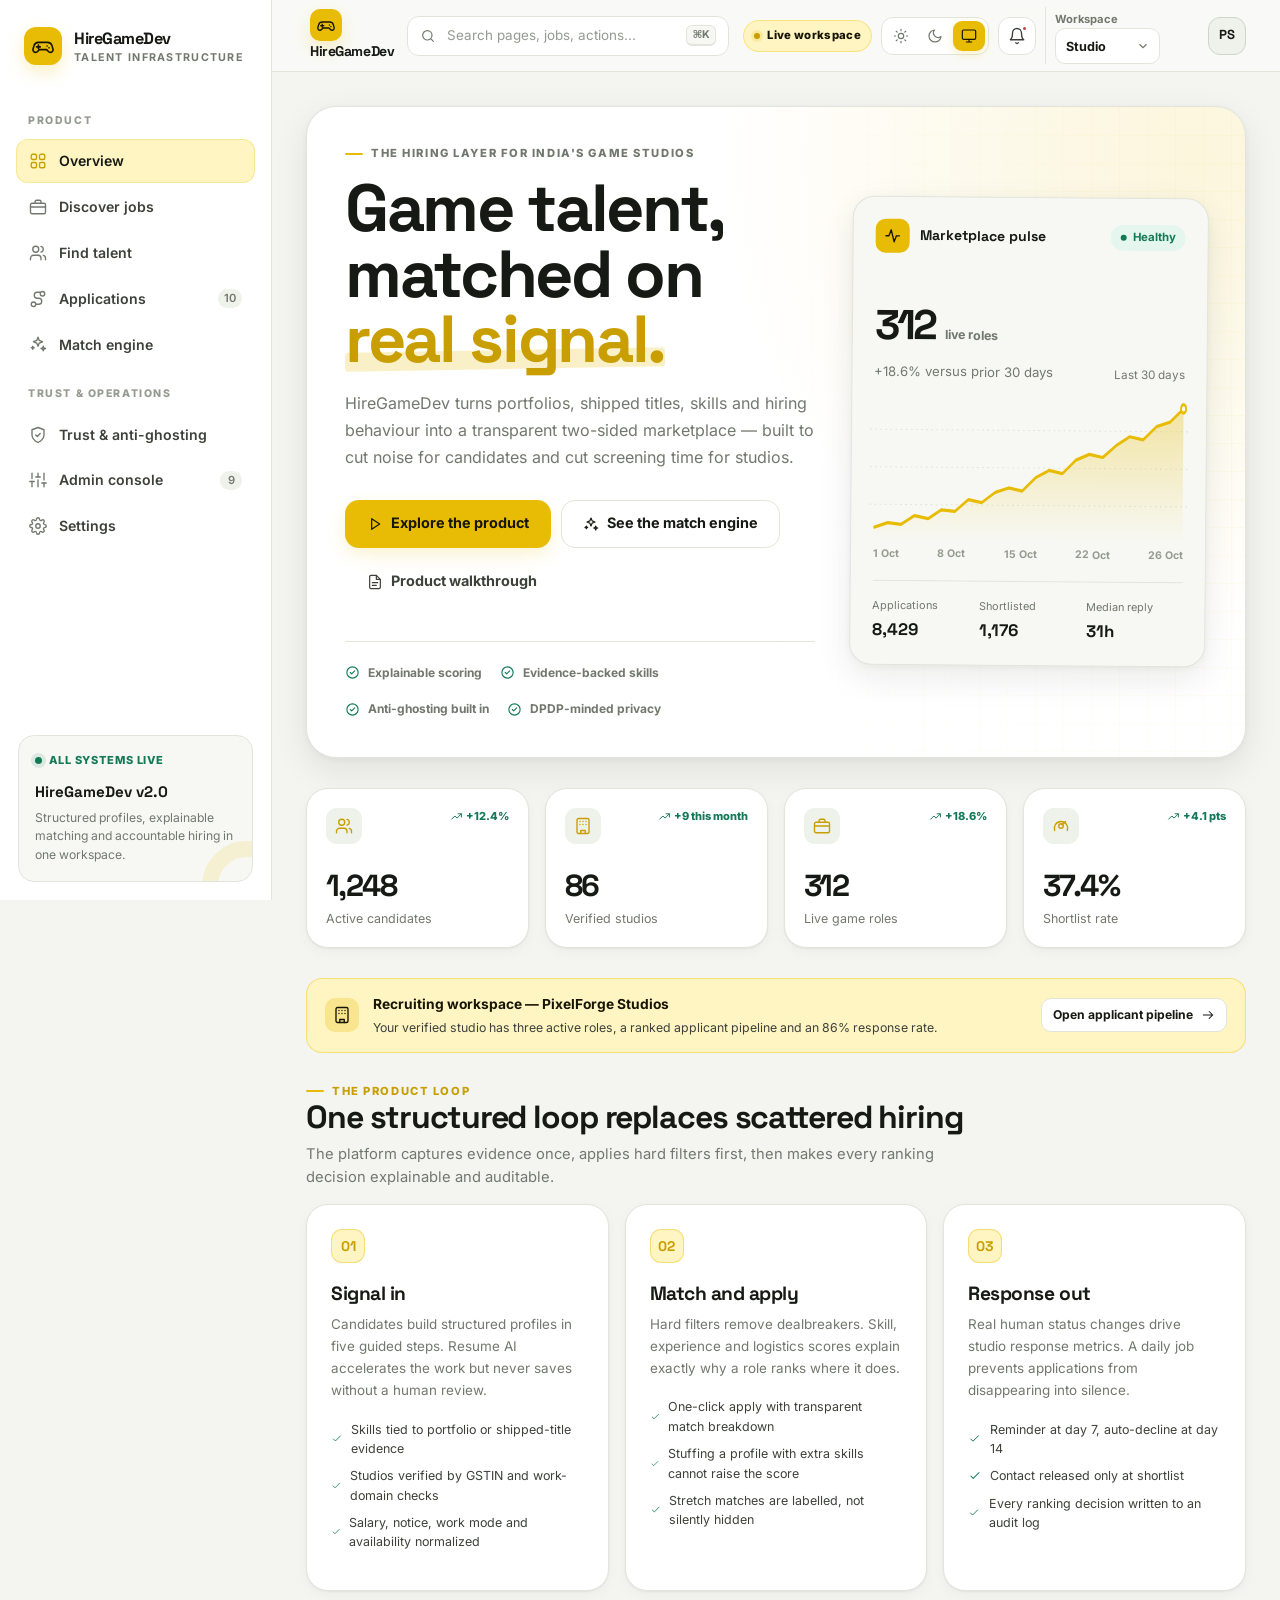
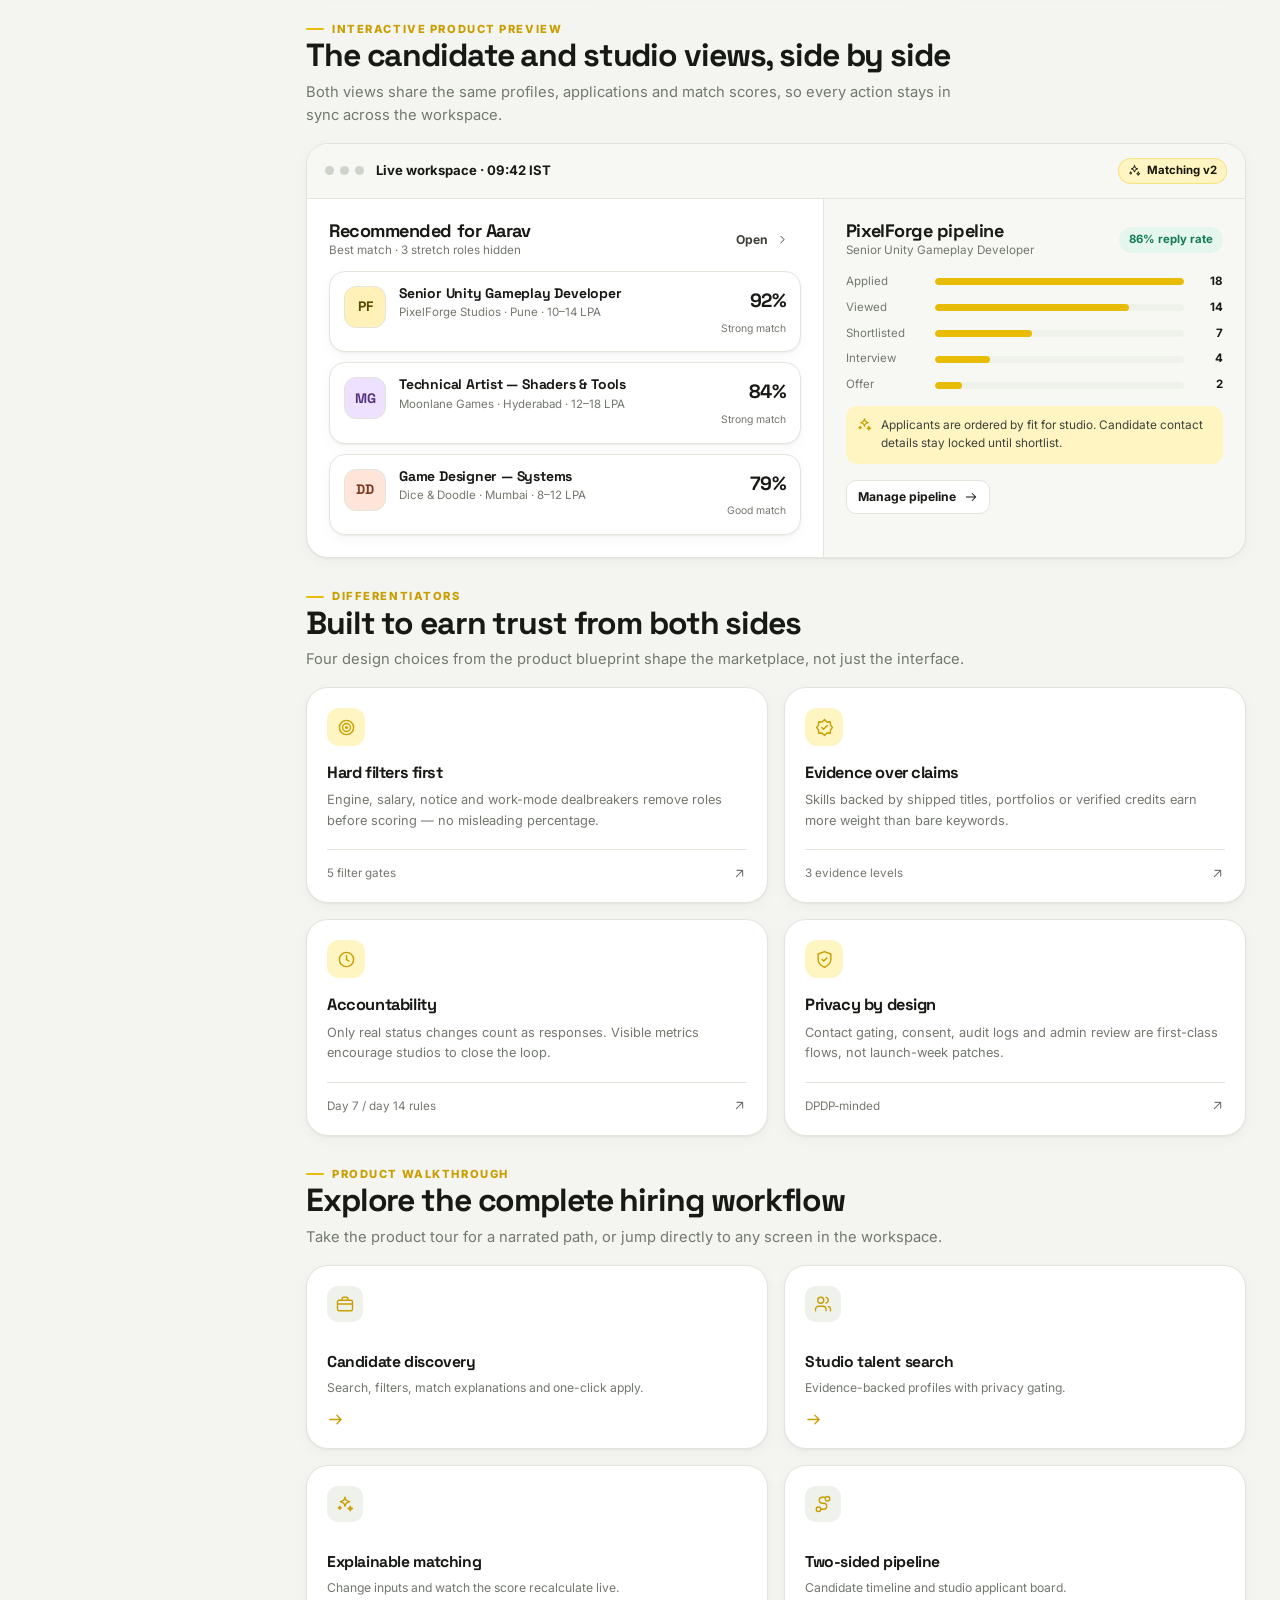
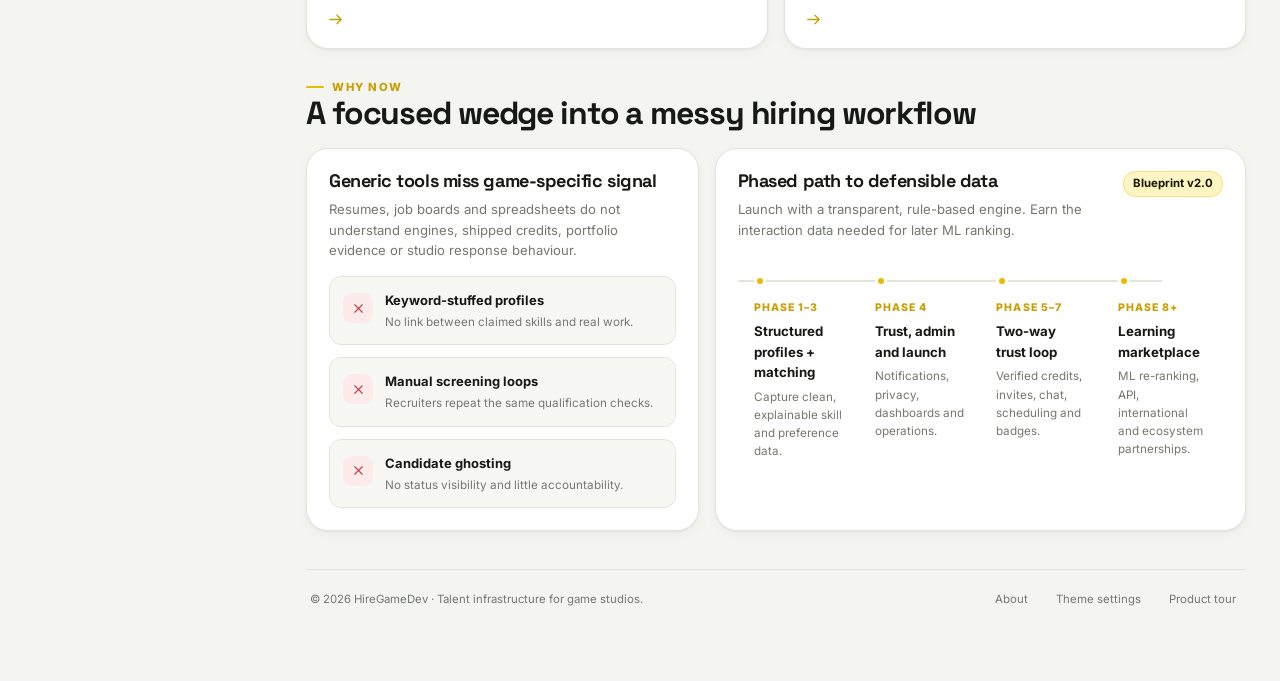
<file: index.html>
<!doctype html>
<html lang="en" data-theme="light" data-theme-pref="system">
<head>
  <meta charset="utf-8">
  <meta name="viewport" content="width=device-width, initial-scale=1, viewport-fit=cover">
  <meta name="color-scheme" content="light dark">
  <meta name="theme-color" content="#0b0c0a">
  <meta name="description" content="HireGameDev — a trusted hiring workspace for game developers and studios.">
  <link rel="icon" href="data:image/svg+xml,%3Csvg xmlns='http://www.w3.org/2000/svg' viewBox='0 0 64 64'%3E%3Crect width='64' height='64' rx='16' fill='%23e8bc05'/%3E%3Cpath d='M18 25h28a9 9 0 0 1 8.6 6.5l2 7.2A5.4 5.4 0 0 1 51.5 45c-1.8 0-3.1-.9-4.3-2.3L43 38H21l-4.2 4.7C15.6 44.1 14.3 45 12.5 45a5.4 5.4 0 0 1-5.2-6.3l2-7.2A9 9 0 0 1 18 25Z' fill='none' stroke='%23171504' stroke-width='4' stroke-linejoin='round'/%3E%3Cpath d='M20 30v7m-3.5-3.5h7M40 31h.01M44 35h.01' stroke='%23171504' stroke-width='4' stroke-linecap='round'/%3E%3C/svg%3E">
  <title>HireGameDev — Game Talent Workspace</title>
  <script>
    (function () {
      try {
        var pref = localStorage.getItem('hgd.themePref') || 'system';
        var media = window.matchMedia('(prefers-color-scheme: dark)');
        var effective = pref === 'system' ? (media.matches ? 'dark' : 'light') : pref;
        document.documentElement.setAttribute('data-theme', effective);
        document.documentElement.setAttribute('data-theme-pref', pref);
      } catch (e) {}
    })();
  </script>
  <style>@font-face {
  font-family: "Inter";
  font-style: normal;
  font-weight: 100 900;
  font-display: swap;
  src: url("[data-uri]") format("woff2");
}
@font-face {
  font-family: "Space Grotesk";
  font-style: normal;
  font-weight: 300 700;
  font-display: swap;
  src: url("[data-uri]") format("woff2");
}

/* --------------------------------------------------------------------------
   HireGameDev — Neon Yellow + Obsidian design system
   -------------------------------------------------------------------------- */

:root {
  color-scheme: light;
  --bg: #f4f5f1;
  --bg-elevated: #fafbf8;
  --surface: #ffffff;
  --surface-2: #f7f8f4;
  --surface-3: #eff1eb;
  --ink: #171914;
  --ink-soft: #3d413a;
  --muted: #73786e;
  --muted-2: #969b90;
  --line: #e2e5dc;
  --line-strong: #cfd4c8;
  --accent: #e8bc05;
  --accent-strong: #c99e00;
  --accent-soft: #fff5c2;
  --accent-softer: #fffaea;
  --accent-ink: #171504;
  --accent-rgb: 232, 188, 5;
  --success: #147a55;
  --success-soft: #e4f6ed;
  --danger: #c23f42;
  --danger-soft: #fdeaea;
  --warning: #a96608;
  --warning-soft: #fff0d7;
  --info: #3566b8;
  --info-soft: #e8f0ff;
  --header-bg: rgba(250, 251, 248, .88);
  --shadow-sm: 0 1px 2px rgba(18, 22, 15, .05), 0 4px 14px rgba(18, 22, 15, .035);
  --shadow-md: 0 12px 34px rgba(18, 22, 15, .085), 0 2px 6px rgba(18, 22, 15, .04);
  --shadow-lg: 0 30px 90px rgba(9, 12, 8, .18), 0 8px 24px rgba(9, 12, 8, .09);
  --radius-xs: 9px;
  --radius-sm: 12px;
  --radius-md: 16px;
  --radius-lg: 22px;
  --radius-xl: 30px;
  --content-pad: 34px;
  --sidebar-w: 272px;
  --topbar-h: 72px;
  --fast: 140ms cubic-bezier(.2, .7, .3, 1);
  --normal: 220ms cubic-bezier(.2, .7, .3, 1);
}

:root[data-theme="dark"] {
  color-scheme: dark;
  --bg: #0b0c0a;
  --bg-elevated: #0f110e;
  --surface: #131511;
  --surface-2: #181b16;
  --surface-3: #20241d;
  --ink: #f4f6ed;
  --ink-soft: #d6dacf;
  --muted: #a1a89b;
  --muted-2: #7f877a;
  --line: #292e25;
  --line-strong: #3a4135;
  --accent: #e8ff2f;
  --accent-strong: #d4ec00;
  --accent-soft: #343a08;
  --accent-softer: #202309;
  --accent-ink: #101203;
  --accent-rgb: 232, 255, 47;
  --success: #5ee39d;
  --success-soft: #102b21;
  --danger: #ff7d7f;
  --danger-soft: #35191a;
  --warning: #ffc26b;
  --warning-soft: #35260e;
  --info: #89b4ff;
  --info-soft: #16233a;
  --header-bg: rgba(11, 12, 10, .88);
  --shadow-sm: 0 1px 2px rgba(0, 0, 0, .35), 0 5px 18px rgba(0, 0, 0, .18);
  --shadow-md: 0 16px 42px rgba(0, 0, 0, .34), 0 2px 8px rgba(0, 0, 0, .2);
  --shadow-lg: 0 30px 90px rgba(0, 0, 0, .58), 0 8px 24px rgba(0, 0, 0, .38);
}

*, *::before, *::after { box-sizing: border-box; }

html { min-width: 320px; scroll-behavior: smooth; }

body {
  margin: 0;
  min-height: 100vh;
  background:
    radial-gradient(circle at 82% -12%, rgba(var(--accent-rgb), .075), transparent 32rem),
    var(--bg);
  color: var(--ink);
  font-family: "Inter", ui-sans-serif, system-ui, -apple-system, BlinkMacSystemFont, "Segoe UI", sans-serif;
  font-size: 14px;
  line-height: 1.55;
  -webkit-font-smoothing: antialiased;
  text-rendering: optimizeLegibility;
}

body.no-scroll { overflow: hidden; }
body[data-density="compact"] { --content-pad: 24px; --topbar-h: 64px; }
body[data-density="compact"] .card { border-radius: var(--radius-md); }
body[data-density="compact"] .page { gap: 18px; }
body[data-density="compact"] .section { margin-top: 6px; }

h1, h2, h3, h4, h5, h6, .heading-font {
  margin: 0;
  font-family: "Space Grotesk", "Inter", ui-sans-serif, system-ui, sans-serif;
  font-weight: 700;
  letter-spacing: -.035em;
  line-height: 1.12;
  color: var(--ink);
}

h1 { font-size: clamp(2.45rem, 5vw, 4.7rem); }
h2 { font-size: clamp(1.6rem, 2.5vw, 2.35rem); }
h3 { font-size: 1.13rem; letter-spacing: -.025em; }
h4 { font-size: .98rem; letter-spacing: -.015em; }
p { margin: 0; }
a { color: inherit; text-decoration: none; }
button, input, select, textarea { font: inherit; color: inherit; }
button { cursor: pointer; }
svg { display: block; }
::selection { background: rgba(var(--accent-rgb), .38); color: var(--ink); }

:where(a, button, input, select, textarea, [tabindex]):focus-visible {
  outline: none;
  box-shadow: 0 0 0 3px var(--bg), 0 0 0 6px rgba(var(--accent-rgb), .72);
  border-radius: var(--radius-xs);
}

.skip-link {
  position: fixed;
  top: 10px;
  left: 10px;
  z-index: 9999;
  padding: 10px 14px;
  border-radius: 10px;
  background: var(--accent);
  color: var(--accent-ink);
  font-weight: 700;
  transform: translateY(-160%);
  transition: transform var(--fast);
}
.skip-link:focus { transform: translateY(0); }
.noscript { position: fixed; inset: auto 12px 12px; padding: 14px; z-index: 999; border-radius: 12px; background: var(--danger-soft); color: var(--danger); }

/* App shell */

.app-shell { display: grid; grid-template-columns: var(--sidebar-w) minmax(0, 1fr); min-height: 100vh; }
.main-shell { min-width: 0; }

.sidebar {
  position: sticky;
  top: 0;
  z-index: 60;
  display: flex;
  flex-direction: column;
  height: 100vh;
  min-height: 0;
  padding: 24px 16px 18px;
  border-right: 1px solid var(--line);
  background: var(--surface);
}

.brand {
  display: flex;
  align-items: center;
  gap: 12px;
  padding: 2px 8px 26px;
  border: 0;
  background: none;
  text-align: left;
}
.brand-mark {
  display: grid;
  place-items: center;
  width: 38px;
  height: 38px;
  flex: 0 0 38px;
  border-radius: 12px;
  background: var(--accent);
  color: var(--accent-ink);
  box-shadow: 0 7px 18px rgba(var(--accent-rgb), .23);
}
.brand-name { display: block; font-family: "Space Grotesk", sans-serif; font-size: 1.02rem; font-weight: 700; letter-spacing: -.03em; }
.brand-sub { display: block; margin-top: -1px; color: var(--muted); font-size: .67rem; font-weight: 700; letter-spacing: .12em; text-transform: uppercase; }

.nav-scroll { flex: 1; min-height: 0; overflow-y: auto; scrollbar-width: thin; padding: 2px 0 10px; }
.nav-label { padding: 18px 12px 8px; color: var(--muted-2); font-size: .66rem; font-weight: 800; letter-spacing: .15em; text-transform: uppercase; }
.nav-item {
  position: relative;
  display: flex;
  align-items: center;
  gap: 12px;
  width: 100%;
  margin: 2px 0;
  padding: 10px 12px;
  border: 1px solid transparent;
  border-radius: 12px;
  background: transparent;
  color: var(--ink-soft);
  font-size: .88rem;
  font-weight: 600;
  text-align: left;
  transition: background var(--fast), color var(--fast), border-color var(--fast), transform var(--fast);
}
.nav-item svg { color: var(--muted); transition: color var(--fast); }
.nav-item:hover { background: var(--surface-2); color: var(--ink); }
.nav-item.active { background: var(--accent-soft); border-color: rgba(var(--accent-rgb), .25); color: var(--ink); }
.nav-item.active svg { color: var(--accent-strong); }
.nav-item.active::before {
  content: "";
  position: absolute;
  left: -17px;
  width: 3px;
  height: 22px;
  border-radius: 0 4px 4px 0;
  background: var(--accent);
}
.nav-count { margin-left: auto; min-width: 22px; padding: 1px 6px; border-radius: 99px; background: var(--surface-3); color: var(--muted); font-size: .7rem; text-align: center; }
.nav-item.active .nav-count { background: rgba(var(--accent-rgb), .22); color: var(--accent-ink); }

.sidebar-card {
  position: relative;
  overflow: hidden;
  margin: 12px 2px 0;
  padding: 16px;
  border: 1px solid var(--line);
  border-radius: var(--radius-md);
  background: var(--surface-2);
}
.sidebar-card::after {
  content: "";
  position: absolute;
  width: 90px;
  height: 90px;
  right: -40px;
  bottom: -50px;
  border: 16px solid rgba(var(--accent-rgb), .14);
  border-radius: 50%;
}
.sidebar-card strong { display: block; position: relative; z-index: 1; font-family: "Space Grotesk", sans-serif; font-size: .95rem; }
.sidebar-card p { position: relative; z-index: 1; margin-top: 5px; color: var(--muted); font-size: .76rem; }
.sidebar-card .status-live { display: flex; align-items: center; gap: 7px; margin-bottom: 11px; color: var(--success); font-size: .69rem; font-weight: 800; letter-spacing: .08em; text-transform: uppercase; }
.live-dot { width: 7px; height: 7px; border-radius: 50%; background: currentColor; box-shadow: 0 0 0 4px rgba(20, 122, 85, .12); }

.sidebar-backdrop { display: none; }

.topbar {
  position: sticky;
  top: 0;
  z-index: 50;
  display: flex;
  align-items: center;
  gap: 14px;
  height: var(--topbar-h);
  padding: 0 var(--content-pad);
  border-bottom: 1px solid var(--line);
  background: var(--header-bg);
  backdrop-filter: blur(18px) saturate(140%);
}
.topbar-left, .topbar-actions, .topbar-search-wrap { display: flex; align-items: center; min-width: 0; }
.topbar-left { gap: 10px; }
.topbar-actions { gap: 9px; margin-left: auto; }
.topbar-search-wrap { position: relative; width: min(340px, 28vw); }
.topbar-search {
  display: flex;
  align-items: center;
  gap: 9px;
  width: 100%;
  height: 40px;
  padding: 0 12px;
  border: 1px solid var(--line);
  border-radius: 12px;
  background: var(--surface);
  color: var(--muted);
}
.topbar-search input { min-width: 0; flex: 1; border: 0; outline: 0; background: transparent; font-size: .84rem; }
.topbar-search input::placeholder { color: var(--muted-2); }
.kbd { display: inline-flex; align-items: center; justify-content: center; min-width: 23px; height: 21px; padding: 0 5px; border: 1px solid var(--line); border-bottom-width: 2px; border-radius: 6px; background: var(--surface-2); color: var(--muted); font-family: inherit; font-size: .67rem; font-weight: 700; }
.workspace-chip { display: inline-flex; align-items: center; gap: 7px; height: 32px; padding: 0 10px; border: 1px solid rgba(var(--accent-rgb), .32); border-radius: 99px; background: var(--accent-soft); color: var(--accent-ink); font-size: .71rem; font-weight: 800; letter-spacing: .03em; white-space: nowrap; }
.workspace-chip .live-dot { width: 6px; height: 6px; background: var(--accent-strong); box-shadow: 0 0 0 3px rgba(var(--accent-rgb), .19); }

.theme-switch {
  display: flex;
  align-items: center;
  gap: 2px;
  padding: 3px;
  border: 1px solid var(--line);
  border-radius: 12px;
  background: var(--surface);
}
.theme-btn {
  display: grid;
  place-items: center;
  width: 32px;
  height: 30px;
  border: 0;
  border-radius: 9px;
  background: transparent;
  color: var(--muted);
  transition: color var(--fast), background var(--fast), box-shadow var(--fast);
}
.theme-btn:hover { color: var(--ink); }
.theme-btn[aria-pressed="true"] { background: var(--accent); color: var(--accent-ink); box-shadow: 0 3px 10px rgba(var(--accent-rgb), .24); }
.icon-btn {
  position: relative;
  display: grid;
  place-items: center;
  width: 38px;
  height: 38px;
  flex: 0 0 38px;
  border: 1px solid var(--line);
  border-radius: 12px;
  background: var(--surface);
  color: var(--ink-soft);
  transition: background var(--fast), border-color var(--fast), transform var(--fast);
}
.icon-btn:hover { background: var(--surface-2); border-color: var(--line-strong); }
.icon-btn:active { transform: scale(.97); }
.icon-btn.accent { background: var(--accent-soft); border-color: rgba(var(--accent-rgb), .3); color: var(--accent-ink); }
.notif-dot { position: absolute; top: 7px; right: 7px; width: 7px; height: 7px; border: 2px solid var(--surface); border-radius: 50%; background: var(--danger); }

.role-picker { display: flex; align-items: center; gap: 8px; padding-left: 9px; border-left: 1px solid var(--line); }
.role-label { color: var(--muted); font-size: .7rem; font-weight: 700; }
.select-mini {
  height: 36px;
  padding: 0 30px 0 10px;
  border: 1px solid var(--line);
  border-radius: 10px;
  background: var(--surface) url("data:image/svg+xml,%3Csvg xmlns='http://www.w3.org/2000/svg' width='14' height='14' viewBox='0 0 24 24' fill='none' stroke='%2373786e' stroke-width='2'%3E%3Cpath d='m6 9 6 6 6-6'/%3E%3C/svg%3E") no-repeat right 9px center;
  color: var(--ink);
  font-size: .79rem;
  font-weight: 700;
  appearance: none;
}
.avatar {
  display: grid;
  place-items: center;
  width: 38px;
  height: 38px;
  flex: 0 0 38px;
  border: 1px solid var(--line-strong);
  border-radius: 12px;
  background: var(--surface-3);
  color: var(--ink);
  font-family: "Space Grotesk", sans-serif;
  font-size: .82rem;
  font-weight: 700;
}

.command-popover, .notif-popover, .account-popover {
  position: absolute;
  top: calc(100% + 10px);
  z-index: 100;
  width: min(430px, calc(100vw - 24px));
  padding: 8px;
  border: 1px solid var(--line);
  border-radius: var(--radius-md);
  background: var(--surface);
  box-shadow: var(--shadow-lg);
}
.command-popover { left: 0; }
.notif-popover, .account-popover { right: 0; }
.popover-title { padding: 8px 10px 7px; color: var(--muted); font-size: .68rem; font-weight: 800; letter-spacing: .1em; text-transform: uppercase; }
.command-item, .notif-item, .account-item {
  display: flex;
  align-items: center;
  gap: 11px;
  width: 100%;
  padding: 10px;
  border: 0;
  border-radius: 10px;
  background: transparent;
  color: var(--ink);
  text-align: left;
}
.command-item:hover, .notif-item:hover, .account-item:hover { background: var(--surface-2); }
.command-icon, .notif-icon { display: grid; place-items: center; width: 32px; height: 32px; flex: 0 0 32px; border-radius: 9px; background: var(--accent-soft); color: var(--accent-strong); }
.command-text, .notif-text { min-width: 0; flex: 1; }
.command-text strong, .notif-text strong { display: block; font-size: .82rem; }
.command-text span, .notif-text span { display: block; overflow: hidden; color: var(--muted); font-size: .74rem; text-overflow: ellipsis; white-space: nowrap; }
.command-item .kbd { margin-left: auto; }
.notif-item.unread { background: rgba(var(--accent-rgb), .055); }
.notif-item.unread .notif-icon { background: var(--accent); color: var(--accent-ink); }
.popover-footer { display: flex; align-items: center; justify-content: space-between; gap: 8px; margin-top: 5px; padding: 8px 10px 4px; border-top: 1px solid var(--line); }

/* Page structure */

.page-root { display: block; min-height: calc(100vh - var(--topbar-h)); }
.page { display: flex; flex-direction: column; gap: 30px; max-width: 1560px; margin: 0 auto; padding: var(--content-pad) var(--content-pad) 72px; }
.page > *, .section > *, .grid > *, .candidate-layout > *, .jobs-layout > *, .match-lab > *, .settings-layout > *, .queue-list > * { min-width: 0; }
.section { display: flex; flex-direction: column; gap: 16px; min-width: 0; }
.section-heading { display: flex; align-items: flex-end; justify-content: space-between; gap: 20px; }
.section-heading .kicker { color: var(--accent-strong); }
.section-heading p { max-width: 660px; margin-top: 7px; color: var(--muted); font-size: .92rem; }
.page-heading { display: flex; align-items: flex-start; justify-content: space-between; gap: 22px; }
.page-heading .kicker { margin-bottom: 9px; }
.page-heading h1 { font-size: clamp(2rem, 3.6vw, 3.2rem); }
.page-heading p { max-width: 720px; margin-top: 10px; color: var(--muted); font-size: .95rem; }
.page-actions { display: flex; align-items: center; gap: 9px; flex-wrap: wrap; justify-content: flex-end; }
.kicker { display: flex; align-items: center; gap: 8px; color: var(--muted); font-size: .7rem; font-weight: 800; letter-spacing: .14em; text-transform: uppercase; }
.kicker::before { content: ""; width: 18px; height: 2px; border-radius: 9px; background: var(--accent); }

.card {
  position: relative;
  border: 1px solid var(--line);
  border-radius: var(--radius-lg);
  background: var(--surface);
  box-shadow: var(--shadow-sm);
}
.card.pad { padding: 22px; }
.card.flat { box-shadow: none; }
.card.accent-card { overflow: hidden; border-color: rgba(var(--accent-rgb), .35); background: linear-gradient(145deg, var(--accent-soft), var(--surface) 62%); }
.card.quiet { background: var(--surface-2); }
.card-hover { transition: border-color var(--normal), box-shadow var(--normal), transform var(--normal); }
.card-hover:hover { border-color: var(--line-strong); box-shadow: var(--shadow-md); transform: translateY(-2px); }
.card-head { display: flex; align-items: flex-start; justify-content: space-between; gap: 14px; }
.card-head p { margin-top: 5px; color: var(--muted); font-size: .82rem; }

.grid { display: grid; gap: 16px; }
.grid-2 { grid-template-columns: repeat(2, minmax(0, 1fr)); }
.grid-3 { grid-template-columns: repeat(3, minmax(0, 1fr)); }
.grid-4 { grid-template-columns: repeat(4, minmax(0, 1fr)); }
.grid-hero { grid-template-columns: minmax(0, 1.08fr) minmax(370px, .82fr); }
.grid-sidebar { grid-template-columns: minmax(0, 1fr) 330px; }
.grid-lab { grid-template-columns: minmax(0, 1.05fr) minmax(360px, .95fr); }
.flex { display: flex; align-items: center; }
.flex-wrap { flex-wrap: wrap; }
.gap-4 { gap: 4px; } .gap-6 { gap: 6px; } .gap-8 { gap: 8px; } .gap-10 { gap: 10px; } .gap-12 { gap: 12px; } .gap-16 { gap: 16px; } .gap-20 { gap: 20px; }
.justify-between { justify-content: space-between; }
.items-start { align-items: flex-start; }
.items-end { align-items: flex-end; }
.text-muted { color: var(--muted); }
.text-soft { color: var(--ink-soft); }
.text-success { color: var(--success); }
.text-warning { color: var(--warning); }
.text-danger { color: var(--danger); }
.text-accent { color: var(--accent-strong); }
.text-sm { font-size: .82rem; }
.text-xs { font-size: .73rem; }
.text-right { text-align: right; }
.nowrap { white-space: nowrap; }
.strong { font-weight: 700; }
.mt-4 { margin-top: 4px; } .mt-8 { margin-top: 8px; } .mt-12 { margin-top: 12px; } .mt-16 { margin-top: 16px; } .mt-20 { margin-top: 20px; } .mt-24 { margin-top: 24px; }
.mb-8 { margin-bottom: 8px; } .mb-12 { margin-bottom: 12px; } .mb-16 { margin-bottom: 16px; } .mb-20 { margin-bottom: 20px; }
.divider { height: 1px; margin: 18px 0; background: var(--line); }
.full-width { width: 100%; }

/* Controls */

.btn {
  display: inline-flex;
  align-items: center;
  justify-content: center;
  gap: 8px;
  min-height: 40px;
  padding: 0 15px;
  border: 1px solid transparent;
  border-radius: 12px;
  background: transparent;
  font-size: .84rem;
  font-weight: 700;
  line-height: 1;
  white-space: nowrap;
  transition: background var(--fast), border-color var(--fast), color var(--fast), box-shadow var(--fast), transform var(--fast);
}
.btn:hover { transform: translateY(-1px); }
.btn:active { transform: translateY(0) scale(.99); }
.btn:disabled { cursor: not-allowed; opacity: .5; transform: none; }
.btn-primary { background: var(--accent); color: var(--accent-ink); box-shadow: 0 7px 18px rgba(var(--accent-rgb), .18); }
.btn-primary:hover { background: var(--accent-strong); box-shadow: 0 9px 22px rgba(var(--accent-rgb), .27); }
.btn-secondary { border-color: var(--line); background: var(--surface); color: var(--ink); }
.btn-secondary:hover { border-color: var(--line-strong); background: var(--surface-2); }
.btn-ghost { color: var(--ink-soft); }
.btn-ghost:hover { background: var(--surface-2); }
.btn-soft { background: var(--accent-soft); color: var(--accent-ink); }
.btn-danger { background: var(--danger-soft); color: var(--danger); }
.btn-sm { min-height: 34px; padding: 0 11px; border-radius: 10px; font-size: .76rem; }
.btn-lg { min-height: 48px; padding: 0 21px; border-radius: 14px; font-size: .9rem; }
.btn-block { width: 100%; }
.btn-icon-only { width: 40px; padding: 0; }

.input, .select, .textarea {
  width: 100%;
  min-width: 0;
  max-width: 100%;
  min-height: 40px;
  padding: 9px 12px;
  border: 1px solid var(--line);
  border-radius: 11px;
  outline: 0;
  background: var(--surface);
  color: var(--ink);
  font-size: .84rem;
  transition: border-color var(--fast), box-shadow var(--fast), background var(--fast);
}
.input::placeholder, .textarea::placeholder { color: var(--muted-2); }
.input:focus, .select:focus, .textarea:focus { border-color: rgba(var(--accent-rgb), .75); box-shadow: 0 0 0 3px rgba(var(--accent-rgb), .14); }
.select {
  padding-right: 32px;
  background-image: url("data:image/svg+xml,%3Csvg xmlns='http://www.w3.org/2000/svg' width='14' height='14' viewBox='0 0 24 24' fill='none' stroke='%2373786e' stroke-width='2'%3E%3Cpath d='m6 9 6 6 6-6'/%3E%3C/svg%3E");
  background-repeat: no-repeat;
  background-position: right 10px center;
  appearance: none;
}
.textarea { min-height: 96px; resize: vertical; }
.input-icon-wrap { position: relative; flex: 1; min-width: 180px; }
.input-icon-wrap svg { position: absolute; top: 50%; left: 12px; color: var(--muted); transform: translateY(-50%); pointer-events: none; }
.input-icon-wrap .input { padding-left: 37px; }
.field { display: flex; flex-direction: column; gap: 7px; }
.field > label, .field-label { color: var(--ink-soft); font-size: .75rem; font-weight: 700; }
.field-hint { color: var(--muted); font-size: .72rem; }

.filter-bar { display: flex; align-items: center; gap: 10px; flex-wrap: wrap; }
.filter-bar .input-icon-wrap { min-width: 220px; max-width: 340px; }
.filter-bar .select { width: auto; min-width: 132px; }
.segmented { display: inline-flex; align-items: center; gap: 2px; padding: 3px; border: 1px solid var(--line); border-radius: 12px; background: var(--surface-2); }
.segmented button {
  min-height: 32px;
  padding: 0 12px;
  border: 0;
  border-radius: 9px;
  background: transparent;
  color: var(--muted);
  font-size: .77rem;
  font-weight: 700;
  white-space: nowrap;
}
.segmented button:hover { color: var(--ink); }
.segmented button.active { background: var(--surface); color: var(--ink); box-shadow: var(--shadow-sm); }
:root[data-theme="dark"] .segmented button.active { background: var(--accent-soft); color: var(--accent); }

.toggle { display: inline-flex; align-items: center; gap: 10px; cursor: pointer; }
.toggle input { position: absolute; opacity: 0; pointer-events: none; }
.toggle-track { position: relative; width: 40px; height: 23px; flex: 0 0 40px; border: 1px solid var(--line-strong); border-radius: 99px; background: var(--surface-3); transition: background var(--fast), border-color var(--fast); }
.toggle-track::after { content: ""; position: absolute; top: 3px; left: 3px; width: 15px; height: 15px; border-radius: 50%; background: var(--surface); box-shadow: 0 1px 3px rgba(0,0,0,.2); transition: transform var(--fast); }
.toggle input:checked + .toggle-track { border-color: var(--accent); background: var(--accent); }
.toggle input:checked + .toggle-track::after { transform: translateX(17px); background: var(--accent-ink); }
.toggle input:focus-visible + .toggle-track { box-shadow: 0 0 0 3px var(--bg), 0 0 0 6px rgba(var(--accent-rgb), .72); }
.toggle-label { color: var(--ink-soft); font-size: .8rem; font-weight: 700; }

.chip, .badge {
  display: inline-flex;
  align-items: center;
  gap: 6px;
  min-height: 26px;
  padding: 3px 9px;
  border: 1px solid var(--line);
  border-radius: 99px;
  background: var(--surface-2);
  color: var(--ink-soft);
  font-size: .71rem;
  font-weight: 700;
  line-height: 1.2;
  white-space: nowrap;
}
.chip.accent, .badge.accent { border-color: rgba(var(--accent-rgb), .34); background: var(--accent-soft); color: var(--accent-ink); }
.chip.success, .badge.success { border-color: transparent; background: var(--success-soft); color: var(--success); }
.chip.warning, .badge.warning { border-color: transparent; background: var(--warning-soft); color: var(--warning); }
.chip.danger, .badge.danger { border-color: transparent; background: var(--danger-soft); color: var(--danger); }
.chip.info, .badge.info { border-color: transparent; background: var(--info-soft); color: var(--info); }
.chip.solid { border-color: transparent; background: var(--surface-3); color: var(--ink); }
.chip-button { border: 1px solid var(--line); background: var(--surface); cursor: pointer; transition: background var(--fast), border-color var(--fast); }
.chip-button:hover, .chip-button.active { border-color: rgba(var(--accent-rgb), .55); background: var(--accent-soft); color: var(--accent-ink); }
.badge-dot { width: 6px; height: 6px; border-radius: 50%; background: currentColor; }

.progress { height: 7px; overflow: hidden; border-radius: 99px; background: var(--surface-3); }
.progress > span { display: block; height: 100%; border-radius: inherit; background: var(--accent); transition: width var(--normal); }
.progress.success > span { background: var(--success); }
.progress.warning > span { background: var(--warning); }
.progress.danger > span { background: var(--danger); }
.meter-row { display: grid; grid-template-columns: 125px minmax(0, 1fr) 44px; gap: 12px; align-items: center; font-size: .76rem; }
.meter-row > span:last-child { color: var(--ink); font-weight: 700; text-align: right; }

.range { width: 100%; height: 6px; appearance: none; border-radius: 99px; background: linear-gradient(90deg, var(--accent) var(--range-fill, 50%), var(--surface-3) var(--range-fill, 50%)); outline: 0; }
.range::-webkit-slider-thumb { width: 18px; height: 18px; appearance: none; border: 3px solid var(--surface); border-radius: 50%; background: var(--accent); box-shadow: 0 1px 5px rgba(0,0,0,.22); cursor: grab; }
.range::-moz-range-thumb { width: 13px; height: 13px; border: 3px solid var(--surface); border-radius: 50%; background: var(--accent); box-shadow: 0 1px 5px rgba(0,0,0,.22); cursor: grab; }
.range:focus-visible { box-shadow: 0 0 0 3px var(--bg), 0 0 0 6px rgba(var(--accent-rgb), .72); }

/* Hero and overview */

.hero {
  position: relative;
  overflow: hidden;
  display: grid;
  grid-template-columns: minmax(0, 1.08fr) minmax(350px, .82fr);
  gap: 36px;
  align-items: center;
  min-height: 480px;
  padding: 46px;
  border: 1px solid var(--line);
  border-radius: var(--radius-xl);
  background:
    radial-gradient(circle at 95% 8%, rgba(var(--accent-rgb), .14), transparent 30rem),
    var(--surface);
  box-shadow: var(--shadow-md);
}
.hero::before {
  content: "";
  position: absolute;
  inset: 0;
  background-image: linear-gradient(rgba(var(--accent-rgb), .045) 1px, transparent 1px), linear-gradient(90deg, rgba(var(--accent-rgb), .045) 1px, transparent 1px);
  background-size: 28px 28px;
  mask-image: linear-gradient(90deg, transparent 40%, #000 100%);
  pointer-events: none;
}
.hero-copy, .hero-visual { position: relative; z-index: 1; }
.hero h1 { max-width: 800px; margin: 14px 0 18px; font-size: clamp(2.8rem, 5.2vw, 5.15rem); line-height: .98; }
.hero h1 .highlight { position: relative; display: inline-block; z-index: 1; color: var(--accent-strong); }
.hero h1 .highlight::after { content: ""; position: absolute; z-index: -1; left: 0; right: 0; bottom: .05em; height: .28em; border-radius: 3px; background: rgba(var(--accent-rgb), .22); transform: rotate(-1deg); }
.hero .lede { max-width: 620px; color: var(--muted); font-size: clamp(.98rem, 1.25vw, 1.14rem); line-height: 1.7; }
.hero-actions { display: flex; gap: 10px; flex-wrap: wrap; margin-top: 28px; }
.hero-proof { display: flex; align-items: center; gap: 18px; flex-wrap: wrap; margin-top: 35px; padding-top: 22px; border-top: 1px solid var(--line); }
.hero-proof .proof-item { display: flex; align-items: center; gap: 8px; color: var(--muted); font-size: .75rem; font-weight: 700; }
.hero-proof .proof-item svg { color: var(--success); }

.pulse-card { padding: 22px; border: 1px solid var(--line); border-radius: var(--radius-lg); background: var(--surface-2); box-shadow: var(--shadow-md); transform: rotate(.5deg); }
.pulse-card .pulse-top { display: flex; align-items: center; justify-content: space-between; gap: 14px; }
.pulse-title { display: flex; align-items: center; gap: 10px; font-family: "Space Grotesk", sans-serif; font-weight: 700; }
.pulse-icon { display: grid; place-items: center; width: 34px; height: 34px; border-radius: 10px; background: var(--accent); color: var(--accent-ink); }
.pulse-value { margin-top: 20px; font-family: "Space Grotesk", sans-serif; font-size: 2.6rem; font-weight: 700; letter-spacing: -.055em; }
.pulse-value small { color: var(--muted); font-family: "Inter", sans-serif; font-size: .78rem; font-weight: 700; letter-spacing: 0; }
.chart-wrap { position: relative; height: 150px; margin: 10px -4px 0; }
.chart-svg { width: 100%; height: 100%; overflow: visible; }
.chart-grid-line { stroke: var(--line); stroke-width: 1; stroke-dasharray: 3 5; }
.chart-area { fill: url(#areaGradient); }
.chart-line { fill: none; stroke: var(--accent); stroke-width: 3; stroke-linecap: round; stroke-linejoin: round; }
.chart-dot { fill: var(--surface); stroke: var(--accent); stroke-width: 3; }
.chart-labels { display: flex; justify-content: space-between; margin-top: 4px; color: var(--muted-2); font-size: .66rem; font-weight: 700; }
.pulse-stats { display: grid; grid-template-columns: repeat(3, 1fr); gap: 10px; margin-top: 18px; padding-top: 16px; border-top: 1px solid var(--line); }
.pulse-stat span { display: block; color: var(--muted); font-size: .68rem; }
.pulse-stat strong { display: block; margin-top: 2px; font-family: "Space Grotesk", sans-serif; font-size: 1.05rem; }

.metric-card { min-height: 138px; padding: 19px; }
.metric-card .metric-icon { display: grid; place-items: center; width: 36px; height: 36px; border-radius: 11px; background: var(--surface-3); color: var(--accent-strong); }
.metric-card .metric-value { margin-top: 18px; font-family: "Space Grotesk", sans-serif; font-size: 1.9rem; font-weight: 700; letter-spacing: -.05em; }
.metric-card .metric-label { color: var(--muted); font-size: .78rem; }
.metric-trend { display: inline-flex; align-items: center; gap: 3px; font-size: .69rem; font-weight: 800; }

.loop-grid { grid-template-columns: repeat(3, minmax(0, 1fr)); }
.loop-card { padding: 24px; }
.loop-number { display: inline-flex; align-items: center; justify-content: center; width: 34px; height: 34px; border: 1px solid rgba(var(--accent-rgb), .4); border-radius: 11px; background: var(--accent-soft); color: var(--accent-strong); font-family: "Space Grotesk", sans-serif; font-weight: 700; }
.loop-card h3 { margin-top: 20px; font-size: 1.2rem; }
.loop-card p { margin-top: 8px; color: var(--muted); font-size: .84rem; line-height: 1.65; }
.loop-card .loop-list { display: flex; flex-direction: column; gap: 8px; margin-top: 18px; padding: 0; list-style: none; }
.loop-card .loop-list li { display: flex; align-items: center; gap: 8px; color: var(--ink-soft); font-size: .78rem; }
.loop-card .loop-list svg { color: var(--success); }

.feature-grid { grid-template-columns: repeat(4, minmax(0, 1fr)); }
.feature-card { padding: 20px; }
.feature-card .feature-icon { display: grid; place-items: center; width: 38px; height: 38px; border-radius: 12px; background: var(--accent-soft); color: var(--accent-strong); }
.feature-card h3 { margin-top: 18px; font-size: 1.02rem; }
.feature-card p { margin-top: 8px; color: var(--muted); font-size: .8rem; line-height: 1.6; }
.feature-card .feature-foot { display: flex; align-items: center; justify-content: space-between; margin-top: 18px; padding-top: 14px; border-top: 1px solid var(--line); color: var(--muted); font-size: .73rem; }

.product-preview { overflow: hidden; padding: 0; }
.preview-toolbar { display: flex; align-items: center; justify-content: space-between; gap: 12px; padding: 14px 18px; border-bottom: 1px solid var(--line); background: var(--surface-2); }
.window-dots { display: flex; gap: 6px; }
.window-dots span { width: 9px; height: 9px; border-radius: 50%; background: var(--line-strong); }
.preview-body { display: grid; grid-template-columns: 1.1fr .9fr; gap: 0; min-height: 330px; }
.preview-pane { padding: 22px; }
.preview-pane + .preview-pane { border-left: 1px solid var(--line); background: var(--surface-2); }
.preview-job { display: flex; align-items: flex-start; gap: 13px; padding: 14px; border: 1px solid var(--line); border-radius: var(--radius-md); background: var(--surface); box-shadow: var(--shadow-sm); }
.preview-job + .preview-job { margin-top: 10px; }
.studio-logo { display: grid; place-items: center; width: 42px; height: 42px; flex: 0 0 42px; border: 1px solid var(--line); border-radius: 12px; background: var(--logo-bg, var(--surface-3)); color: var(--logo-ink, var(--ink)); font-family: "Space Grotesk", sans-serif; font-size: .86rem; font-weight: 700; }
.preview-job h4 { font-size: .87rem; }
.preview-job p { margin-top: 3px; color: var(--muted); font-size: .72rem; }
.preview-score { margin-left: auto; text-align: right; }
.preview-score strong { display: block; font-family: "Space Grotesk", sans-serif; font-size: 1.2rem; letter-spacing: -.04em; }
.preview-score span { color: var(--muted); font-size: .65rem; }
.pipeline-mini { display: flex; flex-direction: column; gap: 8px; margin-top: 14px; }
.pipeline-mini-row { display: grid; grid-template-columns: 80px 1fr 30px; gap: 9px; align-items: center; color: var(--muted); font-size: .72rem; }
.pipeline-mini-row strong { color: var(--ink); text-align: right; }

.tour-grid { grid-template-columns: repeat(4, minmax(0, 1fr)); }
.tour-card { display: flex; flex-direction: column; align-items: flex-start; min-height: 184px; padding: 20px; text-align: left; }
.tour-card .tour-icon { display: grid; place-items: center; width: 36px; height: 36px; border-radius: 11px; background: var(--surface-3); color: var(--accent-strong); }
.tour-card h3 { margin-top: auto; padding-top: 24px; font-size: .98rem; }
.tour-card p { margin-top: 7px; color: var(--muted); font-size: .76rem; }
.tour-card .tour-arrow { margin-top: 13px; color: var(--accent-strong); }

.role-banner { display: flex; align-items: center; gap: 14px; padding: 15px 18px; border: 1px solid rgba(var(--accent-rgb), .38); border-radius: var(--radius-md); background: var(--accent-soft); color: var(--accent-ink); }
.role-banner .role-icon { display: grid; place-items: center; width: 34px; height: 34px; flex: 0 0 34px; border-radius: 10px; background: rgba(var(--accent-rgb), .28); }
.role-banner strong { display: block; font-size: .86rem; }
.role-banner p { margin-top: 2px; color: var(--ink-soft); font-size: .77rem; }
.role-banner .btn { margin-left: auto; }

.market-split { grid-template-columns: .85fr 1.15fr; }
.problem-list { display: flex; flex-direction: column; gap: 12px; margin-top: 16px; }
.problem-item { display: flex; gap: 12px; padding: 13px; border: 1px solid var(--line); border-radius: 12px; background: var(--surface-2); }
.problem-item .problem-icon { display: grid; place-items: center; width: 30px; height: 30px; flex: 0 0 30px; border-radius: 9px; background: var(--danger-soft); color: var(--danger); }
.problem-item strong { display: block; font-size: .81rem; }
.problem-item span { display: block; margin-top: 3px; color: var(--muted); font-size: .73rem; }
.roadmap { display: grid; grid-template-columns: repeat(4, minmax(0, 1fr)); gap: 0; padding: 6px 0; }
.roadmap-step { position: relative; padding: 0 16px; }
.roadmap-step::before { content: ""; position: absolute; top: 10px; left: 0; right: 0; height: 2px; background: var(--line); }
.roadmap-step::after { content: ""; position: absolute; top: 5px; left: 16px; width: 12px; height: 12px; border: 3px solid var(--surface); border-radius: 50%; background: var(--accent); }
.roadmap-step:last-child::before { right: 50%; }
.roadmap-step .phase { position: relative; margin-top: 30px; color: var(--accent-strong); font-size: .66rem; font-weight: 800; letter-spacing: .1em; text-transform: uppercase; }
.roadmap-step strong { display: block; margin-top: 5px; font-size: .83rem; }
.roadmap-step p { margin-top: 5px; color: var(--muted); font-size: .73rem; }

/* Jobs */

.toolbar-card { padding: 15px; }
.toolbar-row { display: flex; align-items: center; justify-content: space-between; gap: 12px; flex-wrap: wrap; }
.toolbar-row + .toolbar-row { margin-top: 13px; padding-top: 13px; border-top: 1px solid var(--line); }
.active-filter-line { display: flex; align-items: center; gap: 9px; flex-wrap: wrap; }
.result-count { color: var(--muted); font-size: .79rem; }
.result-count strong { color: var(--ink); }

.jobs-layout { display: grid; grid-template-columns: minmax(0, 1.12fr) minmax(340px, .88fr); gap: 18px; align-items: start; }
.job-list { display: flex; flex-direction: column; gap: 10px; }
.job-card { position: relative; padding: 17px; cursor: pointer; transition: border-color var(--fast), box-shadow var(--fast), transform var(--fast), background var(--fast); }
.job-card:hover { border-color: var(--line-strong); box-shadow: var(--shadow-md); transform: translateY(-1px); }
.job-card.selected { border-color: rgba(var(--accent-rgb), .72); box-shadow: 0 0 0 2px rgba(var(--accent-rgb), .13), var(--shadow-sm); }
.job-card.selected::before { content: ""; position: absolute; top: 18px; bottom: 18px; left: -1px; width: 3px; border-radius: 0 4px 4px 0; background: var(--accent); }
.job-card-head { display: flex; align-items: flex-start; gap: 13px; }
.job-card h3 { font-size: 1rem; }
.job-meta { display: flex; align-items: center; gap: 5px; flex-wrap: wrap; margin-top: 5px; color: var(--muted); font-size: .75rem; }
.job-meta .dot { width: 3px; height: 3px; border-radius: 50%; background: var(--muted-2); }
.job-score { display: grid; place-items: center; width: 54px; height: 54px; flex: 0 0 54px; margin-left: auto; border-radius: 50%; background: conic-gradient(var(--accent) var(--score, 70%), var(--surface-3) 0); }
.job-score::before { content: ""; position: absolute; width: 44px; height: 44px; border-radius: 50%; background: var(--surface); }
.job-score span { position: relative; z-index: 1; font-family: "Space Grotesk", sans-serif; font-size: .92rem; font-weight: 700; }
.job-tags { display: flex; align-items: center; gap: 6px; flex-wrap: wrap; margin-top: 15px; }
.job-card-foot { display: flex; align-items: center; justify-content: space-between; gap: 12px; margin-top: 15px; padding-top: 13px; border-top: 1px solid var(--line); }
.salary { font-family: "Space Grotesk", sans-serif; font-size: .92rem; font-weight: 700; letter-spacing: -.02em; }
.response-pill { display: inline-flex; align-items: center; gap: 5px; color: var(--muted); font-size: .72rem; font-weight: 700; }
.response-pill svg { color: var(--success); }
.save-btn { display: grid; place-items: center; width: 30px; height: 30px; border: 1px solid var(--line); border-radius: 9px; background: var(--surface); color: var(--muted); }
.save-btn.saved { border-color: rgba(var(--accent-rgb), .4); background: var(--accent-soft); color: var(--accent-strong); }

.job-detail { position: sticky; top: calc(var(--topbar-h) + 18px); max-height: calc(100vh - var(--topbar-h) - 36px); overflow-y: auto; padding: 24px; scrollbar-width: thin; }
.detail-hero { display: flex; align-items: flex-start; gap: 14px; }
.detail-hero h2 { font-size: 1.55rem; }
.detail-salary { margin-top: 16px; padding: 14px; border: 1px solid var(--line); border-radius: 14px; background: var(--surface-2); }
.detail-salary strong { font-family: "Space Grotesk", sans-serif; font-size: 1.3rem; letter-spacing: -.04em; }
.detail-salary span { display: block; margin-top: 2px; color: var(--muted); font-size: .72rem; }
.detail-section { margin-top: 20px; }
.detail-section h4 { display: flex; align-items: center; gap: 8px; margin-bottom: 11px; }
.detail-section h4 svg { color: var(--accent-strong); }
.skill-row { display: flex; align-items: center; justify-content: space-between; gap: 10px; padding: 9px 0; border-bottom: 1px solid var(--line); font-size: .79rem; }
.skill-row:last-child { border-bottom: 0; }
.skill-row .skill-name { display: flex; align-items: center; gap: 8px; }
.skill-row .skill-evidence { color: var(--muted); font-size: .7rem; }
.match-breakdown { display: flex; flex-direction: column; gap: 10px; }
.why-note { display: flex; gap: 9px; margin-top: 12px; padding: 11px; border-radius: 11px; background: var(--accent-soft); color: var(--ink-soft); font-size: .74rem; line-height: 1.5; }
.why-note svg { flex: 0 0 auto; color: var(--accent-strong); }
.filter-checks { display: grid; grid-template-columns: repeat(2, 1fr); gap: 8px; }
.filter-check { display: flex; align-items: center; gap: 7px; padding: 8px 9px; border: 1px solid var(--line); border-radius: 10px; color: var(--muted); font-size: .7rem; }
.filter-check svg { color: var(--success); }
.filter-check.fail { border-color: rgba(194,63,66,.3); background: var(--danger-soft); color: var(--danger); }
.filter-check.fail svg { color: var(--danger); }
.detail-actions { display: grid; grid-template-columns: 1fr auto; gap: 9px; margin-top: 20px; }

.empty-state { display: flex; flex-direction: column; align-items: center; justify-content: center; min-height: 280px; padding: 40px 20px; text-align: center; }
.empty-icon { display: grid; place-items: center; width: 56px; height: 56px; border-radius: 18px; background: var(--surface-3); color: var(--muted); }
.empty-state h3 { margin-top: 18px; }
.empty-state p { max-width: 420px; margin-top: 8px; color: var(--muted); font-size: .82rem; }
.empty-state .btn { margin-top: 18px; }

/* Candidates */

.candidate-layout { display: grid; grid-template-columns: minmax(0, 1fr) 310px; gap: 18px; align-items: start; min-width: 0; }
.candidate-grid { display: grid; grid-template-columns: repeat(2, minmax(0, 1fr)); gap: 12px; min-width: 0; }
.candidate-card { min-width: 0; padding: 17px; }
.candidate-top { display: flex; align-items: flex-start; gap: 12px; }
.candidate-avatar { display: grid; place-items: center; width: 44px; height: 44px; flex: 0 0 44px; border: 1px solid var(--line); border-radius: 14px; background: var(--avatar-bg, var(--surface-3)); color: var(--ink); font-family: "Space Grotesk", sans-serif; font-weight: 700; }
.candidate-name { display: flex; align-items: center; gap: 7px; font-family: "Space Grotesk", sans-serif; font-size: .97rem; font-weight: 700; }
.candidate-name svg { color: var(--success); }
.candidate-headline { margin-top: 3px; color: var(--ink-soft); font-size: .77rem; }
.candidate-facts { display: flex; flex-wrap: wrap; gap: 5px 12px; margin-top: 13px; color: var(--muted); font-size: .72rem; }
.candidate-facts span { display: inline-flex; align-items: center; gap: 5px; }
.candidate-skills { display: flex; gap: 6px; flex-wrap: wrap; margin-top: 14px; }
.evidence-chip { display: inline-flex; align-items: center; gap: 4px; padding: 4px 8px; border: 1px solid var(--line); border-radius: 8px; background: var(--surface-2); color: var(--ink-soft); font-size: .68rem; font-weight: 700; }
.evidence-chip svg { color: var(--success); }
.shipped-box { display: flex; align-items: center; gap: 10px; margin-top: 14px; padding: 10px; border: 1px solid var(--line); border-radius: 11px; background: var(--surface-2); }
.shipped-box .shipped-icon { display: grid; place-items: center; width: 30px; height: 30px; flex: 0 0 30px; border-radius: 9px; background: var(--accent-soft); color: var(--accent-strong); }
.shipped-box strong { display: block; font-size: .75rem; }
.shipped-box span { display: block; margin-top: 1px; color: var(--muted); font-size: .68rem; }
.candidate-foot { display: flex; align-items: center; justify-content: space-between; gap: 12px; flex-wrap: wrap; margin-top: 15px; padding-top: 13px; border-top: 1px solid var(--line); }
.candidate-foot .flex { flex-wrap: wrap; }
.score-block { display: flex; align-items: center; gap: 7px; }
.score-block strong { font-family: "Space Grotesk", sans-serif; font-size: 1.08rem; }
.score-block span { color: var(--muted); font-size: .68rem; }
.privacy-panel { position: sticky; top: calc(var(--topbar-h) + 18px); }
.privacy-list { display: flex; flex-direction: column; gap: 12px; margin-top: 14px; }
.privacy-item { display: flex; gap: 10px; }
.privacy-item .privacy-icon { display: grid; place-items: center; width: 30px; height: 30px; flex: 0 0 30px; border-radius: 9px; background: var(--surface-3); color: var(--accent-strong); }
.privacy-item strong { display: block; font-size: .76rem; }
.privacy-item span { display: block; margin-top: 2px; color: var(--muted); font-size: .7rem; line-height: 1.45; }
.quota-card { margin-top: 14px; padding: 12px; border-radius: 12px; background: var(--accent-soft); }
.quota-card .quota-label { display: flex; justify-content: space-between; color: var(--ink-soft); font-size: .7rem; font-weight: 700; }

/* Applications and pipeline */

.pipeline-summary { display: grid; grid-template-columns: repeat(4, minmax(0, 1fr)); gap: 12px; }
.summary-card { padding: 17px; }
.summary-card .summary-label { display: flex; align-items: center; justify-content: space-between; color: var(--muted); font-size: .73rem; }
.summary-card .summary-value { margin-top: 10px; font-family: "Space Grotesk", sans-serif; font-size: 1.7rem; font-weight: 700; letter-spacing: -.04em; }
.summary-card .summary-note { display: flex; align-items: center; gap: 5px; margin-top: 4px; color: var(--muted); font-size: .69rem; }
.kanban-wrap { overflow-x: auto; padding-bottom: 8px; scrollbar-width: thin; }
.kanban { display: grid; grid-template-columns: repeat(5, minmax(220px, 1fr)); gap: 12px; min-width: 1120px; }
.kanban-col { display: flex; flex-direction: column; min-height: 380px; padding: 12px; border: 1px solid var(--line); border-radius: var(--radius-md); background: var(--surface-2); }
.kanban-head { display: flex; align-items: center; justify-content: space-between; gap: 8px; padding: 2px 3px 12px; }
.kanban-head strong { display: flex; align-items: center; gap: 7px; font-size: .79rem; }
.kanban-head .stage-dot { width: 7px; height: 7px; border-radius: 50%; background: var(--stage-color, var(--accent)); }
.kanban-count { min-width: 22px; padding: 2px 6px; border-radius: 99px; background: var(--surface-3); color: var(--muted); font-size: .68rem; text-align: center; }
.kanban-cards { display: flex; flex-direction: column; gap: 9px; flex: 1; }
.kanban-card { padding: 12px; border: 1px solid var(--line); border-radius: 12px; background: var(--surface); box-shadow: var(--shadow-sm); }
.kanban-card.dragging { opacity: .45; }
.kanban-card .cand-line { display: flex; align-items: center; gap: 9px; }
.kanban-card .mini-avatar { display: grid; place-items: center; width: 30px; height: 30px; flex: 0 0 30px; border-radius: 9px; background: var(--surface-3); font-family: "Space Grotesk", sans-serif; font-size: .68rem; font-weight: 700; }
.kanban-card strong { display: block; font-size: .76rem; }
.kanban-card .cand-role { display: block; overflow: hidden; color: var(--muted); font-size: .68rem; text-overflow: ellipsis; white-space: nowrap; }
.kanban-meta { display: flex; align-items: center; justify-content: space-between; gap: 6px; margin-top: 11px; color: var(--muted); font-size: .66rem; }
.kanban-actions { display: flex; align-items: center; justify-content: space-between; gap: 6px; margin-top: 10px; padding-top: 9px; border-top: 1px solid var(--line); }
.kanban-col.drag-over { outline: 2px dashed rgba(var(--accent-rgb), .65); outline-offset: -4px; }
.warning-line { display: flex; align-items: center; gap: 5px; margin-top: 8px; padding: 6px 7px; border-radius: 8px; background: var(--warning-soft); color: var(--warning); font-size: .66rem; font-weight: 700; }

.application-list { display: flex; flex-direction: column; gap: 10px; }
.application-row { display: grid; grid-template-columns: minmax(220px, 1.4fr) minmax(150px, .9fr) minmax(170px, 1fr) auto; gap: 16px; align-items: center; padding: 16px; }
.application-row .app-job { display: flex; align-items: center; gap: 11px; min-width: 0; }
.application-row .app-job strong { display: block; overflow: hidden; font-size: .84rem; text-overflow: ellipsis; white-space: nowrap; }
.application-row .app-job span { display: block; margin-top: 3px; color: var(--muted); font-size: .72rem; }
.status-track { display: flex; align-items: center; gap: 0; }
.status-node { position: relative; z-index: 1; display: grid; place-items: center; width: 20px; height: 20px; flex: 0 0 20px; border: 2px solid var(--line-strong); border-radius: 50%; background: var(--surface); color: var(--muted); font-size: .55rem; font-weight: 800; }
.status-node.done { border-color: var(--accent); background: var(--accent); color: var(--accent-ink); }
.status-node.current { box-shadow: 0 0 0 4px rgba(var(--accent-rgb), .17); }
.status-line { width: 20px; height: 2px; background: var(--line-strong); }
.status-line.done { background: var(--accent); }
.status-label { display: block; margin-top: 8px; color: var(--ink-soft); font-size: .71rem; font-weight: 700; }
.app-wait { color: var(--muted); font-size: .72rem; }
.app-wait strong { display: block; color: var(--ink); font-size: .77rem; }

/* Match lab */

.match-lab { display: grid; grid-template-columns: minmax(0, .98fr) minmax(370px, 1.02fr); gap: 18px; align-items: start; min-width: 0; }
.lab-controls { min-width: 0; padding: 24px; }
.lab-group + .lab-group { margin-top: 22px; padding-top: 20px; border-top: 1px solid var(--line); }
.lab-group-title { display: flex; align-items: center; gap: 9px; margin-bottom: 14px; }
.lab-group-title .num { display: grid; place-items: center; width: 25px; height: 25px; border-radius: 8px; background: var(--accent-soft); color: var(--accent-strong); font-family: "Space Grotesk", sans-serif; font-size: .74rem; font-weight: 700; }
.lab-group-title h3 { font-size: .91rem; }
.lab-group-title p { color: var(--muted); font-size: .7rem; }
.lab-field { margin-top: 14px; }
.lab-field-head { display: flex; align-items: center; justify-content: space-between; gap: 12px; margin-bottom: 8px; color: var(--ink-soft); font-size: .76rem; font-weight: 700; }
.lab-field-head .value { color: var(--accent-strong); font-family: "Space Grotesk", sans-serif; font-size: .84rem; }
.lab-inline { display: grid; grid-template-columns: repeat(2, minmax(0, 1fr)); gap: 12px; }
.evidence-select { display: flex; align-items: center; justify-content: space-between; gap: 9px; margin-top: 11px; padding: 10px; border: 1px solid var(--line); border-radius: 11px; background: var(--surface-2); }
.evidence-select .select { width: 150px; min-height: 34px; padding-top: 6px; padding-bottom: 6px; }
.lab-presets { display: flex; gap: 8px; flex-wrap: wrap; margin-top: 14px; }
.score-card { position: sticky; top: calc(var(--topbar-h) + 18px); min-width: 0; padding: 26px; }
.score-hero { display: flex; align-items: center; gap: 22px; }
.score-ring { position: relative; display: grid; place-items: center; width: 126px; height: 126px; flex: 0 0 126px; border-radius: 50%; background: conic-gradient(var(--accent) var(--score, 74%), var(--surface-3) 0); transition: background var(--normal); }
.score-ring::before { content: ""; position: absolute; width: 104px; height: 104px; border-radius: 50%; background: var(--surface); }
.score-ring-content { position: relative; z-index: 1; text-align: center; }
.score-ring-content strong { display: block; font-family: "Space Grotesk", sans-serif; font-size: 2.15rem; font-weight: 700; letter-spacing: -.07em; }
.score-ring-content span { color: var(--muted); font-size: .63rem; font-weight: 800; text-transform: uppercase; letter-spacing: .08em; }
.score-hero-copy h2 { font-size: 1.6rem; }
.score-hero-copy p { margin-top: 8px; color: var(--muted); font-size: .78rem; line-height: 1.6; }
.score-bars { display: flex; flex-direction: column; gap: 12px; margin-top: 22px; }
.score-bar-head { display: flex; align-items: center; justify-content: space-between; margin-bottom: 6px; font-size: .75rem; }
.score-bar-head span:first-child { color: var(--ink-soft); font-weight: 700; }
.score-bar-head span:last-child { color: var(--muted); }
.hard-filters { display: grid; grid-template-columns: repeat(2, 1fr); gap: 8px; margin-top: 20px; }
.code-block { overflow-x: auto; max-width: 100%; margin: 0; padding: 15px; border: 1px solid var(--line); border-radius: 12px; background: var(--bg-elevated); color: var(--ink-soft); font-family: ui-monospace, SFMono-Regular, Menlo, Monaco, Consolas, monospace; font-size: .68rem; line-height: 1.65; white-space: pre; }
.code-block .key { color: var(--accent-strong); }
.code-block .num { color: var(--info); }
.code-block .str { color: var(--success); }
.formula-box { display: flex; align-items: center; gap: 10px; margin-top: 14px; padding: 12px; border: 1px dashed var(--line-strong); border-radius: 12px; background: var(--surface-2); }
.formula-box code { color: var(--ink-soft); font-size: .72rem; }
.stuffing-test { display: flex; align-items: center; justify-content: space-between; gap: 12px; margin-top: 14px; padding: 13px; border-radius: 12px; background: var(--accent-soft); }
.stuffing-test p { color: var(--ink-soft); font-size: .73rem; }

.algorithm-steps { display: grid; grid-template-columns: repeat(3, minmax(0, 1fr)); gap: 12px; }
.algorithm-step { padding: 18px; }
.algorithm-step .step-num { display: inline-flex; align-items: center; gap: 7px; color: var(--accent-strong); font-size: .68rem; font-weight: 800; letter-spacing: .1em; text-transform: uppercase; }
.algorithm-step h3 { margin-top: 12px; font-size: .95rem; }
.algorithm-step p { margin-top: 7px; color: var(--muted); font-size: .75rem; line-height: 1.6; }

/* Trust */

.trust-hero { display: grid; grid-template-columns: 1.1fr .9fr; gap: 18px; }
.trust-score-card { display: flex; align-items: center; gap: 24px; padding: 25px; }
.big-ring { position: relative; display: grid; place-items: center; width: 150px; height: 150px; flex: 0 0 150px; border-radius: 50%; background: conic-gradient(var(--success) var(--score, 86%), var(--surface-3) 0); }
.big-ring::before { content: ""; position: absolute; width: 122px; height: 122px; border-radius: 50%; background: var(--surface); }
.big-ring strong { position: relative; font-family: "Space Grotesk", sans-serif; font-size: 2.5rem; letter-spacing: -.07em; }
.trust-details { display: grid; grid-template-columns: repeat(3, 1fr); gap: 12px; margin-top: 14px; }
.trust-detail { padding: 13px; border: 1px solid var(--line); border-radius: 12px; background: var(--surface-2); }
.trust-detail span { color: var(--muted); font-size: .69rem; }
.trust-detail strong { display: block; margin-top: 4px; font-family: "Space Grotesk", sans-serif; font-size: 1.25rem; }
.timeline { position: relative; display: grid; grid-template-columns: repeat(3, 1fr); gap: 24px; padding: 14px 0 0; }
.timeline::before { content: ""; position: absolute; top: 27px; left: 10%; right: 10%; height: 2px; background: var(--line); }
.timeline-step { position: relative; z-index: 1; text-align: center; }
.timeline-dot { display: grid; place-items: center; width: 30px; height: 30px; margin: 0 auto; border: 3px solid var(--surface); border-radius: 50%; background: var(--accent); color: var(--accent-ink); box-shadow: 0 0 0 1px var(--line); }
.timeline-step strong { display: block; margin-top: 15px; font-size: .85rem; }
.timeline-step p { max-width: 260px; margin: 7px auto 0; color: var(--muted); font-size: .73rem; }
.timeline-step.muted .timeline-dot { background: var(--surface-3); color: var(--muted); }
.trust-grid { display: grid; grid-template-columns: repeat(3, minmax(0, 1fr)); gap: 12px; }
.trust-card { padding: 20px; }
.trust-card .trust-icon { display: grid; place-items: center; width: 38px; height: 38px; border-radius: 12px; background: var(--surface-3); color: var(--accent-strong); }
.trust-card h3 { margin-top: 17px; font-size: .99rem; }
.trust-card p { margin-top: 8px; color: var(--muted); font-size: .77rem; line-height: 1.6; }
.trust-flag { display: flex; align-items: center; gap: 7px; margin-top: 14px; padding-top: 12px; border-top: 1px solid var(--line); color: var(--muted); font-size: .71rem; }
.trust-flag svg { color: var(--success); }
.ghost-sim { display: flex; align-items: center; justify-content: space-between; gap: 18px; padding: 18px; border: 1px solid rgba(var(--accent-rgb), .35); border-radius: var(--radius-md); background: var(--accent-soft); }
.ghost-sim p { max-width: 640px; margin-top: 4px; color: var(--ink-soft); font-size: .78rem; }

/* Admin */

.admin-stats { display: grid; grid-template-columns: repeat(4, minmax(0, 1fr)); gap: 12px; }
.admin-tab-bar { display: flex; gap: 4px; width: 100%; min-width: 0; overflow-x: auto; padding: 4px; border: 1px solid var(--line); border-radius: 13px; background: var(--surface-2); }
.admin-tab { flex: 1; min-width: 140px; padding: 10px 12px; border: 0; border-radius: 9px; background: transparent; color: var(--muted); font-size: .79rem; font-weight: 700; white-space: nowrap; }
.admin-tab.active { background: var(--surface); color: var(--ink); box-shadow: var(--shadow-sm); }
.admin-panel { padding: 22px; }
.queue-list { display: flex; flex-direction: column; gap: 10px; }
.queue-row { display: grid; grid-template-columns: minmax(0, 1.4fr) minmax(0, .8fr) minmax(0, .6fr) auto; gap: 14px; align-items: center; min-width: 0; padding: 14px; border: 1px solid var(--line); border-radius: 13px; background: var(--surface-2); }
.queue-row .queue-main { display: flex; align-items: center; gap: 11px; min-width: 0; }
.queue-row .queue-main > div { min-width: 0; }
.queue-row .queue-main strong, .queue-row .queue-main span { display: block; overflow: hidden; font-size: .82rem; text-overflow: ellipsis; white-space: nowrap; }
.queue-row .queue-main span { margin-top: 3px; color: var(--muted); font-size: .7rem; }
.queue-checks { display: flex; gap: 5px; flex-wrap: wrap; }
.queue-actions { display: flex; gap: 7px; justify-content: flex-end; }
.queue-row.resolved { opacity: .55; }
.settings-grid { display: grid; grid-template-columns: repeat(2, minmax(0, 1fr)); gap: 14px; }
.setting-row { display: flex; align-items: center; justify-content: space-between; gap: 16px; padding: 14px; border: 1px solid var(--line); border-radius: 12px; background: var(--surface-2); }
.setting-row strong { display: block; font-size: .8rem; }
.setting-row span { display: block; margin-top: 3px; color: var(--muted); font-size: .7rem; }
.setting-row .select { width: 110px; min-height: 34px; padding-top: 6px; padding-bottom: 6px; }
.audit-table { width: 100%; border-collapse: collapse; font-size: .74rem; }
.audit-table th { padding: 10px 12px; border-bottom: 1px solid var(--line); color: var(--muted); font-size: .66rem; font-weight: 800; letter-spacing: .08em; text-align: left; text-transform: uppercase; }
.audit-table td { padding: 11px 12px; border-bottom: 1px solid var(--line); color: var(--ink-soft); }
.audit-table tr:last-child td { border-bottom: 0; }
.audit-table code { color: var(--accent-strong); font-size: .7rem; }
.data-table-wrap { overflow-x: auto; border: 1px solid var(--line); border-radius: 13px; }

/* Settings */

.settings-layout { display: grid; grid-template-columns: minmax(0, 1fr) 330px; gap: 18px; align-items: start; }
.settings-section { padding: 24px; }
.settings-section + .settings-section { margin-top: 16px; }
.theme-options { display: grid; grid-template-columns: repeat(3, minmax(0, 1fr)); gap: 12px; margin-top: 16px; }
.theme-option { position: relative; display: flex; flex-direction: column; gap: 10px; padding: 12px; border: 1px solid var(--line); border-radius: 15px; background: var(--surface-2); color: var(--ink); text-align: left; transition: border-color var(--fast), box-shadow var(--fast), transform var(--fast); }
.theme-option:hover { transform: translateY(-2px); }
.theme-option.selected { border-color: var(--accent); box-shadow: 0 0 0 3px rgba(var(--accent-rgb), .13); }
.theme-option .theme-preview { position: relative; overflow: hidden; height: 92px; border: 1px solid var(--line); border-radius: 10px; background: #f4f5f1; }
.theme-option .theme-preview::after { content: ""; position: absolute; left: 10px; right: 10px; bottom: 9px; height: 38px; border-radius: 7px; background: #fff; box-shadow: 0 3px 10px rgba(0,0,0,.06); }
.theme-option .theme-preview::before { content: ""; position: absolute; z-index: 1; top: 13px; left: 12px; width: 38px; height: 8px; border-radius: 99px; background: #e8bc05; }
.theme-option[data-theme-option="dark"] .theme-preview { background: #0b0c0a; }
.theme-option[data-theme-option="dark"] .theme-preview::after { background: #171a15; }
.theme-option[data-theme-option="dark"] .theme-preview::before { background: #e8ff2f; }
.theme-option[data-theme-option="system"] .theme-preview { background: linear-gradient(105deg, #f4f5f1 0 50%, #0b0c0a 50% 100%); }
.theme-option[data-theme-option="system"] .theme-preview::after { background: linear-gradient(105deg, #fff 0 50%, #171a15 50% 100%); }
.theme-option[data-theme-option="system"] .theme-preview::before { background: linear-gradient(105deg, #e8bc05 0 50%, #e8ff2f 50% 100%); }
.theme-option-head { display: flex; align-items: center; justify-content: space-between; gap: 8px; }
.theme-option-head strong { font-size: .83rem; }
.theme-option-head svg { color: var(--accent-strong); }
.theme-option span { color: var(--muted); font-size: .7rem; }
.setting-block { display: flex; align-items: center; justify-content: space-between; gap: 18px; padding: 15px 0; border-top: 1px solid var(--line); }
.setting-block:first-of-type { border-top: 0; }
.setting-block strong { display: block; font-size: .83rem; }
.setting-block p { max-width: 520px; margin-top: 3px; color: var(--muted); font-size: .73rem; }
.setting-block .select { width: 155px; }
.design-tokens { display: flex; flex-direction: column; gap: 14px; }
.swatch-row { display: flex; align-items: center; gap: 10px; }
.swatch { width: 38px; height: 38px; flex: 0 0 38px; border: 1px solid var(--line); border-radius: 11px; background: var(--swatch); }
.swatch-row strong { display: block; font-size: .78rem; }
.swatch-row span { color: var(--muted); font-size: .69rem; }
.shortcut-row { display: flex; align-items: center; justify-content: space-between; gap: 10px; padding: 9px 0; border-bottom: 1px solid var(--line); color: var(--ink-soft); font-size: .75rem; }
.shortcut-row:last-child { border-bottom: 0; }

/* Modals, toasts, tour */

.modal-backdrop {
  position: fixed;
  inset: 0;
  z-index: 200;
  display: grid;
  place-items: center;
  padding: 20px;
  background: rgba(5, 7, 4, .58);
  backdrop-filter: blur(8px);
  animation: fadeIn var(--fast) both;
}
.modal {
  width: min(690px, 100%);
  max-height: min(88vh, 860px);
  overflow-y: auto;
  border: 1px solid var(--line);
  border-radius: var(--radius-xl);
  background: var(--surface);
  box-shadow: var(--shadow-lg);
  animation: modalIn var(--normal) both;
}
.modal.wide { width: min(920px, 100%); }
.modal-head { display: flex; align-items: flex-start; justify-content: space-between; gap: 16px; padding: 22px 24px 16px; border-bottom: 1px solid var(--line); }
.modal-head h2 { font-size: 1.45rem; }
.modal-head p { margin-top: 5px; color: var(--muted); font-size: .8rem; }
.modal-body { padding: 22px 24px; }
.modal-foot { display: flex; align-items: center; justify-content: flex-end; gap: 9px; padding: 16px 24px; border-top: 1px solid var(--line); background: var(--surface-2); }
.modal-foot .modal-note { margin-right: auto; color: var(--muted); font-size: .71rem; }
.modal-close { display: grid; place-items: center; width: 34px; height: 34px; flex: 0 0 34px; border: 1px solid var(--line); border-radius: 10px; background: var(--surface); color: var(--muted); }
.modal-close:hover { color: var(--ink); }
@keyframes fadeIn { from { opacity: 0; } to { opacity: 1; } }
@keyframes modalIn { from { opacity: 0; transform: translateY(12px) scale(.985); } to { opacity: 1; transform: none; } }

.apply-summary { display: grid; grid-template-columns: 1fr 1fr; gap: 10px; }
.apply-box { padding: 13px; border: 1px solid var(--line); border-radius: 12px; background: var(--surface-2); }
.apply-box span { display: block; color: var(--muted); font-size: .69rem; }
.apply-box strong { display: block; margin-top: 4px; font-size: .82rem; }
.warning-banner { display: flex; gap: 10px; margin-top: 14px; padding: 12px; border: 1px solid rgba(169,102,8,.28); border-radius: 12px; background: var(--warning-soft); color: var(--warning); font-size: .75rem; }
.warning-banner svg { flex: 0 0 auto; }
.success-panel { display: flex; flex-direction: column; align-items: center; padding: 18px 8px 8px; text-align: center; }
.success-icon { display: grid; place-items: center; width: 66px; height: 66px; border-radius: 50%; background: var(--success-soft); color: var(--success); }
.success-panel h2 { margin-top: 18px; font-size: 1.5rem; }
.success-panel p { max-width: 450px; margin-top: 8px; color: var(--muted); font-size: .83rem; }

.resume-drop { display: flex; flex-direction: column; align-items: center; justify-content: center; min-height: 190px; padding: 28px; border: 2px dashed var(--line-strong); border-radius: var(--radius-md); background: var(--surface-2); text-align: center; }
.resume-drop .upload-icon { display: grid; place-items: center; width: 54px; height: 54px; border-radius: 17px; background: var(--accent-soft); color: var(--accent-strong); }
.resume-drop h3 { margin-top: 15px; }
.resume-drop p { max-width: 430px; margin-top: 7px; color: var(--muted); font-size: .76rem; }
.parsing-steps { display: flex; flex-direction: column; gap: 11px; margin-top: 18px; }
.parse-step { display: flex; align-items: center; gap: 10px; padding: 10px 12px; border: 1px solid var(--line); border-radius: 11px; color: var(--muted); font-size: .77rem; }
.parse-step.done { color: var(--ink); }
.parse-step.done svg { color: var(--success); }
.parse-step .spinner { width: 15px; height: 15px; border: 2px solid var(--line-strong); border-top-color: var(--accent); border-radius: 50%; animation: spin .8s linear infinite; }
@keyframes spin { to { transform: rotate(360deg); } }
.review-grid { display: grid; grid-template-columns: repeat(2, minmax(0, 1fr)); gap: 12px; }
.review-box { padding: 13px; border: 1px solid var(--line); border-radius: 12px; background: var(--surface-2); }
.review-box span { color: var(--muted); font-size: .69rem; }
.review-box strong { display: block; margin-top: 4px; font-size: .81rem; }
.pii-notice { display: flex; gap: 9px; margin-top: 14px; padding: 11px; border-radius: 11px; background: var(--info-soft); color: var(--info); font-size: .72rem; }

.candidate-profile-modal { display: grid; grid-template-columns: 190px minmax(0, 1fr); gap: 0; }
.profile-aside { padding: 24px; border-right: 1px solid var(--line); background: var(--surface-2); }
.profile-aside .candidate-avatar { width: 68px; height: 68px; border-radius: 20px; font-size: 1.2rem; }
.profile-aside h3 { margin-top: 14px; font-size: 1.15rem; }
.profile-aside p { margin-top: 5px; color: var(--muted); font-size: .75rem; }
.profile-aside .locked-contact { margin-top: 20px; padding: 11px; border: 1px dashed var(--line-strong); border-radius: 11px; color: var(--muted); font-size: .7rem; }
.profile-main { padding: 24px; }
.profile-main h4 { margin: 18px 0 9px; }
.profile-main h4:first-child { margin-top: 0; }

.tour-highlight { position: relative; z-index: 151; border-radius: var(--radius-md); box-shadow: 0 0 0 3px var(--accent), 0 0 0 8px rgba(var(--accent-rgb), .22), var(--shadow-lg) !important; }
.tour-card-float { position: fixed; z-index: 202; right: 22px; bottom: 22px; width: min(380px, calc(100vw - 28px)); padding: 18px; border: 1px solid rgba(var(--accent-rgb), .5); border-radius: var(--radius-lg); background: var(--surface); box-shadow: var(--shadow-lg); }
.tour-card-float .tour-kicker { display: flex; align-items: center; justify-content: space-between; color: var(--accent-strong); font-size: .67rem; font-weight: 800; letter-spacing: .12em; text-transform: uppercase; }
.tour-card-float h3 { margin-top: 12px; font-size: 1.12rem; }
.tour-card-float p { margin-top: 7px; color: var(--muted); font-size: .78rem; line-height: 1.6; }
.tour-progress { display: flex; gap: 5px; margin-top: 16px; }
.tour-progress span { height: 3px; flex: 1; border-radius: 9px; background: var(--surface-3); }
.tour-progress span.active { background: var(--accent); }
.tour-actions { display: flex; align-items: center; justify-content: space-between; gap: 8px; margin-top: 14px; }

.toast-root { position: fixed; z-index: 300; top: calc(var(--topbar-h) + 12px); right: 20px; display: flex; flex-direction: column; gap: 9px; width: min(370px, calc(100vw - 24px)); pointer-events: none; }
.toast { display: flex; align-items: flex-start; gap: 10px; padding: 13px 14px; border: 1px solid var(--line); border-radius: 13px; background: var(--surface); box-shadow: var(--shadow-lg); animation: toastIn var(--normal) both; pointer-events: auto; }
.toast.out { animation: toastOut var(--fast) both; }
.toast .toast-icon { display: grid; place-items: center; width: 28px; height: 28px; flex: 0 0 28px; border-radius: 9px; background: var(--success-soft); color: var(--success); }
.toast.info .toast-icon { background: var(--info-soft); color: var(--info); }
.toast.warning .toast-icon { background: var(--warning-soft); color: var(--warning); }
.toast strong { display: block; font-size: .8rem; }
.toast p { margin-top: 2px; color: var(--muted); font-size: .72rem; line-height: 1.45; }
@keyframes toastIn { from { opacity: 0; transform: translateX(20px) scale(.98); } to { opacity: 1; transform: none; } }
@keyframes toastOut { to { opacity: 0; transform: translateX(20px) scale(.98); } }

/* Footer */

.workspace-footer { display: flex; align-items: center; justify-content: space-between; gap: 18px; margin-top: 8px; padding: 20px 4px 0; border-top: 1px solid var(--line); color: var(--muted); font-size: .71rem; }
.footer-links { display: flex; gap: 16px; flex-wrap: wrap; }
.footer-links button { border: 0; background: none; color: var(--muted); font-size: inherit; }
.footer-links button:hover { color: var(--ink); }

/* Responsive */

@media (max-width: 1320px) {
  .feature-grid, .tour-grid { grid-template-columns: repeat(2, minmax(0, 1fr)); }
  .candidate-grid { grid-template-columns: minmax(0, 1fr); }
  .hero { padding: 38px; }
  .job-detail { padding: 20px; }
}

@media (max-width: 1120px) {
  :root { --sidebar-w: 238px; --content-pad: 26px; }
  .grid-hero, .hero, .trust-hero, .market-split { grid-template-columns: minmax(0, 1fr); }
  .hero { min-height: auto; }
  .hero h1 { max-width: 750px; }
  .hero-visual { max-width: 620px; }
  .jobs-layout, .match-lab, .candidate-layout, .settings-layout { grid-template-columns: minmax(0, 1fr); }
  .job-detail, .score-card, .privacy-panel { position: static; max-height: none; }
  .jobs-layout { grid-template-columns: minmax(0, 1fr); }
  .job-detail { order: -1; }
  .pipeline-summary, .admin-stats { grid-template-columns: repeat(2, minmax(0, 1fr)); }
  .roadmap { grid-template-columns: repeat(2, minmax(0, 1fr)); row-gap: 20px; }
  .roadmap-step:nth-child(3)::before { left: 0; right: 0; }
  .roadmap-step:nth-child(4)::before { right: 50%; }
  .topbar-search-wrap { width: 240px; }
  .role-label { display: none; }
}

@media (max-width: 960px) {
  .app-shell { grid-template-columns: minmax(0, 1fr); }
  .sidebar { position: fixed; left: 0; top: 0; width: min(290px, calc(100vw - 54px)); box-shadow: var(--shadow-lg); transform: translateX(-105%); transition: transform var(--normal); }
  .sidebar.open { transform: none; }
  .sidebar-backdrop { position: fixed; inset: 0; z-index: 55; display: block; border: 0; background: rgba(5,7,4,.45); opacity: 0; pointer-events: none; transition: opacity var(--fast); }
  .sidebar-backdrop.visible { opacity: 1; pointer-events: auto; }
  .mobile-menu { display: grid !important; }
  .preview-body { grid-template-columns: 1fr 1fr; }
  .application-row { grid-template-columns: minmax(180px, 1fr) minmax(150px, .8fr) auto; }
  .application-row .app-wait { display: none; }
  .queue-row { grid-template-columns: minmax(180px, 1fr) minmax(150px, .7fr) auto; }
  .queue-row .queue-checks { display: none; }
}

@media (max-width: 760px) {
  :root { --content-pad: 20px; --topbar-h: 64px; }
  .topbar { padding: 0 16px; gap: 9px; }
  .topbar-search-wrap { display: none; }
  .workspace-chip { display: none; }
  .role-picker { border-left: 0; padding-left: 0; }
  .select-mini { width: 40px; padding-left: 0; color: transparent; }
  .page { gap: 24px; padding: 22px 16px 60px; }
  .hero { padding: 28px 22px; border-radius: var(--radius-lg); }
  .hero::before { display: none; }
  .hero h1 { font-size: clamp(2.35rem, 10vw, 3.65rem); }
  .hero-proof { gap: 10px 16px; }
  .pulse-card { transform: none; }
  .grid-2, .grid-3, .grid-4, .loop-grid, .feature-grid, .tour-grid, .algorithm-steps, .trust-grid, .settings-grid, .apply-summary, .review-grid, .hard-filters, .filter-checks { grid-template-columns: minmax(0, 1fr); }
  .page-heading, .section-heading, .toolbar-row, .ghost-sim { align-items: flex-start; flex-direction: column; }
  .page-actions { justify-content: flex-start; }
  .preview-body, .preview-toolbar { grid-template-columns: minmax(0, 1fr); }
  .preview-pane + .preview-pane { border-left: 0; border-top: 1px solid var(--line); }
  .filter-bar .input-icon-wrap { max-width: none; width: 100%; }
  .filter-bar .select { flex: 1; min-width: 140px; }
  .application-row { grid-template-columns: minmax(0, 1fr); gap: 12px; }
  .queue-row { grid-template-columns: minmax(0, 1fr); }
  .queue-actions { justify-content: flex-start; }
  .queue-row .queue-checks { display: flex; }
  .trust-score-card { align-items: flex-start; flex-direction: column; }
  .trust-details { width: 100%; }
  .timeline { grid-template-columns: minmax(0, 1fr); gap: 22px; }
  .timeline::before { top: 10%; bottom: 10%; left: 14px; right: auto; width: 2px; height: auto; }
  .timeline-step { display: grid; grid-template-columns: 30px 1fr; gap: 0 12px; text-align: left; }
  .timeline-dot { margin: 0; }
  .timeline-step strong { margin-top: 4px; }
  .timeline-step p { grid-column: 2; margin: 4px 0 0; }
  .candidate-profile-modal { grid-template-columns: minmax(0, 1fr); }
  .profile-aside { border-right: 0; border-bottom: 1px solid var(--line); }
  .lab-inline { grid-template-columns: minmax(0, 1fr); }
  .modal { max-height: 92vh; border-radius: var(--radius-lg); }
  .modal-head, .modal-body, .modal-foot { padding-left: 18px; padding-right: 18px; }
  .modal-foot { flex-wrap: wrap; }
  .modal-foot .modal-note { width: 100%; }
  .workspace-footer { align-items: flex-start; flex-direction: column; }
  .tour-card-float { right: 12px; bottom: 12px; }
}

@media (max-width: 480px) {
  .theme-switch { display: none; }
  .notif-popover, .account-popover { right: -48px; }
  .avatar { display: none; }
  .hero-actions .btn { width: 100%; }
  .metric-card { min-height: 118px; padding: 16px; }
  .metric-card .metric-value { margin-top: 12px; font-size: 1.55rem; }
  .grid-4, .pipeline-summary, .admin-stats { grid-template-columns: repeat(2, minmax(0, 1fr)); }
  .pulse-stats { grid-template-columns: 1fr 1fr; }
  .pulse-stats .pulse-stat:last-child { display: none; }
  .trust-details { grid-template-columns: minmax(0, 1fr); }
  .score-hero { align-items: flex-start; flex-direction: column; }
  .score-ring { width: 108px; height: 108px; flex-basis: 108px; }
  .score-ring::before { width: 88px; height: 88px; }
  .job-card-head { flex-wrap: wrap; }
  .job-score { position: absolute; top: 17px; right: 17px; width: 46px; height: 46px; flex-basis: 46px; }
  .job-score::before { width: 37px; height: 37px; }
  .job-card-head > div:nth-child(2) { padding-right: 52px; }
  .job-card-foot { align-items: flex-start; flex-direction: column; }
  .detail-actions { grid-template-columns: minmax(0, 1fr); }
  .theme-options { grid-template-columns: minmax(0, 1fr); }
  .theme-option { align-items: center; flex-direction: row; }
  .theme-option .theme-preview { width: 90px; height: 60px; flex: 0 0 90px; }
  .theme-option span { display: none; }
  .setting-block { align-items: flex-start; flex-direction: column; gap: 12px; }
  .setting-block .select { width: 100%; }
  .roadmap { grid-template-columns: minmax(0, 1fr); }
  .roadmap-step { padding-left: 20px; }
  .roadmap-step::before { top: 10px; bottom: -30px; left: 6px; right: auto; width: 2px; height: auto; }
  .roadmap-step::after { top: 6px; left: 0; }
  .roadmap-step:last-child::before { display: none; }
}

html[data-motion="reduced"] *, html[data-motion="reduced"] *::before, html[data-motion="reduced"] *::after {
  scroll-behavior: auto !important;
  animation-duration: .001ms !important;
  animation-iteration-count: 1 !important;
  transition-duration: .001ms !important;
}

@media (prefers-reduced-motion: reduce) {
  *, *::before, *::after { scroll-behavior: auto !important; animation-duration: .001ms !important; animation-iteration-count: 1 !important; transition-duration: .001ms !important; }
}

.mobile-menu { display: none; }
.hide-sm { display: initial; }
.only-sm { display: none; }
@media (max-width: 760px) { .hide-sm { display: none; } .only-sm { display: initial; } }
</style>
</head>
<body>
  <a class="skip-link" href="#pageRoot">Skip to main content</a>
  <div class="app-shell">
    <aside id="sidebar" class="sidebar" aria-label="Primary navigation"></aside>
    <button id="sidebarBackdrop" class="sidebar-backdrop" type="button" aria-label="Close navigation"></button>
    <div class="main-shell">
      <header id="topbar" class="topbar"></header>
      <main id="pageRoot" class="page-root" tabindex="-1"></main>
    </div>
  </div>
  <div id="modalRoot"></div>
  <div id="toastRoot" class="toast-root" aria-live="polite" aria-atomic="true"></div>
  <div id="tourRoot"></div>
  <noscript>
    <div class="noscript">HireGameDev needs JavaScript enabled to display the workspace.</div>
  </noscript>
  <script>/* HireGameDev workspace data — roles, profiles, applications and operational records. */

const ICONS = {
  grid: '<rect x="3" y="3" width="7" height="7" rx="2"/><rect x="14" y="3" width="7" height="7" rx="2"/><rect x="3" y="14" width="7" height="7" rx="2"/><rect x="14" y="14" width="7" height="7" rx="2"/>',
  search: '<circle cx="11" cy="11" r="7"/><path d="m20 20-3.2-3.2"/>',
  users: '<path d="M16 21v-2a4 4 0 0 0-4-4H6a4 4 0 0 0-4 4v2"/><circle cx="9" cy="7" r="4"/><path d="M22 21v-2a4 4 0 0 0-3-3.87"/><path d="M16 3.13a4 4 0 0 1 0 7.75"/>',
  briefcase: '<rect x="2" y="7" width="20" height="14" rx="2"/><path d="M8 7V5a2 2 0 0 1 2-2h4a2 2 0 0 1 2 2v2"/><path d="M2 12h20"/>',
  sparkles: '<path d="m12 3 1.7 4.3L18 9l-4.3 1.7L12 15l-1.7-4.3L6 9l4.3-1.7L12 3Z"/><path d="m19 15 .8 2.2L22 18l-2.2.8L19 21l-.8-2.2L16 18l2.2-.8L19 15Z"/><path d="M5 15l.6 1.4L7 17l-1.4.6L5 19l-.6-1.4L3 17l1.4-.6L5 15Z"/>',
  shield: '<path d="M12 22s8-4 8-10V5l-8-3-8 3v7c0 6 8 10 8 10Z"/><path d="m9 12 2 2 4-4"/>',
  sliders: '<path d="M4 21v-7M4 10V3M12 21v-9M12 8V3M20 21v-5M20 12V3"/><path d="M1 14h6M9 8h6M17 16h6"/>',
  settings: '<circle cx="12" cy="12" r="3"/><path d="M19.4 15a1.7 1.7 0 0 0 .34 1.88l.06.06a2 2 0 1 1-2.83 2.83l-.06-.06a1.7 1.7 0 0 0-1.88-.34 1.7 1.7 0 0 0-1 1.55V21a2 2 0 1 1-4 0v-.1A1.7 1.7 0 0 0 9 19.36a1.7 1.7 0 0 0-1.88.34l-.06.06a2 2 0 1 1-2.83-2.83l.06-.06A1.7 1.7 0 0 0 4.63 15a1.7 1.7 0 0 0-1.55-1H3a2 2 0 1 1 0-4h.1a1.7 1.7 0 0 0 1.55-1.04 1.7 1.7 0 0 0-.34-1.88l-.06-.06a2 2 0 1 1 2.83-2.83l.06.06A1.7 1.7 0 0 0 9 4.63a1.7 1.7 0 0 0 1-1.55V3a2 2 0 1 1 4 0v.1a1.7 1.7 0 0 0 1 1.55 1.7 1.7 0 0 0 1.88-.34l.06-.06a2 2 0 1 1 2.83 2.83l-.06.06A1.7 1.7 0 0 0 19.37 9v.1a1.7 1.7 0 0 0 1.55 1H21a2 2 0 1 1 0 4h-.1a1.7 1.7 0 0 0-1.5 1Z"/>',
  bell: '<path d="M18 8a6 6 0 1 0-12 0c0 7-3 9-3 9h18s-3-2-3-9"/><path d="M13.7 21a2 2 0 0 1-3.4 0"/>',
  menu: '<path d="M4 6h16M4 12h16M4 18h16"/>',
  sun: '<circle cx="12" cy="12" r="4"/><path d="M12 2v2M12 20v2M4.9 4.9l1.4 1.4M17.7 17.7l1.4 1.4M2 12h2M20 12h2M4.9 19.1l1.4-1.4M17.7 6.3l1.4-1.4"/>',
  moon: '<path d="M21 12.8A9 9 0 1 1 11.2 3a7 7 0 0 0 9.8 9.8Z"/>',
  monitor: '<rect x="2" y="3" width="20" height="14" rx="2"/><path d="M8 21h8M12 17v4"/>',
  chevronRight: '<path d="m9 18 6-6-6-6"/>',
  chevronDown: '<path d="m6 9 6 6 6-6"/>',
  check: '<path d="m5 12 4 4L19 6"/>',
  x: '<path d="M18 6 6 18M6 6l12 12"/>',
  bookmark: '<path d="M6 3h12a1 1 0 0 1 1 1v17l-7-4-7 4V4a1 1 0 0 1 1-1Z"/>',
  mapPin: '<path d="M20 10c0 6-8 12-8 12S4 16 4 10a8 8 0 1 1 16 0Z"/><circle cx="12" cy="10" r="3"/>',
  clock: '<circle cx="12" cy="12" r="9"/><path d="M12 7v5l3 2"/>',
  wallet: '<path d="M20 7V5a2 2 0 0 0-2-2H5a2 2 0 0 0 0 4h15v12a2 2 0 0 1-2 2H5a2 2 0 0 1-2-2V5"/><path d="M17 13h.01"/>',
  star: '<path d="m12 3 2.7 5.5 6.1.9-4.4 4.3 1 6.1-5.4-2.9-5.4 2.9 1-6.1L3.2 9.4l6.1-.9L12 3Z"/>',
  zap: '<path d="M13 2 4 14h7l-1 8 9-12h-7l1-8Z"/>',
  lock: '<rect x="4" y="10" width="16" height="11" rx="2"/><path d="M8 10V7a4 4 0 0 1 8 0v3"/>',
  eye: '<path d="M2 12s3.6-7 10-7 10 7 10 7-3.6 7-10 7S2 12 2 12Z"/><circle cx="12" cy="12" r="3"/>',
  filter: '<path d="M3 5h18l-7 8v6l-4 2v-8L3 5Z"/>',
  arrowUpRight: '<path d="M7 17 17 7M8 7h9v9"/>',
  trendingUp: '<path d="m3 17 6-6 4 4 8-8"/><path d="M15 7h6v6"/>',
  plus: '<path d="M12 5v14M5 12h14"/>',
  play: '<path d="m7 4 12 8-12 8V4Z"/>',
  upload: '<path d="M12 16V4M7 9l5-5 5 5"/><path d="M20 16v3a2 2 0 0 1-2 2H6a2 2 0 0 1-2-2v-3"/>',
  fileText: '<path d="M14 2H6a2 2 0 0 0-2 2v16a2 2 0 0 0 2 2h12a2 2 0 0 0 2-2V8Z"/><path d="M14 2v6h6M8 13h8M8 17h6"/>',
  building: '<rect x="4" y="2" width="16" height="20" rx="2"/><path d="M9 22v-4h6v4M8 6h.01M12 6h.01M16 6h.01M8 10h.01M12 10h.01M16 10h.01"/>',
  badgeCheck: '<path d="M12 2 15 5l4.3-.3.3 4.3L22 12l-2.4 3-.3 4.3L15 19l-3 3-3-3-4.3.3-.3-4.3L2 12l2.4-3L4.7 4.7 9 5l3-3Z"/><path d="m8.5 12 2.2 2.2 4.8-4.8"/>',
  alertTriangle: '<path d="M10.3 3.6 1.8 18a2 2 0 0 0 1.7 3h17a2 2 0 0 0 1.7-3L13.7 3.6a2 2 0 0 0-3.4 0Z"/><path d="M12 9v4M12 17h.01"/>',
  message: '<path d="M21 15a4 4 0 0 1-4 4H8l-5 3V7a4 4 0 0 1 4-4h10a4 4 0 0 1 4 4v8Z"/>',
  trash: '<path d="M3 6h18M8 6V4h8v2M19 6l-1 15H6L5 6M10 11v6M14 11v6"/>',
  rotate: '<path d="M3 12a9 9 0 1 0 3-6.7L3 8"/><path d="M3 3v5h5"/>',
  help: '<circle cx="12" cy="12" r="9"/><path d="M9.5 9a2.5 2.5 0 1 1 3.6 2.2c-.8.4-1.1.9-1.1 1.8"/><path d="M12 17h.01"/>',
  target: '<circle cx="12" cy="12" r="9"/><circle cx="12" cy="12" r="5"/><circle cx="12" cy="12" r="1"/>',
  activity: '<path d="M3 12h4l3-8 4 16 3-8h4"/>',
  database: '<ellipse cx="12" cy="5" rx="8" ry="3"/><path d="M4 5v14c0 1.7 3.6 3 8 3s8-1.3 8-3V5"/><path d="M4 12c0 1.7 3.6 3 8 3s8-1.3 8-3"/>',
  layers: '<path d="m12 2 9 5-9 5-9-5 9-5Z"/><path d="m3 12 9 5 9-5M3 17l9 5 9-5"/>',
  checkCircle: '<circle cx="12" cy="12" r="9"/><path d="m8.5 12 2.2 2.2 4.8-4.8"/>',
  send: '<path d="m22 2-7 20-4-9-9-4 20-7Z"/><path d="M22 2 11 13"/>',
  arrowRight: '<path d="M4 12h16M14 6l6 6-6 6"/>',
  more: '<circle cx="5" cy="12" r="1"/><circle cx="12" cy="12" r="1"/><circle cx="19" cy="12" r="1"/>',
  keyboard: '<rect x="2" y="5" width="20" height="14" rx="2"/><path d="M6 9h.01M10 9h.01M14 9h.01M18 9h.01M7 13h10M8 16h8"/>',
  calendar: '<rect x="3" y="4" width="18" height="18" rx="2"/><path d="M16 2v4M8 2v4M3 10h18"/>',
  chart: '<path d="M3 3v18h18"/><path d="m7 15 4-5 3 3 5-7"/>',
  userCheck: '<path d="M16 21v-2a4 4 0 0 0-4-4H6a4 4 0 0 0-4 4v2"/><circle cx="9" cy="7" r="4"/><path d="m16 11 2 2 4-4"/>',
  flag: '<path d="M4 22V4M4 4h12l-2 4 2 4H4"/>',
  download: '<path d="M12 3v12M7 10l5 5 5-5"/><path d="M5 21h14"/>',
  mail: '<rect x="2" y="4" width="20" height="16" rx="2"/><path d="m2 7 10 6 10-6"/>',
  phone: '<path d="M22 16.9v3a2 2 0 0 1-2.2 2 19.8 19.8 0 0 1-8.6-3.1 19.5 19.5 0 0 1-6-6A19.8 19.8 0 0 1 2.1 4.2 2 2 0 0 1 4.1 2h3a2 2 0 0 1 2 1.7c.1 1 .4 1.9.7 2.8a2 2 0 0 1-.5 2.1L8.1 9.8a16 16 0 0 0 6 6l1.2-1.2a2 2 0 0 1 2.1-.5c.9.3 1.8.6 2.8.7a2 2 0 0 1 1.8 2.1Z"/>',
  gamepad: '<path d="M7 8h10a5 5 0 0 1 4.8 3.6l1.1 4A3 3 0 0 1 20 19c-1 0-1.7-.5-2.4-1.3L16 16H8l-1.6 1.7C5.7 18.5 5 19 4 19a3 3 0 0 1-2.9-3.4l1.1-4A5 5 0 0 1 7 8Z"/><path d="M7 11v4M5 13h4M16.5 12h.01M18.5 14h.01"/>',
  route: '<circle cx="6" cy="19" r="3"/><circle cx="18" cy="5" r="3"/><path d="M9 19h4a4 4 0 0 0 0-8h-2a4 4 0 0 1 0-8h4"/>',
  gitBranch: '<path d="M6 3v12"/><circle cx="6" cy="18" r="3"/><circle cx="18" cy="6" r="3"/><path d="M6 9a9 9 0 0 0 9 9"/>',
  shieldAlert: '<path d="M12 22s8-4 8-10V5l-8-3-8 3v7c0 6 8 10 8 10Z"/><path d="M12 8v5M12 16h.01"/>',
  listChecks: '<path d="m3 6 2 2 3-3M3 13l2 2 3-3M3 20l2 2 3-3M12 7h9M12 14h9M12 21h9"/>',
  gauge: '<path d="M12 15a3 3 0 1 0 0-6 3 3 0 0 0 0 6Z"/><path d="m13.4 10.6 4.6-4.6"/><path d="M3.5 18a9 9 0 1 1 17 0"/>',
  briefcaseCheck: '<path d="M8 7V5a2 2 0 0 1 2-2h4a2 2 0 0 1 2 2v2"/><path d="M2 12h20v7a2 2 0 0 1-2 2H4a2 2 0 0 1-2-2v-7Z"/><path d="m9 15 2 2 4-4"/>'
};

const JOBS = [
  {
    id: 'job-1', title: 'Senior Unity Gameplay Developer', studio: 'PixelForge Studios', initials: 'PF',
    logoBg: '#fff1b8', logoInk: '#5b4800', city: 'Pune', mode: 'Hybrid', type: 'Full time', category: 'Programming',
    seniority: 'Senior', minYears: 4, maxYears: 7, salaryMin: 10, salaryMax: 14, postedDays: 1, responseRate: 91,
    applicants: 18, openings: 2, verified: true, score: 92, label: 'Strong match', fresherFriendly: false,
    skills: [
      { name: 'Unity', required: true, min: 3, status: 'matched', note: 'Proficiency 3 · evidence backed' },
      { name: 'C#', required: true, min: 3, status: 'matched', note: 'Proficiency 4 · evidence backed' },
      { name: 'Shader Graph', required: false, min: 2, status: 'partial', note: 'Related skill: HLSL · 60% credit' },
      { name: 'Git', required: false, min: 2, status: 'matched', note: 'Proficiency 3 · claimed' }
    ],
    breakdown: { skills: 88, experience: 100, logistics: 96 }, flags: [],
    description: 'Build responsive player systems and combat mechanics for a stylized action RPG shipping on PC and console. Partner with designers and technical artists to turn prototypes into production-ready features.',
    screening: 'Which shipped gameplay system are you most proud of, and what was your contribution?'
  },
  {
    id: 'job-2', title: 'Unreal Engine C++ Programmer', studio: 'Northstar Interactive', initials: 'NI',
    logoBg: '#dce9ff', logoInk: '#204b8a', city: 'Remote', mode: 'Remote', type: 'Full time', category: 'Programming',
    seniority: 'Senior', minYears: 5, maxYears: 9, salaryMin: 16, salaryMax: 24, postedDays: 2, responseRate: 88,
    applicants: 31, openings: 3, verified: true, score: 88, label: 'Strong match', fresherFriendly: false,
    skills: [
      { name: 'Unreal Engine 5', required: true, min: 3, status: 'partial', note: 'Related skill: Unity · 35% credit' },
      { name: 'C++', required: true, min: 3, status: 'matched', note: 'Proficiency 3 · claimed' },
      { name: 'Blueprints', required: false, min: 2, status: 'missing', note: 'No evidence on profile' },
      { name: 'Perforce', required: false, min: 2, status: 'matched', note: 'Proficiency 2 · claimed' }
    ],
    breakdown: { skills: 72, experience: 88, logistics: 100 }, flags: ['engine_mismatch'], stretch: true,
    description: 'Own core gameplay and tooling systems in Unreal Engine 5 for an unannounced multiplayer title. Strong C++ fundamentals and performance profiling experience are essential.',
    screening: 'Describe a profiling problem you diagnosed and the measured improvement.'
  },
  {
    id: 'job-3', title: 'Technical Artist — Shaders & Tools', studio: 'Moonlane Games', initials: 'MG',
    logoBg: '#eee0ff', logoInk: '#56327c', city: 'Hyderabad', mode: 'Hybrid', type: 'Full time', category: 'Art',
    seniority: 'Mid', minYears: 3, maxYears: 6, salaryMin: 12, salaryMax: 18, postedDays: 1, responseRate: 84,
    applicants: 22, openings: 1, verified: true, score: 84, label: 'Strong match', fresherFriendly: false,
    skills: [
      { name: 'Unity', required: true, min: 3, status: 'matched', note: 'Proficiency 3 · backed' },
      { name: 'Shader Graph', required: true, min: 3, status: 'partial', note: 'Related skill: HLSL · 70% credit' },
      { name: 'Blender', required: false, min: 2, status: 'matched', note: 'Proficiency 3 · backed' },
      { name: 'HLSL', required: false, min: 2, status: 'matched', note: 'Proficiency 2 · claimed' }
    ],
    breakdown: { skills: 81, experience: 100, logistics: 84 }, flags: [],
    description: 'Bridge art and engineering by crafting shaders, optimizing assets, and building tools that help a small team ship visually distinctive worlds.',
    screening: 'Share a shader or tool you made that improved an art team’s workflow.'
  },
  {
    id: 'job-4', title: 'Game Designer — Systems', studio: 'Dice & Doodle', initials: 'DD',
    logoBg: '#ffe5d9', logoInk: '#7a3b20', city: 'Mumbai', mode: 'Onsite', type: 'Full time', category: 'Design',
    seniority: 'Mid', minYears: 2, maxYears: 5, salaryMin: 8, salaryMax: 12, postedDays: 3, responseRate: 76,
    applicants: 47, openings: 2, verified: true, score: 79, label: 'Good match', fresherFriendly: false,
    skills: [
      { name: 'Game Design', required: true, min: 3, status: 'matched', note: 'Proficiency 3 · backed' },
      { name: 'Unity', required: true, min: 2, status: 'matched', note: 'Proficiency 3 · backed' },
      { name: 'C#', required: false, min: 2, status: 'matched', note: 'Proficiency 4 · backed' },
      { name: 'Excel', required: false, min: 2, status: 'missing', note: 'No evidence on profile' }
    ],
    breakdown: { skills: 76, experience: 100, logistics: 74 }, flags: [],
    description: 'Design progression, economy and combat systems for a cozy strategy game. Work from paper prototype to live balancing with a tight-knit team.',
    screening: 'What is one economy system you would change in a game you admire?'
  },
  {
    id: 'job-5', title: 'Multiplayer Backend Engineer', studio: 'PlayGrid', initials: 'PG',
    logoBg: '#dff6e8', logoInk: '#1d6848', city: 'Remote', mode: 'Remote', type: 'Full time', category: 'Programming',
    seniority: 'Senior', minYears: 5, maxYears: 10, salaryMin: 18, salaryMax: 28, postedDays: 4, responseRate: 82,
    applicants: 26, openings: 2, verified: true, score: 76, label: 'Good match', fresherFriendly: false,
    skills: [
      { name: 'Go', required: true, min: 3, status: 'partial', note: 'Related skill: C# · 45% credit' },
      { name: 'Kubernetes', required: true, min: 2, status: 'claimed', note: 'Proficiency 2 · claimed' },
      { name: 'Redis', required: false, min: 2, status: 'matched', note: 'Proficiency 2 · claimed' },
      { name: 'AWS', required: false, min: 2, status: 'missing', note: 'No evidence on profile' }
    ],
    breakdown: { skills: 62, experience: 90, logistics: 100 }, flags: [],
    description: 'Design reliable matchmaking, session and telemetry services for live games with millions of monthly sessions.',
    screening: 'Tell us about a production incident you helped resolve.'
  },
  {
    id: 'job-6', title: 'Junior Unity Developer', studio: 'Tiny Rocket Games', initials: 'TR',
    logoBg: '#fff1c9', logoInk: '#6a5000', city: 'Pune', mode: 'Onsite', type: 'Full time', category: 'Programming',
    seniority: 'Junior', minYears: 0, maxYears: 2, salaryMin: 4, salaryMax: 6, postedDays: 5, responseRate: 95,
    applicants: 62, openings: 4, verified: true, score: 74, label: 'Good match', fresherFriendly: true,
    skills: [
      { name: 'Unity', required: true, min: 2, status: 'matched', note: 'Proficiency 3 · backed' },
      { name: 'C#', required: true, min: 2, status: 'matched', note: 'Proficiency 4 · backed' },
      { name: 'Git', required: false, min: 1, status: 'matched', note: 'Proficiency 3 · claimed' }
    ],
    breakdown: { skills: 94, experience: 70, logistics: 42 }, flags: ['salary_ceiling'], stretch: true,
    description: 'Join a mentorship-first mobile studio and ship small, polished game features every week. Ideal for developers with a strong portfolio and 0–2 years of experience.',
    screening: 'Link one playable project and describe what you learned building it.'
  },
  {
    id: 'job-7', title: 'Environment Artist', studio: 'Monsoon Arcade', initials: 'MA',
    logoBg: '#dceef0', logoInk: '#28636b', city: 'Chennai', mode: 'Hybrid', type: 'Full time', category: 'Art',
    seniority: 'Mid', minYears: 2, maxYears: 5, salaryMin: 7, salaryMax: 11, postedDays: 6, responseRate: 71,
    applicants: 39, openings: 1, verified: true, score: 71, label: 'Good match', fresherFriendly: false,
    skills: [
      { name: 'Blender', required: true, min: 3, status: 'matched', note: 'Proficiency 3 · backed' },
      { name: 'Substance Painter', required: true, min: 2, status: 'partial', note: 'Related skill: Blender · 50% credit' },
      { name: 'Unreal Engine 5', required: false, min: 2, status: 'claimed', note: 'Proficiency 2 · claimed' }
    ],
    breakdown: { skills: 73, experience: 100, logistics: 64 }, flags: [],
    description: 'Create atmospheric, performance-conscious environments for a narrative exploration game set in a near-future Kerala.',
    screening: 'Which environment in your portfolio best demonstrates storytelling?'
  },
  {
    id: 'job-8', title: 'QA Automation Engineer', studio: 'Questworks', initials: 'QW',
    logoBg: '#e5e8ff', logoInk: '#3b408a', city: 'Noida', mode: 'Hybrid', type: 'Full time', category: 'QA',
    seniority: 'Mid', minYears: 2, maxYears: 5, salaryMin: 6, salaryMax: 10, postedDays: 7, responseRate: 68,
    applicants: 53, openings: 2, verified: true, score: 68, label: 'Good match', fresherFriendly: false,
    skills: [
      { name: 'Python', required: true, min: 2, status: 'claimed', note: 'Proficiency 2 · claimed' },
      { name: 'Selenium', required: true, min: 2, status: 'missing', note: 'No evidence on profile' },
      { name: 'Jira', required: false, min: 2, status: 'matched', note: 'Proficiency 3 · claimed' },
      { name: 'Unity', required: false, min: 2, status: 'matched', note: 'Proficiency 3 · backed' }
    ],
    breakdown: { skills: 58, experience: 100, logistics: 72 }, flags: [],
    description: 'Build automated regression suites and improve how a 40-person studio catches gameplay-breaking bugs before release.',
    screening: 'How would you automate a smoke test for a playable build?'
  },
  {
    id: 'job-9', title: 'Audio Designer — Interactive', studio: 'Sonic Pixel', initials: 'SP',
    logoBg: '#f7e3f3', logoInk: '#793b6a', city: 'Remote', mode: 'Remote', type: 'Full time', category: 'Audio',
    seniority: 'Mid', minYears: 3, maxYears: 6, salaryMin: 8, salaryMax: 13, postedDays: 8, responseRate: 80,
    applicants: 19, openings: 1, verified: true, score: 65, label: 'Good match', fresherFriendly: false,
    skills: [
      { name: 'FMOD', required: true, min: 3, status: 'missing', note: 'No evidence on profile' },
      { name: 'Wwise', required: false, min: 2, status: 'claimed', note: 'Proficiency 2 · claimed' },
      { name: 'Unity', required: true, min: 2, status: 'matched', note: 'Proficiency 3 · backed' },
      { name: 'Reaper', required: false, min: 2, status: 'missing', note: 'No evidence on profile' }
    ],
    breakdown: { skills: 48, experience: 100, logistics: 94 }, flags: [],
    description: 'Shape the sound of a rhythm-action game with adaptive music, responsive combat audio and accessible mix presets.',
    screening: 'Describe one interactive audio system you implemented end-to-end.'
  },
  {
    id: 'job-10', title: 'Game Producer', studio: 'Paper Lantern', initials: 'PL',
    logoBg: '#fff0df', logoInk: '#7c4d17', city: 'Ahmedabad', mode: 'Onsite', type: 'Full time', category: 'Production',
    seniority: 'Lead', minYears: 6, maxYears: 10, salaryMin: 14, salaryMax: 20, postedDays: 9, responseRate: 74,
    applicants: 14, openings: 1, verified: true, score: 61, label: 'Good match', fresherFriendly: false,
    skills: [
      { name: 'Production', required: true, min: 3, status: 'claimed', note: 'Proficiency 2 · claimed' },
      { name: 'Jira', required: true, min: 3, status: 'matched', note: 'Proficiency 3 · claimed' },
      { name: 'Agile', required: false, min: 2, status: 'matched', note: 'Proficiency 3 · claimed' },
      { name: 'Excel', required: false, min: 2, status: 'missing', note: 'No evidence on profile' }
    ],
    breakdown: { skills: 55, experience: 70, logistics: 72 }, flags: [],
    description: 'Lead planning, rituals and vendor relationships for simultaneous PC and console production tracks.',
    screening: 'How do you protect a team from crunch when a milestone slips?'
  },
  {
    id: 'job-11', title: 'AR/VR Gameplay Developer', studio: 'Immersive Mittens', initials: 'IM',
    logoBg: '#e1f0ff', logoInk: '#285b8e', city: 'Kochi', mode: 'Hybrid', type: 'Full time', category: 'Programming',
    seniority: 'Mid', minYears: 2, maxYears: 6, salaryMin: 9, salaryMax: 15, postedDays: 12, responseRate: 64,
    applicants: 21, openings: 2, verified: false, score: 58, label: 'Partial match', fresherFriendly: false,
    skills: [
      { name: 'Unity', required: true, min: 3, status: 'matched', note: 'Proficiency 3 · backed' },
      { name: 'C#', required: true, min: 3, status: 'matched', note: 'Proficiency 4 · backed' },
      { name: 'XR Toolkit', required: true, min: 2, status: 'missing', note: 'Required skill missing' },
      { name: 'Blender', required: false, min: 2, status: 'matched', note: 'Proficiency 3 · backed' }
    ],
    breakdown: { skills: 62, experience: 100, logistics: 40 }, flags: ['engine_mismatch'], stretch: true,
    description: 'Prototype hand-tracked puzzle mechanics and comfort-first locomotion for a location-based entertainment platform.',
    screening: 'What is the hardest comfort problem you have solved in XR?'
  },
  {
    id: 'job-12', title: 'Gameplay Engineer Intern', studio: 'Bright Byte Labs', initials: 'BB',
    logoBg: '#f4ffd9', logoInk: '#4e6411', city: 'Remote', mode: 'Remote', type: 'Internship', category: 'Programming',
    seniority: 'Fresher', minYears: 0, maxYears: 1, salaryMin: 2.4, salaryMax: 3.6, postedDays: 14, responseRate: 86,
    applicants: 74, openings: 5, verified: true, score: 55, label: 'Partial match', fresherFriendly: true,
    skills: [
      { name: 'Unity', required: true, min: 2, status: 'matched', note: 'Proficiency 3 · backed' },
      { name: 'C#', required: true, min: 2, status: 'matched', note: 'Proficiency 4 · backed' },
      { name: 'Git', required: false, min: 1, status: 'matched', note: 'Proficiency 3 · claimed' }
    ],
    breakdown: { skills: 96, experience: 30, logistics: 20 }, flags: ['salary_ceiling'], stretch: true,
    description: 'A paid six-month internship with weekly mentorship, code review and a shipped feature on a live mobile title.',
    screening: 'What game mechanic would you rebuild first to learn how it works?'
  }
];

const CANDIDATES = [
  {
    id: 'cand-1', name: 'Aarav Mehta', initials: 'AM', avatarBg: '#fff0b5', headline: 'Unity Gameplay Programmer',
    city: 'Pune', years: 4, seniority: 'Mid', expected: 12, notice: 30, availability: 'Actively looking',
    completeness: 92, score: 94, openRemote: true, relocate: true, verified: true,
    skills: [{ name: 'Unity', evidence: 'Shipped title' }, { name: 'C#', evidence: 'Portfolio' }, { name: 'Shader Graph', evidence: 'Claimed' }],
    shipped: 'Neon Drift', shippedMeta: 'PC · Unity · Gameplay programmer, 2024',
    email: 'aarav.mehta@proton.me', phone: '+91 98••• ••21'
  },
  {
    id: 'cand-2', name: 'Riya Sen', initials: 'RS', avatarBg: '#eadfff', headline: 'Technical Artist — Shaders & Tools',
    city: 'Hyderabad', years: 5, seniority: 'Mid', expected: 15, notice: 30, availability: 'Open to offers',
    completeness: 96, score: 91, openRemote: false, relocate: true, verified: true,
    skills: [{ name: 'Unity', evidence: 'Shipped title' }, { name: 'HLSL', evidence: 'Portfolio' }, { name: 'Blender', evidence: 'Shipped title' }],
    shipped: 'Cloudfall', shippedMeta: 'PC · Console · Technical art lead, 2023',
    email: 'riya.sen@riyasen.design', phone: '+91 97••• ••43'
  },
  {
    id: 'cand-3', name: 'Kabir Nair', initials: 'KN', avatarBg: '#dceaff', headline: 'Unreal Engine C++ Engineer',
    city: 'Bengaluru', years: 6, seniority: 'Senior', expected: 20, notice: 60, availability: 'Open to offers',
    completeness: 88, score: 89, openRemote: true, relocate: false, verified: true,
    skills: [{ name: 'Unreal Engine 5', evidence: 'Shipped title' }, { name: 'C++', evidence: 'Portfolio' }, { name: 'Blueprints', evidence: 'Shipped title' }],
    shipped: 'Rally Rift', shippedMeta: 'PC · Unreal Engine 5 · Core engineer, 2025',
    email: 'kabir.nair@kabirnair.dev', phone: '+91 96••• ••08'
  },
  {
    id: 'cand-4', name: 'Isha Kapoor', initials: 'IK', avatarBg: '#ffe3d7', headline: 'Game Designer — Systems & Economy',
    city: 'Mumbai', years: 3, seniority: 'Mid', expected: 10, notice: 15, availability: 'Actively looking',
    completeness: 84, score: 86, openRemote: true, relocate: true, verified: true,
    skills: [{ name: 'Game Design', evidence: 'Shipped title' }, { name: 'Unity', evidence: 'Portfolio' }, { name: 'C#', evidence: 'Claimed' }],
    shipped: 'Little Mars', shippedMeta: 'Mobile · Unity · Systems designer, 2024',
    email: 'isha.kapoor@ishakapoor.games', phone: '+91 95••• ••67'
  },
  {
    id: 'cand-5', name: 'Dev Patel', initials: 'DP', avatarBg: '#ddf5e9', headline: 'Multiplayer Backend Engineer',
    city: 'Remote', years: 7, seniority: 'Senior', expected: 24, notice: 30, availability: 'Open to offers',
    completeness: 90, score: 84, openRemote: true, relocate: false, verified: true,
    skills: [{ name: 'Go', evidence: 'Shipped title' }, { name: 'Kubernetes', evidence: 'Claimed' }, { name: 'Redis', evidence: 'Portfolio' }],
    shipped: 'Arena Loop', shippedMeta: 'PC · Live services · Backend lead, 2025',
    email: 'dev.patel@devpatel.dev', phone: '+91 94••• ••56'
  },
  {
    id: 'cand-6', name: 'Meera Iyer', initials: 'MI', avatarBg: '#dceef0', headline: 'Environment Artist',
    city: 'Chennai', years: 4, seniority: 'Mid', expected: 11, notice: 30, availability: 'Actively looking',
    completeness: 82, score: 81, openRemote: false, relocate: true, verified: false,
    skills: [{ name: 'Blender', evidence: 'Portfolio' }, { name: 'Substance Painter', evidence: 'Portfolio' }, { name: 'Unreal Engine 5', evidence: 'Claimed' }],
    shipped: 'Tidal Ruins', shippedMeta: 'PC · Unreal Engine 5 · Environment artist, 2023',
    email: 'meera.iyer@meeraiyer.art', phone: '+91 93••• ••92'
  },
  {
    id: 'cand-7', name: 'Arjun Rao', initials: 'AR', avatarBg: '#e7e9ff', headline: 'QA Automation Engineer',
    city: 'Noida', years: 3, seniority: 'Mid', expected: 8, notice: 15, availability: 'Actively looking',
    completeness: 78, score: 79, openRemote: true, relocate: true, verified: true,
    skills: [{ name: 'Python', evidence: 'Claimed' }, { name: 'Selenium', evidence: 'Claimed' }, { name: 'Unity', evidence: 'Portfolio' }, { name: 'Jira', evidence: 'Claimed' }],
    shipped: 'Rail Raiders', shippedMeta: 'Mobile · Unity · QA automation, 2024',
    email: 'arjun.rao@arjunrao.dev', phone: '+91 92••• ••31'
  },
  {
    id: 'cand-8', name: 'Nisha Verma', initials: 'NV', avatarBg: '#f7e3f3', headline: 'Interactive Audio Designer',
    city: 'Remote', years: 5, seniority: 'Mid', expected: 12, notice: 30, availability: 'Open to offers',
    completeness: 86, score: 78, openRemote: true, relocate: false, verified: true,
    skills: [{ name: 'FMOD', evidence: 'Shipped title' }, { name: 'Wwise', evidence: 'Portfolio' }, { name: 'Unity', evidence: 'Claimed' }],
    shipped: 'Beat Runner', shippedMeta: 'PC · FMOD · Audio designer, 2024',
    email: 'nisha.kapoor@ishakapoor.games', phone: '+91 91••• ••14'
  },
  {
    id: 'cand-9', name: 'Rohan Das', initials: 'RD', avatarBg: '#fff0df', headline: 'Game Producer',
    city: 'Ahmedabad', years: 8, seniority: 'Lead', expected: 18, notice: 60, availability: 'Open to offers',
    completeness: 80, score: 76, openRemote: false, relocate: false, verified: true,
    skills: [{ name: 'Production', evidence: 'Claimed' }, { name: 'Jira', evidence: 'Shipped title' }, { name: 'Agile', evidence: 'Claimed' }],
    shipped: 'Star Express', shippedMeta: 'PC · Console · Producer, 2022',
    email: 'rohan.das@rohandas.games', phone: '+91 90••• ••77'
  },
  {
    id: 'cand-10', name: 'Tanya Gill', initials: 'TG', avatarBg: '#e1f0ff', headline: 'XR Gameplay Developer',
    city: 'Kochi', years: 3, seniority: 'Mid', expected: 10, notice: 15, availability: 'Actively looking',
    completeness: 76, score: 74, openRemote: true, relocate: true, verified: false,
    skills: [{ name: 'Unity', evidence: 'Shipped title' }, { name: 'C#', evidence: 'Portfolio' }, { name: 'XR Toolkit', evidence: 'Shipped title' }],
    shipped: 'Float Lab', shippedMeta: 'Quest · Unity XR · Gameplay developer, 2025',
    email: 'tanya.gill@tanyagill.dev', phone: '+91 89••• ••26'
  }
];

const APPLICATION_STAGES = [
  { id: 'applied', label: 'Applied', color: '#e8bc05' },
  { id: 'viewed', label: 'Viewed', color: '#7e9bd8' },
  { id: 'shortlisted', label: 'Shortlisted', color: '#9d73dd' },
  { id: 'interview', label: 'Interview', color: '#55b98a' },
  { id: 'offer', label: 'Offer', color: '#e88d3f' }
];

const INITIAL_APPLICATIONS = [
  { id: 'app-1', candidateId: 'cand-1', jobId: 'job-1', stage: 'shortlisted', score: 92, appliedDays: 3, lastActionDays: 1, reminder: false },
  { id: 'app-2', candidateId: 'cand-2', jobId: 'job-3', stage: 'interview', score: 91, appliedDays: 6, lastActionDays: 2, reminder: false },
  { id: 'app-3', candidateId: 'cand-3', jobId: 'job-2', stage: 'offer', score: 89, appliedDays: 12, lastActionDays: 1, reminder: false },
  { id: 'app-4', candidateId: 'cand-4', jobId: 'job-4', stage: 'shortlisted', score: 86, appliedDays: 5, lastActionDays: 3, reminder: false },
  { id: 'app-5', candidateId: 'cand-5', jobId: 'job-5', stage: 'viewed', score: 84, appliedDays: 8, lastActionDays: 8, reminder: false },
  { id: 'app-6', candidateId: 'cand-6', jobId: 'job-7', stage: 'viewed', score: 81, appliedDays: 9, lastActionDays: 9, reminder: false },
  { id: 'app-7', candidateId: 'cand-7', jobId: 'job-8', stage: 'applied', score: 79, appliedDays: 4, lastActionDays: 4, reminder: false },
  { id: 'app-8', candidateId: 'cand-8', jobId: 'job-9', stage: 'applied', score: 78, appliedDays: 11, lastActionDays: 11, reminder: false },
  { id: 'app-9', candidateId: 'cand-9', jobId: 'job-10', stage: 'applied', score: 76, appliedDays: 15, lastActionDays: 15, reminder: true },
  { id: 'app-10', candidateId: 'cand-10', jobId: 'job-11', stage: 'applied', score: 74, appliedDays: 6, lastActionDays: 6, reminder: false },
  { id: 'app-11', candidateId: 'cand-4', jobId: 'job-6', stage: 'auto_declined', score: 71, appliedDays: 16, lastActionDays: 16, reminder: true },
  { id: 'app-12', candidateId: 'cand-7', jobId: 'job-12', stage: 'rejected', score: 68, appliedDays: 10, lastActionDays: 2, reminder: false }
];

const INITIAL_NOTIFICATIONS = [
  { id: 'n-1', title: 'Aarav moved to Shortlisted', body: 'Senior Unity Gameplay Developer · PixelForge Studios', time: '18m', icon: 'userCheck', read: false },
  { id: 'n-2', title: '3 applicants are waiting', body: 'A response is due within 7 days on your active jobs.', time: '2h', icon: 'clock', read: false },
  { id: 'n-3', title: 'Moonlane Games was verified', body: 'GSTIN and work-domain checks were approved.', time: '5h', icon: 'badgeCheck', read: false },
  { id: 'n-4', title: 'Daily digest is ready', body: '12 new candidates match your active roles.', time: 'Yesterday', icon: 'sparkles', read: true }
];

const INITIAL_STUDIO_QUEUE = [
  { id: 'sv-1', name: 'Monsoon Arcade', initials: 'MA', meta: 'Chennai · GSTIN 33AAFCM1234M1Z5 · monsoonarcade.in', checks: ['GSTIN format', 'Domain match', 'Website live'], status: 'pending' },
  { id: 'sv-2', name: 'Orbit Fox Games', initials: 'OF', meta: 'Pune · GSTIN 27AAACO5678F1Z2 · orbitfox.games', checks: ['GSTIN format', 'Domain match', 'Website live'], status: 'pending' },
  { id: 'sv-3', name: 'Studio Kite', initials: 'SK', meta: 'Kochi · GSTIN 32AADCS9012K1Z7 · studiokite.in', checks: ['GSTIN format', 'Domain match', 'Website live'], status: 'pending' }
];

const INITIAL_JOB_QUEUE = [
  { id: 'jr-1', title: 'Senior Combat Designer', studio: 'PixelForge Studios', reason: 'First 3 jobs require admin review', checks: ['No contact details', 'Salary spread 1.4×', '3–12 skills'], status: 'pending' },
  { id: 'jr-2', title: 'Lead Engine Programmer', studio: 'Northstar Interactive', reason: 'Salary range flagged', checks: ['No contact details', 'Salary spread 2.1×', '8 skills'], status: 'pending' },
  { id: 'jr-3', title: 'Narrative Designer', studio: 'Moonlane Games', reason: 'External link found in description', checks: ['External link found', 'Salary spread 1.3×', '6 skills'], status: 'pending' }
];

const INITIAL_REPORTS = [
  { id: 'rp-1', type: 'Job', title: '“Unpaid trial project” in job description', target: 'Quantum Quest Studios · Junior Game Artist', severity: 'High', status: 'open' },
  { id: 'rp-2', type: 'Studio', title: 'Possible misrepresented shipped title', target: 'Nebula Forge Labs', severity: 'Medium', status: 'reviewing' },
  { id: 'rp-3', type: 'Candidate', title: 'Portfolio appears copied', target: 'Candidate profile #A91F', severity: 'Low', status: 'open' }
];

const INITIAL_AUDIT = [
  { time: '09:41 IST', actor: 'admin@hiregamedev.in', action: 'studio.verify', entity: 'Moonlane Games', reason: 'GSTIN portal + live website confirmed' },
  { time: '09:18 IST', actor: 'system', action: 'antighost.auto_decline', entity: 'app_9f31', reason: '14 days without human response' },
  { time: '08:55 IST', actor: 'priya@pixelforge.in', action: 'application.shortlist', entity: 'app_44b2', reason: 'Contact released at shortlist' },
  { time: '08:22 IST', actor: 'admin@hiregamedev.in', action: 'settings.update', entity: 'limits.free_active_jobs', reason: 'Changed 2 → 3 for launch cohort' },
  { time: 'Yesterday', actor: 'system', action: 'match.refresh', entity: 'job_c71d', reason: 'Skills changed · 248 candidates recomputed' }
];

const NAV_ITEMS = [
  { group: 'Product', items: [
    { id: 'overview', label: 'Overview', icon: 'grid' },
    { id: 'jobs', label: 'Discover jobs', icon: 'briefcase' },
    { id: 'candidates', label: 'Find talent', icon: 'users' },
    { id: 'applications', label: 'Applications', icon: 'route' },
    { id: 'match', label: 'Match engine', icon: 'sparkles' }
  ]},
  { group: 'Trust & operations', items: [
    { id: 'trust', label: 'Trust & anti-ghosting', icon: 'shield' },
    { id: 'admin', label: 'Admin console', icon: 'sliders' },
    { id: 'settings', label: 'Settings', icon: 'settings' }
  ]}
];

const CHART_SERIES = [22, 25, 24, 30, 28, 34, 33, 41, 39, 46, 49, 47, 56, 61, 59, 68, 72, 70, 78, 84, 82, 91, 94, 103];
const RESPONSE_SERIES = [42, 44, 48, 47, 53, 55, 58, 61, 60, 64, 67, 70, 69, 72, 76, 78, 77, 81, 84, 86];


/* HireGameDev — state, shell rendering, and shared UI utilities. */

const STORAGE_KEY = 'hgd.workspaceState.v1';

const DEFAULT_STATE = {
  themePref: 'system',
  role: 'studio',
  page: 'overview',
  density: 'comfortable',
  reduceMotion: false,
  savedJobs: ['job-3'],
  appliedJobs: [],
  shortlistedCandidates: [],
  resumeImported: false,
  jobsQuery: { q: '', category: 'all', mode: 'all', city: 'all', minSalary: 0, sort: 'match', savedOnly: false, stretch: false, selectedJob: 'job-1' },
  candidatesQuery: { q: '', engine: 'all', availability: 'all', city: 'all', minScore: 0 },
  applicationsView: 'studio',
  adminTab: 'studios',
  adminSettings: { applyPerDay: 15, activeJobs: 3, reminderDays: 7, autoDeclineDays: 14, salarySpread: '1.5', firstJobsReview: '3' },
  lab: { preset: 'unity', unity: 3, csharp: 4, shader: 0, evidenceCSharp: 'claimed', years: 4, expected: 12, notice: 30, stuffing: false },
  applications: INITIAL_APPLICATIONS.map(a => ({ ...a })),
  notifications: INITIAL_NOTIFICATIONS.map(n => ({ ...n })),
  studioQueue: INITIAL_STUDIO_QUEUE.map(q => ({ ...q, checks: [...q.checks] })),
  jobQueue: INITIAL_JOB_QUEUE.map(q => ({ ...q, checks: [...q.checks] })),
  reports: INITIAL_REPORTS.map(r => ({ ...r })),
  audit: INITIAL_AUDIT.map(a => ({ ...a })),
  ui: { commandOpen: false, notifOpen: false, accountOpen: false, commandQuery: '', sidebarOpen: false, resumeOpen: false, resumeStep: 'upload', resumeFileName: '', tourIndex: -1 }
};

const state = loadState();
const $ = (selector, root = document) => root.querySelector(selector);
const $$ = (selector, root = document) => Array.from(root.querySelectorAll(selector));

function deepClone(value) {
  return JSON.parse(JSON.stringify(value));
}

function loadState() {
  const base = deepClone(DEFAULT_STATE);
  try {
    const raw = localStorage.getItem(STORAGE_KEY);
    if (!raw) return base;
    const saved = JSON.parse(raw);
    const merged = { ...base, ...saved };
    merged.jobsQuery = { ...base.jobsQuery, ...(saved.jobsQuery || {}) };
    merged.candidatesQuery = { ...base.candidatesQuery, ...(saved.candidatesQuery || {}) };
    merged.adminSettings = { ...base.adminSettings, ...(saved.adminSettings || {}) };
    merged.lab = { ...base.lab, ...(saved.lab || {}) };
    merged.ui = { ...base.ui, ...(saved.ui || {}), commandOpen: false, notifOpen: false, accountOpen: false, commandQuery: '', sidebarOpen: false, resumeOpen: false, tourIndex: -1 };
    for (const key of ['applications', 'notifications', 'studioQueue', 'jobQueue', 'reports', 'audit', 'savedJobs', 'appliedJobs', 'shortlistedCandidates']) {
      if (Array.isArray(saved[key])) merged[key] = saved[key];
    }
    return merged;
  } catch (e) {
    return base;
  }
}

function saveState() {
  try {
    const persistable = deepClone(state);
    persistable.ui = deepClone(DEFAULT_STATE.ui);
    localStorage.setItem(STORAGE_KEY, JSON.stringify(persistable));
  } catch (e) {}
}

function icon(name, size = 18, extra = '') {
  const path = ICONS[name] || ICONS.grid;
  return `<svg class="${extra}" width="${size}" height="${size}" viewBox="0 0 24 24" fill="none" stroke="currentColor" stroke-width="1.8" stroke-linecap="round" stroke-linejoin="round" aria-hidden="true">${path}</svg>`;
}

function esc(value) {
  return String(value ?? '').replace(/[&<>"']/g, ch => ({ '&': '&amp;', '<': '&lt;', '>': '&gt;', '"': '&quot;', "'": '&#39;' }[ch]));
}

function clamp(n, min, max) { return Math.min(max, Math.max(min, n)); }
function round1(n) { return Math.round(n * 10) / 10; }
function initials(name) { return name.split(/\s+/).map(part => part[0]).join('').slice(0, 2).toUpperCase(); }
function formatLPA(value) { return Number(value).toFixed(Number.isInteger(Number(value)) ? 0 : 1); }
function relativeDay(days) { return days === 0 ? 'Today' : days === 1 ? '1 day ago' : `${days} days ago`; }
function scoreLabel(score) { return score >= 80 ? 'Strong match' : score >= 60 ? 'Good match' : score >= 40 ? 'Partial match' : 'Low match'; }
function scoreTone(score) { return score >= 80 ? 'success' : score >= 60 ? 'accent' : score >= 40 ? 'warning' : 'danger'; }
function getJob(id) { return JOBS.find(job => job.id === id); }
function getCandidate(id) { return CANDIDATES.find(candidate => candidate.id === id); }
function stageIndex(stage) { return APPLICATION_STAGES.findIndex(s => s.id === stage); }
function stageLabel(stage) {
  const found = APPLICATION_STAGES.find(s => s.id === stage);
  if (found) return found.label;
  if (stage === 'auto_declined') return 'Auto-declined';
  if (stage === 'rejected') return 'Rejected';
  return stage;
}

function brandMarkup() {
  return `<button class="brand" data-page="overview" aria-label="HireGameDev overview">
    <span class="brand-mark">${icon('gamepad', 22)}</span>
    <span><span class="brand-name">HireGameDev</span><span class="brand-sub">Talent infrastructure</span></span>
  </button>`;
}

function renderSidebar() {
  const pendingAdmin = state.studioQueue.filter(x => x.status === 'pending').length + state.jobQueue.filter(x => x.status === 'pending').length + state.reports.filter(x => x.status !== 'resolved').length;
  $('#sidebar').innerHTML = `
    ${brandMarkup()}
    <nav class="nav-scroll">
      ${NAV_ITEMS.map(group => `
        <div class="nav-label">${group.group}</div>
        ${group.items.map(item => `
          <button class="nav-item ${state.page === item.id ? 'active' : ''}" data-page="${item.id}" ${state.page === item.id ? 'aria-current="page"' : ''}>
            ${icon(item.icon, 18)}<span>${item.label}</span>
            ${item.id === 'applications' ? `<span class="nav-count">${state.applications.filter(a => !['auto_declined', 'rejected'].includes(a.stage)).length}</span>` : ''}
            ${item.id === 'admin' ? `<span class="nav-count">${pendingAdmin}</span>` : ''}
          </button>`).join('')}
      `).join('')}
    </nav>
    <div class="sidebar-card">
      <div class="status-live"><span class="live-dot"></span> All systems live</div>
      <strong>HireGameDev v2.0</strong>
      <p>Structured profiles, explainable matching and accountable hiring in one workspace.</p>
    </div>`;
}

function commandResults(query = '') {
  const q = query.trim().toLowerCase();
  const pages = NAV_ITEMS.flatMap(g => g.items).map(item => ({ label: item.label, sub: `Go to ${item.label.toLowerCase()}`, icon: item.icon, page: item.id }));
  const jobs = JOBS.slice(0, 8).map(job => ({ label: job.title, sub: `${job.studio} · ${job.city}`, icon: 'briefcase', page: 'jobs', jobId: job.id }));
  const actions = [
    { label: 'Start product tour', sub: 'Six-step product walkthrough', icon: 'play', action: 'start-tour' },
    { label: 'Import a resume', sub: 'Open the AI extraction review flow', icon: 'fileText', action: 'open-resume' },
    { label: 'Run anti-ghosting job', sub: 'Apply the 09:00 IST daily rules', icon: 'clock', action: 'open-ghost-sim' },
    { label: 'Reset workspace data', sub: 'Restore jobs, applications and queues', icon: 'rotate', action: 'reset-workspace' }
  ];
  return [...pages, ...jobs, ...actions].filter(item => !q || `${item.label} ${item.sub}`.toLowerCase().includes(q)).slice(0, 8);
}

function commandListMarkup() {
  const results = commandResults(state.ui.commandQuery);
  return `<div class="popover-title">${state.ui.commandQuery ? 'Results' : 'Suggested'}</div>
    <div id="commandList">
      ${results.length ? results.map((item, index) => `
        <button class="command-item" data-command-index="${index}">
          <span class="command-icon">${icon(item.icon, 16)}</span>
          <span class="command-text"><strong>${esc(item.label)}</strong><span>${esc(item.sub)}</span></span>
          ${index === 0 ? '<span class="kbd">↵</span>' : ''}
        </button>`).join('') : '<div class="popover-footer">No matching workspace actions.</div>'}
    </div>
    <div class="popover-footer"><span>HireGameDev workspace</span><span class="kbd">Esc</span></div>`;
}

function notifPopoverMarkup() {
  const unread = state.notifications.filter(n => !n.read).length;
  return `<div class="notif-popover" role="dialog" aria-label="Notifications">
    <div class="popover-title">Notifications · ${unread} unread</div>
    ${state.notifications.map(n => `
      <button class="notif-item ${n.read ? '' : 'unread'}" data-action="open-notification" data-notification-id="${n.id}">
        <span class="notif-icon">${icon(n.icon, 16)}</span>
        <span class="notif-text"><strong>${esc(n.title)}</strong><span>${esc(n.body)}</span></span>
        <span class="text-xs text-muted">${esc(n.time)}</span>
      </button>`).join('')}
    <div class="popover-footer"><button class="btn btn-ghost btn-sm" data-action="mark-all-read">Mark all read</button><button class="btn btn-soft btn-sm" data-page="applications">Open pipeline</button></div>
  </div>`;
}

function accountDisplayName(role) {
  return { candidate: 'Aarav Mehta', studio: 'Priya Sharma', admin: 'Aisha Rao' }[role] || 'Priya Sharma';
}

function accountPopoverMarkup() {
  return `<div class="account-popover" role="dialog" aria-label="Account">
    <div class="popover-title">Signed in as ${esc(accountDisplayName(state.role))}</div>
    <button class="account-item" data-page="settings"><span class="command-icon">${icon('settings', 16)}</span><span class="command-text"><strong>Workspace settings</strong><span>Theme, density and saved state</span></span></button>
    <button class="account-item" data-action="start-tour"><span class="command-icon">${icon('play', 16)}</span><span class="command-text"><strong>Product tour</strong><span>Show the six core product moments</span></span></button>
    <button class="account-item" data-action="export-workspace"><span class="command-icon">${icon('download', 16)}</span><span class="command-text"><strong>Export workspace data</strong><span>Download a JSON snapshot</span></span></button>
    <div class="popover-footer"><button class="btn btn-ghost btn-sm" data-action="reset-workspace">${icon('rotate', 14)} Reset workspace</button><span class="text-xs text-muted">Preferences saved on this device</span></div>
  </div>`;
}

function renderTopbar() {
  const roleAvatar = { candidate: 'AM', studio: 'PS', admin: 'AR' }[state.role] || 'PS';
  $('#topbar').innerHTML = `
    <div class="topbar-left">
      <button id="mobileMenu" class="icon-btn mobile-menu" data-action="toggle-sidebar" aria-label="Open navigation">${icon('menu', 19)}</button>
      <button class="brand hide-sm" data-page="overview" aria-label="HireGameDev overview" style="padding:0 4px">
        <span class="brand-mark" style="width:32px;height:32px;flex-basis:32px;border-radius:10px">${icon('gamepad', 18)}</span>
        <span><span class="brand-name" style="font-size:.88rem">HireGameDev</span></span>
      </button>
    </div>
    <div class="topbar-search-wrap">
      <div class="topbar-search">
        ${icon('search', 16)}
        <input id="globalSearch" type="search" value="${esc(state.ui.commandQuery)}" placeholder="Search pages, jobs, actions..." autocomplete="off" aria-label="Search workspace">
        <span class="kbd">⌘K</span>
      </div>
      ${state.ui.commandOpen ? `<div class="command-popover" role="dialog" aria-label="Quick navigation">${commandListMarkup()}</div>` : ''}
    </div>
    <div class="topbar-actions">
      <span class="workspace-chip"><span class="live-dot"></span> Live workspace</span>
      <div class="theme-switch" role="group" aria-label="Theme preference">
        <button class="theme-btn" data-theme-option="light" aria-pressed="${state.themePref === 'light'}" aria-label="Light theme">${icon('sun', 16)}</button>
        <button class="theme-btn" data-theme-option="dark" aria-pressed="${state.themePref === 'dark'}" aria-label="Dark theme">${icon('moon', 16)}</button>
        <button class="theme-btn" data-theme-option="system" aria-pressed="${state.themePref === 'system'}" aria-label="Follow system theme">${icon('monitor', 16)}</button>
      </div>
      <button id="notifButton" class="icon-btn" data-action="toggle-notifications" aria-label="Notifications">
        ${icon('bell', 18)}${state.notifications.some(n => !n.read) ? '<span class="notif-dot"></span>' : ''}
      </button>
      ${state.ui.notifOpen ? notifPopoverMarkup() : ''}
      <div class="role-picker hide-sm">
        <label class="role-label" for="roleSelect">Workspace</label>
        <select id="roleSelect" class="select-mini" aria-label="Workspace role">
          <option value="studio" ${state.role === 'studio' ? 'selected' : ''}>Studio</option>
          <option value="candidate" ${state.role === 'candidate' ? 'selected' : ''}>Candidate</option>
          <option value="admin" ${state.role === 'admin' ? 'selected' : ''}>Admin</option>
        </select>
      </div>
      <button id="avatarButton" class="avatar" data-action="toggle-account" aria-label="Account menu">${roleAvatar}</button>
      ${state.ui.accountOpen ? accountPopoverMarkup() : ''}
    </div>`;
}

function renderFooter() {
  return `<footer class="workspace-footer">
    <span>© 2026 HireGameDev · Talent infrastructure for game studios.</span>
    <div class="footer-links">
      <button data-action="show-about">About</button>
      <button data-page="settings">Theme settings</button>
      <button data-action="start-tour">Product tour</button>
    </div>
  </footer>`;
}

function pageHeader(kicker, title, description, actions = '') {
  return `<header class="page-heading">
    <div>
      <div class="kicker">${kicker}</div>
      <h1>${title}</h1>
      <p>${description}</p>
    </div>
    ${actions ? `<div class="page-actions">${actions}</div>` : ''}
  </header>`;
}

function sectionHeading(kicker, title, description, action = '') {
  return `<div class="section-heading">
    <div><div class="kicker">${kicker}</div><h2>${title}</h2>${description ? `<p>${description}</p>` : ''}</div>
    ${action}
  </div>`;
}

function chartSvg(series, gradientId = 'areaGradient', colorClass = '') {
  const w = 500, h = 140, pad = 8;
  const min = Math.min(...series) - 4, max = Math.max(...series) + 4;
  const points = series.map((value, i) => {
    const x = pad + (i / (series.length - 1)) * (w - pad * 2);
    const y = h - pad - ((value - min) / (max - min)) * (h - pad * 2);
    return [x, y];
  });
  const line = points.map((p, i) => `${i ? 'L' : 'M'}${p[0].toFixed(1)},${p[1].toFixed(1)}`).join(' ');
  const area = `${line} L${points[points.length - 1][0].toFixed(1)},${h} L${points[0][0].toFixed(1)},${h} Z`;
  const last = points[points.length - 1];
  return `<svg class="chart-svg ${colorClass}" viewBox="0 0 ${w} ${h}" preserveAspectRatio="none" role="img" aria-label="Upward trend chart">
    <defs><linearGradient id="${gradientId}" x1="0" y1="0" x2="0" y2="1"><stop offset="0%" stop-color="var(--accent)" stop-opacity=".34"/><stop offset="100%" stop-color="var(--accent)" stop-opacity="0"/></linearGradient></defs>
    ${[.25, .5, .75].map(t => `<line class="chart-grid-line" x1="0" y1="${h * t}" x2="${w}" y2="${h * t}"/>`).join('')}
    <path class="chart-area" d="${area}" style="fill:url(#${gradientId})"/>
    <path class="chart-line" d="${line}"/>
    <circle class="chart-dot" cx="${last[0].toFixed(1)}" cy="${last[1].toFixed(1)}" r="4"/>
  </svg>`;
}

function toast(title, body = '', type = 'success') {
  const toastIcon = type === 'warning' ? 'alertTriangle' : type === 'info' ? 'help' : 'checkCircle';
  const node = document.createElement('div');
  node.className = `toast ${type}`;
  node.innerHTML = `<span class="toast-icon">${icon(toastIcon, 16)}</span><div><strong>${esc(title)}</strong>${body ? `<p>${esc(body)}</p>` : ''}</div>`;
  $('#toastRoot').appendChild(node);
  setTimeout(() => {
    node.classList.add('out');
    setTimeout(() => node.remove(), 180);
  }, 2800);
}

function setModalContent(html, options = {}) {
  const root = $('#modalRoot');
  state.ui.resumeOpen = Boolean(options.resume);
  root.innerHTML = `<div class="modal-backdrop" data-action="close-modal-backdrop" role="presentation"><div class="modal ${options.wide ? 'wide' : ''}" role="dialog" aria-modal="true" aria-label="${esc(options.label || 'Dialog')}">${html}</div></div>`;
  document.body.classList.add('no-scroll');
  setTimeout(() => {
    const focusable = $('[data-autofocus], button, input, textarea, select', root);
    if (focusable) focusable.focus({ preventScroll: true });
  }, 30);
}

function openModal(html, options = {}) { setModalContent(html, options); }

function closeModal() {
  $('#modalRoot').innerHTML = '';
  document.body.classList.remove('no-scroll');
  state.ui.resumeOpen = false;
  state.ui.resumeStep = 'upload';
  state.ui.resumeFileName = '';
}

function modalHead(title, subtitle, close = true) {
  return `<div class="modal-head"><div><h2>${title}</h2>${subtitle ? `<p>${subtitle}</p>` : ''}</div>${close ? `<button class="modal-close" data-action="close-modal" aria-label="Close dialog">${icon('x', 17)}</button>` : ''}</div>`;
}

function applyTheme(pref = state.themePref, persist = true) {
  const media = window.matchMedia('(prefers-color-scheme: dark)');
  const effective = pref === 'system' ? (media.matches ? 'dark' : 'light') : pref;
  document.documentElement.setAttribute('data-theme', effective);
  document.documentElement.setAttribute('data-theme-pref', pref);
  state.themePref = pref;
  try { localStorage.setItem('hgd.themePref', pref); } catch (e) {}
  const metaTheme = $('meta[name="theme-color"]');
  if (metaTheme) metaTheme.setAttribute('content', effective === 'dark' ? '#0b0c0a' : '#f4f5f1');
  const accentHex = $('#accentHex');
  if (accentHex) accentHex.textContent = `${getComputedStyle(document.documentElement).getPropertyValue('--accent').trim()} · neon / warm yellow`;
  if (persist) saveState();
  renderTopbar();
  if (state.page === 'settings') renderPage(false);
}

function applyDensity() {
  document.body.setAttribute('data-density', state.density);
  document.documentElement.setAttribute('data-motion', state.reduceMotion ? 'reduced' : 'full');
}

function renderPage(scrollTop = true) {
  const views = {
    overview: viewOverview,
    jobs: viewJobs,
    candidates: viewCandidates,
    applications: viewApplications,
    match: viewMatch,
    trust: viewTrust,
    admin: viewAdmin,
    settings: viewSettings
  };
  const view = views[state.page] || viewOverview;
  $('#pageRoot').innerHTML = `<div class="page" data-page-view="${state.page}">${view()}${renderFooter()}</div>`;
  document.title = `${NAV_ITEMS.flatMap(g => g.items).find(i => i.id === state.page)?.label || 'Overview'} — HireGameDev`;
  updateRangeFills();
  if (scrollTop) window.scrollTo({ top: 0, behavior: state.reduceMotion ? 'auto' : 'smooth' });
  if (state.ui.tourIndex >= 0) setTimeout(highlightTourTarget, 80);
}

function renderChrome() {
  renderSidebar();
  renderTopbar();
}

function renderApp(scrollTop = false) {
  applyDensity();
  applyTheme(state.themePref, false);
  renderChrome();
  renderPage(scrollTop);
}

function parseHashPage() {
  const page = location.hash.replace(/^#\/?/, '').split('?')[0];
  return NAV_ITEMS.flatMap(g => g.items).some(i => i.id === page) ? page : 'overview';
}

function navigate(page, options = {}) {
  if (!NAV_ITEMS.flatMap(g => g.items).some(i => i.id === page)) page = 'overview';
  const changed = state.page !== page;
  state.page = page;
  state.ui.sidebarOpen = false;
  state.ui.commandOpen = false;
  state.ui.notifOpen = false;
  state.ui.accountOpen = false;
  const hash = `#${page}`;
  if (location.hash !== hash) history.pushState({ page }, '', hash);
  renderSidebar();
  renderTopbar();
  renderPage(options.scrollTop !== false && changed);
  updateSidebarBackdrop();
  saveState();
}

function updateSidebarBackdrop() {
  $('#sidebar').classList.toggle('open', state.ui.sidebarOpen);
  $('#sidebarBackdrop').classList.toggle('visible', state.ui.sidebarOpen);
}

function setRole(role) {
  state.role = role;
  state.ui.accountOpen = false;
  renderTopbar();
  if (state.page === 'overview') renderPage(false);
  saveState();
  const names = { candidate: 'Candidate workspace', studio: 'Studio workspace', admin: 'Admin console' };
  toast(`${names[role] || 'Workspace'} selected`, 'Your workspace view is ready.');
}

function resetWorkspace() {
  const fresh = deepClone(DEFAULT_STATE);
  fresh.themePref = state.themePref;
  fresh.role = state.role;
  fresh.page = state.page;
  Object.keys(fresh).forEach(key => { state[key] = fresh[key]; });
  closeModal();
  saveState();
  renderApp(true);
  toast('Workspace restored', 'All jobs, applications and queues are back to their starting state.');
}

function updateRangeFills() {
  $$('.range').forEach(input => {
    const min = Number(input.min || 0), max = Number(input.max || 100), value = Number(input.value || 0);
    const pct = ((value - min) / (max - min)) * 100;
    input.style.setProperty('--range-fill', `${pct}%`);
  });
}

function addAudit(action, entity, reason) {
  state.audit.unshift({ time: 'Just now', actor: 'admin@hiregamedev.in', action, entity, reason });
  state.audit = state.audit.slice(0, 8);
  saveState();
}

function addNotification(title, body, iconName = 'bell') {
  state.notifications.unshift({ id: `n-${Date.now()}`, title, body, time: 'Now', icon: iconName, read: false });
  state.notifications = state.notifications.slice(0, 8);
}

function exportWorkspaceState() {
  const snapshot = { exportedAt: new Date().toISOString(), notice: 'HireGameDev workspace export.', state: deepClone(state) };
  const blob = new Blob([JSON.stringify(snapshot, null, 2)], { type: 'application/json' });
  const url = URL.createObjectURL(blob);
  const link = document.createElement('a');
  link.href = url;
  link.download = 'hiregamedev-workspace.json';
  document.body.appendChild(link);
  link.click();
  link.remove();
  URL.revokeObjectURL(url);
  toast('Workspace data exported', 'A JSON snapshot has been downloaded.');
}


/* HireGameDev — overview, job discovery, and talent search views. */

function metricCard(iconName, label, value, trend, trendTone = 'text-success') {
  return `<article class="card metric-card card-hover">
    <div class="flex justify-between items-start">
      <span class="metric-icon">${icon(iconName, 18)}</span>
      <span class="metric-trend ${trendTone}">${icon(trend.startsWith('+') ? 'trendingUp' : 'activity', 13)} ${esc(trend)}</span>
    </div>
    <div class="metric-value">${value}</div>
    <div class="metric-label">${label}</div>
  </article>`;
}

function roleBannerContent() {
  const map = {
    candidate: { icon: 'userCheck', title: 'Candidate workspace — Aarav Mehta', body: 'Your Pune-based Unity profile is 92% complete, with evidence-backed skills and active applications.', cta: 'View recommended jobs' },
    studio: { icon: 'building', title: 'Recruiting workspace — PixelForge Studios', body: 'Your verified studio has three active roles, a ranked applicant pipeline and an 86% response rate.', cta: 'Open applicant pipeline' },
    admin: { icon: 'shield', title: 'Operations workspace', body: 'Verification, job review, reports, settings and audit logs are available in one console.', cta: 'Open admin console' }
  };
  return map[state.role] || map.studio;
}

function viewOverview() {
  const role = roleBannerContent();
  const roleTarget = state.role === 'candidate' ? 'jobs' : state.role === 'admin' ? 'admin' : 'applications';
  return `
  <section class="hero" data-tour="hero">
    <div class="hero-copy">
      <div class="kicker">The hiring layer for India's game studios</div>
      <h1>Game talent, matched on <span class="highlight">real signal.</span></h1>
      <p class="lede">HireGameDev turns portfolios, shipped titles, skills and hiring behaviour into a transparent two-sided marketplace — built to cut noise for candidates and cut screening time for studios.</p>
      <div class="hero-actions">
        <button class="btn btn-primary btn-lg" data-action="start-tour">${icon('play', 16)} Explore the product</button>
        <button class="btn btn-secondary btn-lg" data-page="match">${icon('sparkles', 16)} See the match engine</button>
        <button class="btn btn-ghost btn-lg" data-action="show-walkthrough">${icon('fileText', 16)} Product walkthrough</button>
      </div>
      <div class="hero-proof">
        <span class="proof-item">${icon('checkCircle', 15)} Explainable scoring</span>
        <span class="proof-item">${icon('checkCircle', 15)} Evidence-backed skills</span>
        <span class="proof-item">${icon('checkCircle', 15)} Anti-ghosting built in</span>
        <span class="proof-item">${icon('checkCircle', 15)} DPDP-minded privacy</span>
      </div>
    </div>
    <div class="hero-visual">
      <div class="pulse-card">
        <div class="pulse-top">
          <div class="pulse-title"><span class="pulse-icon">${icon('activity', 18)}</span><span>Marketplace pulse</span></div>
          <span class="badge success"><span class="badge-dot"></span> Healthy</span>
        </div>
        <div class="flex justify-between items-end mt-20">
          <div><div class="pulse-value">312 <small>live roles</small></div><p class="text-sm text-muted mt-4">+18.6% versus prior 30 days</p></div>
          <span class="text-xs text-muted">Last 30 days</span>
        </div>
        <div class="chart-wrap">${chartSvg(CHART_SERIES, 'overviewGradient')}</div>
        <div class="chart-labels"><span>1 Oct</span><span>8 Oct</span><span>15 Oct</span><span>22 Oct</span><span>26 Oct</span></div>
        <div class="pulse-stats">
          <div class="pulse-stat"><span>Applications</span><strong>8,429</strong></div>
          <div class="pulse-stat"><span>Shortlisted</span><strong>1,176</strong></div>
          <div class="pulse-stat"><span>Median reply</span><strong>31h</strong></div>
        </div>
      </div>
    </div>
  </section>

  <section class="grid grid-4" data-tour="metrics">
    ${metricCard('users', 'Active candidates', '1,248', '+12.4%')}
    ${metricCard('building', 'Verified studios', '86', '+9 this month')}
    ${metricCard('briefcase', 'Live game roles', '312', '+18.6%')}
    ${metricCard('gauge', 'Shortlist rate', '37.4%', '+4.1 pts')}
  </section>

  <section class="role-banner">
    <span class="role-icon">${icon(role.icon, 18)}</span>
    <div><strong>${role.title}</strong><p>${role.body}</p></div>
    ${roleTarget ? `<button class="btn btn-secondary btn-sm" data-page="${roleTarget}">${role.cta} ${icon('arrowRight', 14)}</button>` : `<button class="btn btn-secondary btn-sm" data-action="start-tour">${role.cta} ${icon('arrowRight', 14)}</button>`}
  </section>

  <section class="section">
    ${sectionHeading('The product loop', 'One structured loop replaces scattered hiring', 'The platform captures evidence once, applies hard filters first, then makes every ranking decision explainable and auditable.')}
    <div class="grid loop-grid">
      <article class="card loop-card card-hover">
        <span class="loop-number">01</span>
        <h3>Signal in</h3>
        <p>Candidates build structured profiles in five guided steps. Resume AI accelerates the work but never saves without a human review.</p>
        <ul class="loop-list">
          <li>${icon('check', 14)} Skills tied to portfolio or shipped-title evidence</li>
          <li>${icon('check', 14)} Studios verified by GSTIN and work-domain checks</li>
          <li>${icon('check', 14)} Salary, notice, work mode and availability normalized</li>
        </ul>
      </article>
      <article class="card loop-card card-hover">
        <span class="loop-number">02</span>
        <h3>Match and apply</h3>
        <p>Hard filters remove dealbreakers. Skill, experience and logistics scores explain exactly why a role ranks where it does.</p>
        <ul class="loop-list">
          <li>${icon('check', 14)} One-click apply with transparent match breakdown</li>
          <li>${icon('check', 14)} Stuffing a profile with extra skills cannot raise the score</li>
          <li>${icon('check', 14)} Stretch matches are labelled, not silently hidden</li>
        </ul>
      </article>
      <article class="card loop-card card-hover">
        <span class="loop-number">03</span>
        <h3>Response out</h3>
        <p>Real human status changes drive studio response metrics. A daily job prevents applications from disappearing into silence.</p>
        <ul class="loop-list">
          <li>${icon('check', 14)} Reminder at day 7, auto-decline at day 14</li>
          <li>${icon('check', 14)} Contact released only at shortlist</li>
          <li>${icon('check', 14)} Every ranking decision written to an audit log</li>
        </ul>
      </article>
    </div>
  </section>

  <section class="section">
    ${sectionHeading('Interactive product preview', 'The candidate and studio views, side by side', 'Both views share the same profiles, applications and match scores, so every action stays in sync across the workspace.')}
    <div class="card product-preview">
      <div class="preview-toolbar">
        <div class="flex gap-12"><div class="window-dots"><span></span><span></span><span></span></div><strong class="text-sm">Live workspace · 09:42 IST</strong></div>
        <span class="chip accent">${icon('sparkles', 13)} Matching v2</span>
      </div>
      <div class="preview-body">
        <div class="preview-pane">
          <div class="flex justify-between items-center mb-12"><div><h3>Recommended for Aarav</h3><p class="text-xs text-muted">Best match · 3 stretch roles hidden</p></div><button class="btn btn-ghost btn-sm" data-page="jobs">Open ${icon('chevronRight', 13)}</button></div>
          ${[JOBS[0], JOBS[2], JOBS[3]].map(job => `<div class="preview-job"><span class="studio-logo" style="--logo-bg:${job.logoBg};--logo-ink:${job.logoInk}">${job.initials}</span><div><h4>${esc(job.title)}</h4><p>${esc(job.studio)} · ${job.city} · ${formatLPA(job.salaryMin)}–${formatLPA(job.salaryMax)} LPA</p></div><div class="preview-score"><strong>${job.score}%</strong><span>${job.label}</span></div></div>`).join('')}
        </div>
        <div class="preview-pane">
          <div class="flex justify-between items-center mb-12"><div><h3>PixelForge pipeline</h3><p class="text-xs text-muted">Senior Unity Gameplay Developer</p></div><span class="badge success">86% reply rate</span></div>
          <div class="pipeline-mini">
            ${[['Applied', 18, 100], ['Viewed', 14, 78], ['Shortlisted', 7, 39], ['Interview', 4, 22], ['Offer', 2, 11]].map(row => `<div class="pipeline-mini-row"><span>${row[0]}</span><span class="progress"><span style="width:${row[2]}%"></span></span><strong>${row[1]}</strong></div>`).join('')}
          </div>
          <div class="why-note mt-16">${icon('sparkles', 15)} <span>Applicants are ordered by fit for studio. Candidate contact details stay locked until shortlist.</span></div>
          <button class="btn btn-secondary btn-sm mt-16" data-page="applications">Manage pipeline ${icon('arrowRight', 14)}</button>
        </div>
      </div>
    </div>
  </section>

  <section class="section">
    ${sectionHeading('Differentiators', 'Built to earn trust from both sides', 'Four design choices from the product blueprint shape the marketplace, not just the interface.')}
    <div class="grid feature-grid">
      <article class="card feature-card card-hover" role="button" tabindex="0" data-page="match" style="cursor:pointer"><span class="feature-icon">${icon('target', 19)}</span><h3>Hard filters first</h3><p>Engine, salary, notice and work-mode dealbreakers remove roles before scoring — no misleading percentage.</p><div class="feature-foot"><span>5 filter gates</span>${icon('arrowUpRight', 15)}</div></article>
      <article class="card feature-card card-hover" role="button" tabindex="0" data-page="candidates" style="cursor:pointer"><span class="feature-icon">${icon('badgeCheck', 19)}</span><h3>Evidence over claims</h3><p>Skills backed by shipped titles, portfolios or verified credits earn more weight than bare keywords.</p><div class="feature-foot"><span>3 evidence levels</span>${icon('arrowUpRight', 15)}</div></article>
      <article class="card feature-card card-hover" role="button" tabindex="0" data-page="trust" style="cursor:pointer"><span class="feature-icon">${icon('clock', 19)}</span><h3>Accountability</h3><p>Only real status changes count as responses. Visible metrics encourage studios to close the loop.</p><div class="feature-foot"><span>Day 7 / day 14 rules</span>${icon('arrowUpRight', 15)}</div></article>
      <article class="card feature-card card-hover" role="button" tabindex="0" data-page="admin" style="cursor:pointer"><span class="feature-icon">${icon('shield', 19)}</span><h3>Privacy by design</h3><p>Contact gating, consent, audit logs and admin review are first-class flows, not launch-week patches.</p><div class="feature-foot"><span>DPDP-minded</span>${icon('arrowUpRight', 15)}</div></article>
    </div>
  </section>

  <section class="section">
    ${sectionHeading('Product walkthrough', 'Explore the complete hiring workflow', 'Take the product tour for a narrated path, or jump directly to any screen in the workspace.')}
    <div class="grid tour-grid">
      <button class="card tour-card card-hover" data-page="jobs" data-tour="tour-jobs"><span class="tour-icon">${icon('briefcase', 18)}</span><h3>Candidate discovery</h3><p>Search, filters, match explanations and one-click apply.</p><span class="tour-arrow">${icon('arrowRight', 17)}</span></button>
      <button class="card tour-card card-hover" data-page="candidates"><span class="tour-icon">${icon('users', 18)}</span><h3>Studio talent search</h3><p>Evidence-backed profiles with privacy gating.</p><span class="tour-arrow">${icon('arrowRight', 17)}</span></button>
      <button class="card tour-card card-hover" data-page="match"><span class="tour-icon">${icon('sparkles', 18)}</span><h3>Explainable matching</h3><p>Change inputs and watch the score recalculate live.</p><span class="tour-arrow">${icon('arrowRight', 17)}</span></button>
      <button class="card tour-card card-hover" data-page="applications"><span class="tour-icon">${icon('route', 18)}</span><h3>Two-sided pipeline</h3><p>Candidate timeline and studio applicant board.</p><span class="tour-arrow">${icon('arrowRight', 17)}</span></button>
    </div>
  </section>

  <section class="section">
    ${sectionHeading('Why now', 'A focused wedge into a messy hiring workflow')}
    <div class="grid market-split">
      <article class="card pad">
        <h3>Generic tools miss game-specific signal</h3>
        <p class="text-sm text-muted mt-8">Resumes, job boards and spreadsheets do not understand engines, shipped credits, portfolio evidence or studio response behaviour.</p>
        <div class="problem-list">
          <div class="problem-item"><span class="problem-icon">${icon('x', 15)}</span><div><strong>Keyword-stuffed profiles</strong><span>No link between claimed skills and real work.</span></div></div>
          <div class="problem-item"><span class="problem-icon">${icon('x', 15)}</span><div><strong>Manual screening loops</strong><span>Recruiters repeat the same qualification checks.</span></div></div>
          <div class="problem-item"><span class="problem-icon">${icon('x', 15)}</span><div><strong>Candidate ghosting</strong><span>No status visibility and little accountability.</span></div></div>
        </div>
      </article>
      <article class="card pad">
        <div class="flex justify-between items-start"><div><h3>Phased path to defensible data</h3><p class="text-sm text-muted mt-8">Launch with a transparent, rule-based engine. Earn the interaction data needed for later ML ranking.</p></div><span class="badge accent">Blueprint v2.0</span></div>
        <div class="roadmap mt-24">
          <div class="roadmap-step"><div class="phase">Phase 1–3</div><strong>Structured profiles + matching</strong><p>Capture clean, explainable skill and preference data.</p></div>
          <div class="roadmap-step"><div class="phase">Phase 4</div><strong>Trust, admin and launch</strong><p>Notifications, privacy, dashboards and operations.</p></div>
          <div class="roadmap-step"><div class="phase">Phase 5–7</div><strong>Two-way trust loop</strong><p>Verified credits, invites, chat, scheduling and badges.</p></div>
          <div class="roadmap-step"><div class="phase">Phase 8+</div><strong>Learning marketplace</strong><p>ML re-ranking, API, international and ecosystem partnerships.</p></div>
        </div>
      </article>
    </div>
  </section>`;
}

function viewJobs() {
  const filtered = getFilteredJobs();
  return `
    ${pageHeader('Candidate workspace · Aarav Mehta', 'Discover roles worth your time', 'A full-text job search with hard filters, transparent match explanations and evidence-aware recommendations.',
      `<button class="btn btn-secondary" data-action="open-resume">${icon('fileText', 16)} Resume AI</button><button class="btn btn-primary" data-page="applications">${icon('route', 16)} My applications</button>`)}
    <section class="card toolbar-card" data-tour="jobs-toolbar">
      <div class="toolbar-row">
        <div class="input-icon-wrap">${icon('search', 16)}<input id="jobSearch" class="input" type="search" value="${esc(state.jobsQuery.q)}" placeholder="Search title, studio or skill (try “unity”)"></div>
        <select id="jobCategory" class="select" aria-label="Filter by category">
          ${['all', 'Programming', 'Art', 'Design', 'Audio', 'QA', 'Production'].map(c => `<option value="${c}" ${state.jobsQuery.category === c ? 'selected' : ''}>${c === 'all' ? 'All categories' : c}</option>`).join('')}
        </select>
        <select id="jobMode" class="select" aria-label="Filter by work mode">
          ${['all', 'Remote', 'Hybrid', 'Onsite'].map(c => `<option value="${c}" ${state.jobsQuery.mode === c ? 'selected' : ''}>${c === 'all' ? 'Any work mode' : c}</option>`).join('')}
        </select>
        <select id="jobCity" class="select" aria-label="Filter by city">
          ${['all', 'Pune', 'Remote', 'Hyderabad', 'Mumbai', 'Chennai', 'Noida', 'Ahmedabad', 'Kochi'].map(c => `<option value="${c}" ${state.jobsQuery.city === c ? 'selected' : ''}>${c === 'all' ? 'All locations' : c}</option>`).join('')}
        </select>
      </div>
      <div class="toolbar-row">
        <div class="active-filter-line">
          <span id="jobsResultCount" class="result-count"><strong>${filtered.length}</strong> roles found</span>
          <button class="chip chip-button ${state.jobsQuery.savedOnly ? 'active' : ''}" data-action="toggle-saved-only">${icon('bookmark', 13)} Saved only (${state.savedJobs.length})</button>
          <button class="chip chip-button ${state.jobsQuery.minSalary >= 10 ? 'active' : ''}" data-action="toggle-min-salary">${icon('wallet', 13)} ₹10 LPA+</button>
          <button class="chip chip-button ${state.jobsQuery.fresher ? 'active' : ''}" data-action="toggle-fresher">${icon('star', 13)} Fresher friendly</button>
          ${state.jobsQuery.q || state.jobsQuery.category !== 'all' || state.jobsQuery.mode !== 'all' || state.jobsQuery.city !== 'all' || state.jobsQuery.savedOnly || state.jobsQuery.minSalary ? `<button class="chip" data-action="clear-job-filters">Clear filters ${icon('x', 12)}</button>` : ''}
        </div>
        <div class="flex gap-12 flex-wrap">
          <label class="toggle"><input id="stretchToggle" type="checkbox" ${state.jobsQuery.stretch ? 'checked' : ''}><span class="toggle-track"></span><span class="toggle-label">Show stretch matches</span></label>
          <select id="jobSort" class="select" style="width:auto" aria-label="Sort jobs">
            <option value="match" ${state.jobsQuery.sort === 'match' ? 'selected' : ''}>Best match</option>
            <option value="newest" ${state.jobsQuery.sort === 'newest' ? 'selected' : ''}>Newest</option>
            <option value="salary" ${state.jobsQuery.sort === 'salary' ? 'selected' : ''}>Salary: high to low</option>
            <option value="expiry" ${state.jobsQuery.sort === 'expiry' ? 'selected' : ''}>Closing soon</option>
          </select>
        </div>
      </div>
    </section>
    <section id="jobsContent">${renderJobsContent()}</section>`;
}

function getFilteredJobs() {
  const q = state.jobsQuery.q.trim().toLowerCase();
  let jobs = JOBS.filter(job => {
    if (job.stretch && !state.jobsQuery.stretch) return false;
    if (state.jobsQuery.savedOnly && !state.savedJobs.includes(job.id)) return false;
    if (state.jobsQuery.fresher && !job.fresherFriendly) return false;
    if (state.jobsQuery.category !== 'all' && job.category !== state.jobsQuery.category) return false;
    if (state.jobsQuery.mode !== 'all' && job.mode !== state.jobsQuery.mode) return false;
    if (state.jobsQuery.city !== 'all' && job.city !== state.jobsQuery.city) return false;
    if (job.salaryMax < state.jobsQuery.minSalary) return false;
    if (q) {
      const haystack = `${job.title} ${job.studio} ${job.city} ${job.category} ${job.skills.map(s => s.name).join(' ')}`.toLowerCase();
      if (!haystack.includes(q)) return false;
    }
    return true;
  });
  const sorters = {
    match: (a, b) => b.score - a.score,
    newest: (a, b) => a.postedDays - b.postedDays,
    salary: (a, b) => b.salaryMax - a.salaryMax,
    expiry: (a, b) => (30 - b.postedDays) - (30 - a.postedDays)
  };
  return jobs.sort(sorters[state.jobsQuery.sort] || sorters.match);
}

function responseBadge(rate) {
  const tone = rate >= 80 ? 'success' : rate >= 70 ? 'accent' : 'warning';
  return `<span class="badge ${tone}">${icon('zap', 12)} ${rate}% response</span>`;
}

function jobCard(job, selected) {
  const saved = state.savedJobs.includes(job.id);
  const applied = state.appliedJobs.includes(job.id);
  return `<article class="card job-card ${selected ? 'selected' : ''}" data-action="select-job" data-job-id="${job.id}" role="button" tabindex="0" aria-pressed="${selected}" aria-label="View ${esc(job.title)}">
    <div class="job-card-head">
      <span class="studio-logo" style="--logo-bg:${job.logoBg};--logo-ink:${job.logoInk}">${job.initials}</span>
      <div>
        <h3>${esc(job.title)} ${job.verified ? `<span title="Verified studio" style="color:var(--success);display:inline-flex;vertical-align:-2px">${icon('badgeCheck', 14)}</span>` : ''}</h3>
        <div class="job-meta"><span>${esc(job.studio)}</span><span class="dot"></span><span>${icon('mapPin', 12)} ${job.city}</span><span class="dot"></span><span>${job.mode}</span><span class="dot"></span><span>${relativeDay(job.postedDays)}</span></div>
      </div>
      <div class="job-score" style="--score:${job.score}%"><span>${job.score}</span></div>
    </div>
    <div class="job-tags">
      <span class="chip accent">${icon('sparkles', 12)} ${job.label}</span>
      <span class="chip">${job.category}</span>
      <span class="chip">${job.seniority}</span>
      ${job.fresherFriendly ? '<span class="chip success">Fresher friendly</span>' : ''}
      ${job.flags.length ? `<span class="chip warning">${icon('alertTriangle', 12)} Stretch · ${job.flags[0].replace('_', ' ')}</span>` : ''}
    </div>
    <div class="job-card-foot">
      <div><div class="salary">₹${formatLPA(job.salaryMin)}–${formatLPA(job.salaryMax)} LPA</div><span class="text-xs text-muted">${job.openings} opening${job.openings > 1 ? 's' : ''} · ${job.applicants} applicants</span></div>
      <div class="flex gap-8">
        <button class="save-btn ${saved ? 'saved' : ''}" data-action="toggle-save" data-job-id="${job.id}" aria-label="${saved ? 'Unsave' : 'Save'} ${esc(job.title)}">${icon('bookmark', 15)}</button>
        <button class="btn ${applied ? 'btn-secondary' : 'btn-primary'} btn-sm" data-action="open-apply" data-job-id="${job.id}">${applied ? 'Applied' : 'Apply'}</button>
      </div>
    </div>
  </article>`;
}

function skillStatusIcon(status) {
  if (status === 'matched') return `<span class="text-success" title="Matched">${icon('checkCircle', 16)}</span>`;
  if (status === 'partial') return `<span class="text-warning" title="Partial credit">${icon('route', 16)}</span>`;
  if (status === 'claimed') return `<span class="text-muted" title="Claimed only">${icon('help', 16)}</span>`;
  return `<span class="text-danger" title="Missing">${icon('x', 16)}</span>`;
}

function jobDetail(job) {
  const saved = state.savedJobs.includes(job.id);
  const applied = state.appliedJobs.includes(job.id);
  const checks = [
    { label: 'Work mode', fails: job.flags.includes('work_mode') },
    { label: 'Engine gate', fails: job.flags.includes('engine_mismatch') },
    { label: 'Salary ceiling', fails: job.flags.includes('salary_ceiling') },
    { label: 'Notice period', fails: job.flags.includes('notice_period') }
  ];
  return `<aside class="card job-detail" data-job-detail>
    <div class="detail-hero">
      <span class="studio-logo" style="--logo-bg:${job.logoBg};--logo-ink:${job.logoInk}">${job.initials}</span>
      <div><h2>${esc(job.title)}</h2><p class="text-sm text-muted mt-4">${esc(job.studio)} ${job.verified ? `<span class="text-success" title="Verified studio" style="display:inline-flex;vertical-align:-2px">${icon('badgeCheck', 14)}</span>` : ''}</p></div>
    </div>
    <div class="flex gap-8 flex-wrap mt-16">
      ${responseBadge(job.responseRate)}
      <span class="chip">${icon('mapPin', 12)} ${job.city}</span>
      <span class="chip">${job.mode}</span>
      <span class="chip">${job.type}</span>
    </div>
    <div class="detail-salary flex justify-between items-center">
      <div><strong>₹${formatLPA(job.salaryMin)}–${formatLPA(job.salaryMax)} LPA</strong><span>Transparent salary · normalized for matching</span></div>
      <span class="badge ${scoreTone(job.score)}">${job.score}% ${job.label}</span>
    </div>
    <div class="detail-section">
      <h4>${icon('sparkles', 16)} Why this match</h4>
      <div class="match-breakdown">
        ${[['Skills', job.breakdown.skills], ['Experience', job.breakdown.experience], ['Logistics', job.breakdown.logistics]].map(row => `<div class="meter-row"><span>${row[0]}</span><span class="progress"><span style="width:${row[1]}%"></span></span><span>${row[1]}</span></div>`).join('')}
      </div>
      <div class="why-note">${icon('sparkles', 15)} <span>${job.flags.length ? `This is a stretch match: ${esc(job.flags.join(', ').replace(/_/g, ' '))}. You can still apply manually; the studio will see the flag.` : 'All hard filters passed. The score is weighted 55% skills, 20% experience and 25% logistics.'}</span></div>
    </div>
    <div class="detail-section">
      <h4>${icon('listChecks', 16)} Skill evidence</h4>
      ${job.skills.map(skill => `<div class="skill-row"><span class="skill-name">${skillStatusIcon(skill.status)} <strong>${esc(skill.name)}</strong>${skill.required ? '<span class="badge accent">Required</span>' : ''}</span><span class="skill-evidence">${esc(skill.note)}</span></div>`).join('')}
    </div>
    <div class="detail-section">
      <h4>${icon('shield', 16)} Hard filters</h4>
      <div class="filter-checks">${checks.map(check => `<span class="filter-check ${check.fails ? 'fail' : ''}">${icon(check.fails ? 'alertTriangle' : 'checkCircle', 14)} ${check.label} ${check.fails ? 'flagged' : 'pass'}</span>`).join('')}</div>
    </div>
    <div class="detail-section">
      <h4>${icon('briefcase', 16)} About the role</h4>
      <p class="text-sm text-soft">${esc(job.description)}</p>
      <div class="flex gap-8 flex-wrap mt-12"><span class="chip">${job.minYears}–${job.maxYears} years</span><span class="chip">${job.seniority}</span><span class="chip">${job.openings} openings</span><span class="chip">Posted ${relativeDay(job.postedDays)}</span></div>
    </div>
    <div class="detail-actions">
      <button class="btn ${applied ? 'btn-secondary' : 'btn-primary'}" data-action="open-apply" data-job-id="${job.id}" ${applied ? 'disabled' : ''}>${applied ? 'Already applied' : `Apply with ${state.resumeImported ? '96' : '92'}% profile`}</button>
      <button class="btn btn-secondary btn-icon-only" data-action="toggle-save" data-job-id="${job.id}" aria-label="${saved ? 'Unsave' : 'Save'} job">${icon('bookmark', 17)}</button>
    </div>
  </aside>`;
}

function renderJobsContent() {
  const jobs = getFilteredJobs();
  if (!jobs.length) {
    return `<div class="card empty-state"><span class="empty-icon">${icon('search', 24)}</span><h3>No roles match these filters</h3><p>Try clearing the filters, or switch on stretch matches to see roles that fail an engine or salary gate.</p><button class="btn btn-primary" data-action="clear-job-filters">Clear all filters</button></div>`;
  }
  if (!jobs.some(job => job.id === state.jobsQuery.selectedJob)) state.jobsQuery.selectedJob = jobs[0].id;
  const selected = jobs.find(job => job.id === state.jobsQuery.selectedJob) || jobs[0];
  return `<div class="jobs-layout">
    <div class="job-list">${jobs.map(job => jobCard(job, job.id === selected.id)).join('')}</div>
    ${jobDetail(selected)}
  </div>`;
}

function updateJobsView() {
  const content = $('#jobsContent');
  if (content) content.innerHTML = renderJobsContent();
  const count = $('#jobsResultCount');
  if (count) count.innerHTML = `<strong>${getFilteredJobs().length}</strong> roles found`;
  const toolbar = $('[data-tour="jobs-toolbar"]');
  if (toolbar) {
    const old = $('[data-action="clear-job-filters"]', toolbar);
    const needsClear = Boolean(state.jobsQuery.q || state.jobsQuery.category !== 'all' || state.jobsQuery.mode !== 'all' || state.jobsQuery.city !== 'all' || state.jobsQuery.savedOnly || state.jobsQuery.minSalary || state.jobsQuery.fresher);
    if (needsClear && !old) {
      const line = $('.active-filter-line', toolbar);
      if (line) line.insertAdjacentHTML('beforeend', `<button class="chip" data-action="clear-job-filters">Clear filters ${icon('x', 12)}</button>`);
    }
    if (!needsClear && old) old.remove();
  }
  saveState();
}

function viewCandidates() {
  return `
    ${pageHeader('Talent workspace · PixelForge Studios', 'Find talent with proof behind the profile', 'Search evidence-backed candidates while contact details stay gated. Structured profiles make privacy and verification rules visible to the team.',
      `<button class="btn btn-secondary" data-page="jobs">${icon('briefcase', 16)} Job search</button><button class="btn btn-primary" data-page="applications">${icon('route', 16)} Applicant pipeline</button>`)}
    <section class="card toolbar-card" data-tour="candidate-toolbar">
      <div class="toolbar-row">
        <div class="input-icon-wrap">${icon('search', 16)}<input id="candidateSearch" class="input" type="search" value="${esc(state.candidatesQuery.q)}" placeholder="Search headline, skill or shipped title"></div>
        <select id="candidateEngine" class="select" aria-label="Filter by engine"><option value="all">Any engine</option>${['Unity', 'Unreal Engine 5', 'Blender', 'Go', 'FMOD'].map(e => `<option value="${e}" ${state.candidatesQuery.engine === e ? 'selected' : ''}>${e}</option>`).join('')}</select>
        <select id="candidateAvailability" class="select" aria-label="Filter by availability"><option value="all">Any availability</option><option value="Actively looking" ${state.candidatesQuery.availability === 'Actively looking' ? 'selected' : ''}>Actively looking</option><option value="Open to offers" ${state.candidatesQuery.availability === 'Open to offers' ? 'selected' : ''}>Open to offers</option></select>
        <select id="candidateCity" class="select" aria-label="Filter by city"><option value="all">All locations</option>${['Pune', 'Remote', 'Hyderabad', 'Bengaluru', 'Mumbai', 'Chennai', 'Noida', 'Kochi', 'Ahmedabad'].map(c => `<option value="${c}" ${state.candidatesQuery.city === c ? 'selected' : ''}>${c}</option>`).join('')}</select>
        <select id="candidateScore" class="select" aria-label="Minimum match score"><option value="0">Any score</option><option value="80" ${state.candidatesQuery.minScore === 80 ? 'selected' : ''}>80%+ strong</option><option value="85" ${state.candidatesQuery.minScore === 85 ? 'selected' : ''}>85%+ top fit</option></select>
      </div>
      <div class="toolbar-row"><div class="active-filter-line"><span id="candidatesResultCount" class="result-count"><strong>${getFilteredCandidates().length}</strong> discoverable candidates</span><span class="chip"><span class="badge-dot" style="background:var(--success)"></span> 70%+ profile completeness</span><span class="chip">${icon('lock', 12)} Contact hidden until shortlist</span></div><span class="text-xs text-muted">Profile views today: <strong>37 / 100</strong></span></div>
    </section>
    <section class="candidate-layout"><div id="candidatesContent">${renderCandidatesContent()}</div>${candidatePrivacyPanel()}</section>`;
}

function getFilteredCandidates() {
  const q = state.candidatesQuery.q.trim().toLowerCase();
  return CANDIDATES.filter(c => {
    if (c.completeness < 70) return false;
    if (state.candidatesQuery.engine !== 'all' && !c.skills.some(s => s.name === state.candidatesQuery.engine)) return false;
    if (state.candidatesQuery.availability !== 'all' && c.availability !== state.candidatesQuery.availability) return false;
    if (state.candidatesQuery.city !== 'all' && c.city !== state.candidatesQuery.city) return false;
    if (c.score < state.candidatesQuery.minScore) return false;
    if (q) {
      const haystack = `${c.name} ${c.headline} ${c.city} ${c.shipped} ${c.skills.map(s => s.name).join(' ')}`.toLowerCase();
      if (!haystack.includes(q)) return false;
    }
    return true;
  }).sort((a, b) => b.score - a.score);
}

function candidateCard(c) {
  const shortlisted = state.shortlistedCandidates.includes(c.id);
  return `<article class="card candidate-card card-hover">
    <div class="candidate-top">
      <span class="candidate-avatar" style="--avatar-bg:${c.avatarBg}">${c.initials}</span>
      <div><div class="candidate-name">${esc(c.name)} ${c.verified ? `<span title="Verified profile">${icon('badgeCheck', 14)}</span>` : ''}</div><div class="candidate-headline">${esc(c.headline)}</div></div>
      <span class="badge ${scoreTone(c.score)}" style="margin-left:auto">${c.score}%</span>
    </div>
    <div class="candidate-facts">
      <span>${icon('mapPin', 13)} ${c.city}</span><span>${icon('briefcase', 13)} ${c.years} yrs</span><span>${icon('wallet', 13)} ₹${c.expected} LPA expected</span><span>${icon('clock', 13)} ${c.notice}d notice</span>
    </div>
    <div class="candidate-skills">${c.skills.slice(0, 3).map(s => `<span class="evidence-chip">${s.evidence === 'Claimed' ? icon('help', 11) : icon('checkCircle', 11)} ${esc(s.name)} · ${esc(s.evidence)}</span>`).join('')}</div>
    <div class="shipped-box"><span class="shipped-icon">${icon('gamepad', 15)}</span><div><strong>${esc(c.shipped)}</strong><span>${esc(c.shippedMeta)}</span></div></div>
    <div class="candidate-foot">
      <div class="score-block"><span class="chip accent">${icon('sparkles', 12)} ${scoreLabel(c.score)}</span><span>${c.availability}</span></div>
      <div class="flex gap-8"><button class="btn btn-secondary btn-sm" data-action="view-candidate" data-candidate-id="${c.id}">View profile</button><button class="btn ${shortlisted ? 'btn-secondary' : 'btn-primary'} btn-sm" data-action="shortlist-candidate" data-candidate-id="${c.id}">${shortlisted ? 'Shortlisted' : 'Shortlist'}</button></div>
    </div>
  </article>`;
}

function renderCandidatesContent() {
  const candidates = getFilteredCandidates();
  if (!candidates.length) return `<div class="card empty-state"><span class="empty-icon">${icon('users', 24)}</span><h3>No candidates in this slice</h3><p>Try a broader engine, city or score filter.</p><button class="btn btn-primary" data-action="clear-candidate-filters">Clear candidate filters</button></div>`;
  return `<div class="candidate-grid">${candidates.map(candidateCard).join('')}</div>`;
}

function candidatePrivacyPanel() {
  const shortlisted = state.shortlistedCandidates.length;
  return `<aside class="card pad privacy-panel">
    <div class="card-head"><div><h3>Privacy by design</h3><p>Marketplace rules visible to both sides.</p></div><span class="badge accent">${icon('shield', 12)} DPDP</span></div>
    <div class="privacy-list">
      <div class="privacy-item"><span class="privacy-icon">${icon('lock', 16)}</span><div><strong>Contact release gate</strong><span>Phone and email unlock only at shortlist or mutual interest.</span></div></div>
      <div class="privacy-item"><span class="privacy-icon">${icon('eye', 16)}</span><div><strong>Current CTC hidden</strong><span>Studios see expected CTC unless a candidate opts in.</span></div></div>
      <div class="privacy-item"><span class="privacy-icon">${icon('database', 16)}</span><div><strong>Every view logged</strong><span>Profile opens are counted and auditable for abuse control.</span></div></div>
      <div class="privacy-item"><span class="privacy-icon">${icon('activity', 16)}</span><div><strong>Discoverability floor</strong><span>Only 70%+ complete profiles appear in studio search.</span></div></div>
    </div>
    <div class="quota-card">
      <div class="quota-label"><span>Daily profile views</span><span>37 / 100</span></div>
      <div class="progress mt-8"><span style="width:37%"></span></div>
      <div class="quota-label mt-12"><span>Contacts unlocked</span><span>${shortlisted}</span></div>
    </div>
    <button class="btn btn-secondary btn-block mt-16" data-page="trust">Explore trust rules ${icon('arrowRight', 14)}</button>
  </aside>`;
}

function updateCandidatesView() {
  const content = $('#candidatesContent');
  if (content) content.innerHTML = renderCandidatesContent();
  const count = $('#candidatesResultCount');
  if (count) count.innerHTML = `<strong>${getFilteredCandidates().length}</strong> discoverable candidates`;
  const panel = $('.privacy-panel');
  if (panel) panel.outerHTML = candidatePrivacyPanel();
  saveState();
}


/* HireGameDev — pipeline, matching, trust, operations, and settings views. */

function applicationStats() {
  const active = state.applications.filter(a => !['auto_declined', 'rejected'].includes(a.stage));
  const waiting = active.filter(a => ['applied', 'viewed'].includes(a.stage));
  const due = waiting.filter(a => a.lastActionDays >= 7);
  const shortlisted = active.filter(a => ['shortlisted', 'interview', 'offer'].includes(a.stage));
  return { active: active.length, waiting: waiting.length, due: due.length, shortlisted: shortlisted.length, responseRate: 86, medianHours: 31 };
}

function viewApplications() {
  const stats = applicationStats();
  return `
    ${pageHeader('Two-sided workflow · shared source of truth', 'Applications that never go silent', 'One shared application record powers the studio pipeline and candidate timeline. Status changes, reminders and auto-declines stay in sync.',
      `<button class="btn btn-secondary" data-action="open-ghost-sim">${icon('clock', 16)} Run 09:00 IST job</button><button class="btn btn-primary" data-page="match">${icon('sparkles', 16)} See ranking logic</button>`)}
    <section id="applicationsSummary" class="pipeline-summary">
      <article class="card summary-card"><div class="summary-label"><span>Active applications</span>${icon('route', 16)}</div><div class="summary-value">${stats.active}</div><div class="summary-note">${icon('trendingUp', 12)} 4 moved this week</div></article>
      <article class="card summary-card"><div class="summary-label"><span>Awaiting response</span>${icon('clock', 16)}</div><div class="summary-value">${stats.waiting}</div><div class="summary-note text-warning">${icon('alertTriangle', 12)} ${stats.due} over 7 days</div></article>
      <article class="card summary-card"><div class="summary-label"><span>Shortlist or later</span>${icon('userCheck', 16)}</div><div class="summary-value">${stats.shortlisted}</div><div class="summary-note text-success">${icon('checkCircle', 12)} 37.4% conversion</div></article>
      <article class="card summary-card"><div class="summary-label"><span>Studio response rate</span>${icon('gauge', 16)}</div><div class="summary-value">${stats.responseRate}%</div><div class="summary-note">${icon('clock', 12)} Median first reply ${stats.medianHours}h</div></article>
    </section>
    <section class="section" data-tour="pipeline">
      <div class="section-heading">
        <div><div class="kicker">Pipeline view</div><h2>One dataset, two perspectives</h2><p>Switch between the studio board and candidate timeline. Drag cards between stages or use the advance button.</p></div>
        <div class="segmented" role="group" aria-label="Application view">
          <button class="${state.applicationsView === 'studio' ? 'active' : ''}" data-action="set-app-view" data-view="studio">Studio board</button>
          <button class="${state.applicationsView === 'candidate' ? 'active' : ''}" data-action="set-app-view" data-view="candidate">Candidate timeline</button>
        </div>
      </div>
      <div id="applicationsBody">${renderApplicationsBody()}</div>
    </section>`;
}

function renderApplicationsSummary() {
  const stats = applicationStats();
  return `<article class="card summary-card"><div class="summary-label"><span>Active applications</span>${icon('route', 16)}</div><div class="summary-value">${stats.active}</div><div class="summary-note">${icon('trendingUp', 12)} 4 moved this week</div></article>
    <article class="card summary-card"><div class="summary-label"><span>Awaiting response</span>${icon('clock', 16)}</div><div class="summary-value">${stats.waiting}</div><div class="summary-note text-warning">${icon('alertTriangle', 12)} ${stats.due} over 7 days</div></article>
    <article class="card summary-card"><div class="summary-label"><span>Shortlist or later</span>${icon('userCheck', 16)}</div><div class="summary-value">${stats.shortlisted}</div><div class="summary-note text-success">${icon('checkCircle', 12)} 37.4% conversion</div></article>
    <article class="card summary-card"><div class="summary-label"><span>Studio response rate</span>${icon('gauge', 16)}</div><div class="summary-value">${stats.responseRate}%</div><div class="summary-note">${icon('clock', 12)} Median first reply ${stats.medianHours}h</div></article>`;
}

function renderApplicationsBody() {
  return state.applicationsView === 'studio' ? kanbanBoard() : candidateApplicationList();
}

function kanbanBoard() {
  return `<div class="kanban-wrap"><div class="kanban">
    ${APPLICATION_STAGES.map(stage => {
      const apps = state.applications.filter(a => a.stage === stage.id).sort((a, b) => b.score - a.score);
      return `<section class="kanban-col" data-stage="${stage.id}" style="--stage-color:${stage.color}" aria-label="${stage.label}">
        <div class="kanban-head"><strong><span class="stage-dot"></span>${stage.label}</strong><span class="kanban-count">${apps.length}</span></div>
        <div class="kanban-cards">
          ${apps.length ? apps.map(app => {
            const c = getCandidate(app.candidateId), job = getJob(app.jobId);
            const next = APPLICATION_STAGES[stageIndex(stage.id) + 1];
            return `<article class="kanban-card" draggable="true" data-app-id="${app.id}">
              <div class="cand-line"><span class="mini-avatar">${c.initials}</span><div><strong>${esc(c.name)}</strong><span class="cand-role">${esc(job ? job.title : 'Role')}</span></div></div>
              <div class="kanban-meta"><span>${relativeDay(app.appliedDays)}</span><span class="badge ${scoreTone(app.score)}">${app.score}%</span></div>
              ${app.lastActionDays >= 7 ? `<div class="warning-line">${icon('alertTriangle', 12)} ${app.reminder ? 'Reminder sent' : 'Reminder due'} · ${app.lastActionDays}d</div>` : ''}
              <div class="kanban-actions"><button class="btn btn-ghost btn-sm" data-action="view-candidate" data-candidate-id="${c.id}">Profile</button>${next ? `<button class="btn btn-soft btn-sm" data-action="advance-app" data-app-id="${app.id}">${next.label} ${icon('arrowRight', 12)}</button>` : '<span class="badge success">Offer</span>'}</div>
            </article>`;
          }).join('') : `<div class="text-xs text-muted text-right" style="padding:20px 6px">Drop applicants here</div>`}
        </div>
      </section>`;
    }).join('')}
  </div></div>`;
}

function appStageTrack(stage) {
  if (stage === 'auto_declined') return `<span class="badge danger">${icon('clock', 12)} Auto-declined</span><span class="status-label">Studio did not respond · no penalty to you</span>`;
  if (stage === 'rejected') return `<span class="badge danger">${icon('x', 12)} Rejected with reason</span><span class="status-label">Reason code shared with candidate</span>`;
  const idx = stageIndex(stage);
  return `<div class="status-track">${APPLICATION_STAGES.map((s, i) => `${i ? `<span class="status-line ${i <= idx ? 'done' : ''}"></span>` : ''}<span class="status-node ${i <= idx ? 'done' : ''} ${i === idx ? 'current' : ''}">${i < idx ? '✓' : i + 1}</span>`).join('')}</div><span class="status-label">${stageLabel(stage)}</span>`;
}

function candidateApplicationList() {
  const apps = [...state.applications].sort((a, b) => a.appliedDays - b.appliedDays);
  return `<div class="application-list">
    ${apps.map(app => {
      const c = getCandidate(app.candidateId), job = getJob(app.jobId);
      const isExit = ['auto_declined', 'rejected'].includes(app.stage);
      return `<article class="card application-row">
        <div class="app-job"><span class="studio-logo" style="--logo-bg:${job.logoBg};--logo-ink:${job.logoInk}">${job.initials}</span><div><strong>${esc(job.title)}</strong><span>${esc(job.studio)} · applied ${relativeDay(app.appliedDays)}</span></div></div>
        <div>${appStageTrack(app.stage)}</div>
        <div class="app-wait"><strong>${app.lastActionDays === 0 ? 'Today' : `${app.lastActionDays}d since action`}</strong>${isExit ? 'Closed loop' : `Studio replies in ${statsMedianText()}`}</div>
        <div class="flex gap-8">
          ${app.stage === 'auto_declined' ? `<button class="btn btn-secondary btn-sm" data-page="jobs">5 similar jobs</button>` : `<button class="btn btn-secondary btn-sm" data-action="view-candidate" data-candidate-id="${c.id}">Details</button>`}
          ${!isExit && !['offer'].includes(app.stage) ? `<button class="btn btn-ghost btn-sm" data-action="withdraw-app" data-app-id="${app.id}">Withdraw</button>` : ''}
        </div>
      </article>`;
    }).join('')}
  </div>`;
}

function statsMedianText() { return '~31h'; }

function advanceApplication(id, stageOverride) {
  const app = state.applications.find(a => a.id === id);
  if (!app) return;
  const current = stageIndex(app.stage);
  if (stageOverride && APPLICATION_STAGES.some(s => s.id === stageOverride)) {
    app.stage = stageOverride;
  } else if (current >= 0 && current < APPLICATION_STAGES.length - 1) {
    app.stage = APPLICATION_STAGES[current + 1].id;
  } else return;
  app.lastActionDays = 0;
  app.reminder = false;
  addNotification('Application stage updated', `${getCandidate(app.candidateId).name} moved to ${stageLabel(app.stage)}.`, 'route');
  addAudit(`application.${app.stage}`, app.id, `Status changed in ${state.role} workspace`);
  saveState();
  updateApplicationsView();
  renderTopbar();
  toast('Pipeline updated', `${getCandidate(app.candidateId).name} is now in ${stageLabel(app.stage)}.`);
}

function updateApplicationsView() {
  const body = $('#applicationsBody');
  const summary = $('#applicationsSummary');
  if (body) body.innerHTML = renderApplicationsBody();
  if (summary) summary.innerHTML = renderApplicationsSummary();
  $$('.segmented [data-action="set-app-view"]').forEach(btn => btn.classList.toggle('active', btn.dataset.view === state.applicationsView));
  saveState();
}

const LAB_PRESETS = {
  unity: {
    name: 'Unity Gameplay Developer', subtitle: 'Pune · 3–6 yrs · ₹10–14 LPA', minYears: 3, maxYears: 6, salaryMin: 10, salaryMax: 14,
    maxNotice: null, requiredEngine: 'Unity', xrRequired: false, weights: [{ key: 'unity', name: 'Unity', weight: 2.0, min: 3 }, { key: 'csharp', name: 'C#', weight: 1.6, min: 3 }, { key: 'shader', name: 'Shader Graph', weight: 1.6, min: 2 }]
  },
  junior: {
    name: 'Junior Unity Developer', subtitle: 'Pune · 0–2 yrs · ₹4–6 LPA', minYears: 0, maxYears: 2, salaryMin: 4, salaryMax: 6,
    maxNotice: null, requiredEngine: 'Unity', xrRequired: false, weights: [{ key: 'unity', name: 'Unity', weight: 2.0, min: 2 }, { key: 'csharp', name: 'C#', weight: 1.8, min: 2 }, { key: 'shader', name: 'Shader Graph', weight: 0.8, min: 1 }]
  },
  xr: {
    name: 'XR Gameplay Developer', subtitle: 'Kochi · 2–6 yrs · ₹9–15 LPA', minYears: 2, maxYears: 6, salaryMin: 9, salaryMax: 15,
    maxNotice: 15, requiredEngine: 'XR Toolkit', xrRequired: true, weights: [{ key: 'unity', name: 'Unity', weight: 1.6, min: 3 }, { key: 'csharp', name: 'C#', weight: 1.4, min: 3 }, { key: 'shader', name: 'Shader Graph', weight: 1.0, min: 1 }, { key: 'xr', name: 'XR Toolkit', weight: 2.0, min: 2 }]
  }
};

function profFactor(value) { return [0, .5, .75, .9, 1][clamp(Number(value), 0, 4)] || 0; }
function evidenceFactor(level) { return level === 'verified' ? 1 : level === 'backed' ? .9 : .7; }

function getLabResult() {
  const lab = state.lab;
  const job = LAB_PRESETS[lab.preset] || LAB_PRESETS.unity;
  const prof = { unity: Number(lab.unity), csharp: Number(lab.csharp), shader: Number(lab.shader), xr: 0 };
  const evidence = { unity: 'backed', csharp: lab.evidenceCSharp, shader: 'claimed', xr: 'claimed' };
  let weighted = 0, totalWeight = 0;
  const matched = [], missing = [];
  job.weights.forEach(skill => {
    const direct = profFactor(prof[skill.key]) * evidenceFactor(evidence[skill.key]);
    let credit = clamp(direct, 0, 1);
    if (prof[skill.key] < skill.min) credit *= .7;
    weighted += skill.weight * credit;
    totalWeight += skill.weight;
    if (credit >= .4) matched.push(skill.name); else missing.push(skill.name);
  });
  const skillScore = round1(totalWeight ? 100 * weighted / totalWeight : 0);
  const years = Number(lab.years), lo = job.minYears, hi = job.maxYears;
  let experience;
  if (years < 1 && lo === 0) experience = 100;
  else if (lo <= years && years <= hi) experience = 100;
  else if (years < lo) experience = Math.max(0, 100 - 25 * (lo - years));
  else experience = Math.max(30, 100 - 10 * (years - hi));
  experience = round1(experience);
  const expected = Number(lab.expected), min = job.salaryMin, max = job.salaryMax;
  let salaryScore;
  if (expected >= min && expected <= max) salaryScore = 100;
  else if (expected < min) salaryScore = 95;
  else {
    const excess = (expected - max) / max;
    salaryScore = excess <= .1 ? 70 : excess <= .2 ? 45 : excess <= .3 ? 20 : 0;
  }
  const notice = Number(lab.notice);
  const noticeScore = job.maxNotice == null ? 100 - (notice / 90) * 20 : (notice <= job.maxNotice ? 100 : 60);
  const logistics = round1(.4 * 100 + .4 * salaryScore + .2 * noticeScore);
  const finalScore = round1(.55 * skillScore + .20 * experience + .25 * logistics);
  const enginePass = job.requiredEngine === 'Unity' ? prof.unity >= 2 : !job.xrRequired;
  const filters = [
    { code: 'F1', label: 'Work mode', pass: true },
    { code: 'F2', label: job.xrRequired ? 'XR Toolkit gate' : 'Engine gate', pass: enginePass },
    { code: 'F3', label: 'Salary ceiling', pass: expected <= max * 1.3 },
    { code: 'F4', label: 'Notice period', pass: job.maxNotice == null || notice <= job.maxNotice },
    { code: 'F5', label: 'Availability', pass: true }
  ];
  return { job, skillScore, experience, salaryScore: round1(salaryScore), noticeScore: round1(noticeScore), logistics, finalScore, label: scoreLabel(finalScore), filters, passesFilters: filters.every(f => f.pass), matched, missing };
}

function labSlider(key, label, min, max, step, suffix = '') {
  const value = state.lab[key];
  return `<div class="lab-field"><div class="lab-field-head"><span>${label}</span><span class="value" id="labValue-${key}">${value}${suffix}</span></div><input class="range" type="range" min="${min}" max="${max}" step="${step}" value="${value}" data-lab-key="${key}" aria-label="${label}"></div>`;
}

function viewMatch() {
  const result = getLabResult();
  return `
    ${pageHeader('Algorithm v2 · fully auditable', 'Matching you can explain', 'Change candidate inputs and see the exact score update. A worked example shows how hard filters, skill evidence, experience and logistics combine into one transparent result.',
      `<button class="btn btn-secondary" data-action="load-worked-example">${icon('rotate', 16)} Load worked example</button><button class="btn btn-primary" data-action="prove-csharp">${icon('badgeCheck', 16)} Prove C# with portfolio</button>`)}
    <section class="match-lab" data-tour="match-lab">
      <article class="card lab-controls">
        <div class="card-head"><div><h3>Candidate & job inputs</h3><p>Drag any slider — score recalculates instantly.</p></div><span class="badge accent">${icon('sliders', 12)} Live</span></div>
        <div class="lab-group">
          <div class="lab-group-title"><span class="num">1</span><div><h3>Choose a job preset</h3><p>Changing the job changes requirements and hard filters.</p></div></div>
          <select id="labPreset" class="select" data-lab-preset>${Object.entries(LAB_PRESETS).map(([id, preset]) => `<option value="${id}" ${state.lab.preset === id ? 'selected' : ''}>${preset.name} — ${preset.subtitle}</option>`).join('')}</select>
        </div>
        <div class="lab-group">
          <div class="lab-group-title"><span class="num">2</span><div><h3>Skill proficiency</h3><p>1 = beginner · 4 = expert. Evidence multiplies the credit.</p></div></div>
          ${labSlider('unity', 'Unity', 0, 4, 1)}
          ${labSlider('csharp', 'C#', 0, 4, 1)}
          ${labSlider('shader', 'Shader Graph', 0, 4, 1)}
          <div class="evidence-select"><div><strong class="text-sm">C# evidence</strong><p class="text-xs text-muted">Claimed 0.70 · Backed 0.90 · Verified 1.00</p></div><select id="labEvidence" class="select" data-lab-evidence><option value="claimed" ${state.lab.evidenceCSharp === 'claimed' ? 'selected' : ''}>Claimed</option><option value="backed" ${state.lab.evidenceCSharp === 'backed' ? 'selected' : ''}>Portfolio backed</option><option value="verified" ${state.lab.evidenceCSharp === 'verified' ? 'selected' : ''}>Verified credit</option></select></div>
        </div>
        <div class="lab-group">
          <div class="lab-group-title"><span class="num">3</span><div><h3>Experience & logistics</h3><p>Years, expected CTC and notice period.</p></div></div>
          ${labSlider('years', 'Years of experience', 0, 15, .5, ' yrs')}
          ${labSlider('expected', 'Expected CTC', 2, 35, .5, ' LPA')}
          ${labSlider('notice', 'Notice period', 0, 90, 15, ' days')}
        </div>
        <div class="stuffing-test"><div><strong class="text-sm">Skill-stuffing test</strong><p>Add 20 irrelevant skills — the job-weighted score stays the same.</p></div><button class="btn btn-secondary btn-sm" data-action="toggle-stuffing">${state.lab.stuffing ? 'Remove extras' : 'Add 20 skills'}</button></div>
      </article>
      <div id="labResult">${renderLabResult(result)}</div>
    </section>
    <section class="section">
      ${sectionHeading('Why this design matters', 'A score candidates and studios can trust', 'The engine is a pure, testable function. Every module is independently explainable, and ranking adjustments never change the displayed percentage.')}
      <div class="algorithm-steps">
        <article class="card algorithm-step"><span class="step-num">${icon('shield', 13)} Step 1</span><h3>Dealbreakers first</h3><p>Work mode, engine gate, salary ceiling, notice period and availability remove impossible pairs before scoring.</p></article>
        <article class="card algorithm-step"><span class="step-num">${icon('database', 13)} Step 2</span><h3>Job-weighted skills</h3><p>Only the role’s 3–12 skills count. Required skills carry double weight, evidence boosts credit and related skills receive partial credit.</p></article>
        <article class="card algorithm-step"><span class="step-num">${icon('chart', 13)} Step 3</span><h3>Transparent total</h3><p><strong>0.55 × skill + 0.20 × experience + 0.25 × logistics.</strong> Freshness and studio quality adjust rank, not the displayed score.</p></article>
      </div>
    </section>`;
}

function renderLabResult(r) {
  const job = r.job;
  return `<article class="card score-card">
    <div class="score-hero">
      <div class="score-ring" style="--score:${r.finalScore}%"><div class="score-ring-content"><strong>${r.finalScore.toFixed(1)}</strong><span>final score</span></div></div>
      <div class="score-hero-copy"><div class="kicker">${esc(job.name)}</div><h2>${r.label}</h2><p>${r.passesFilters ? 'All hard filters passed. This pair is eligible for recommendations and Best match sorting.' : 'A hard filter failed. This pair is excluded from recommendations, but manual applying remains allowed with a clear warning.'}</p></div>
    </div>
    <div class="flex gap-8 flex-wrap mt-16"><span class="badge ${r.passesFilters ? 'success' : 'danger'}">${icon(r.passesFilters ? 'checkCircle' : 'alertTriangle', 12)} ${r.passesFilters ? 'Filters passed' : 'Filtered pair'}</span><span class="badge ${scoreTone(r.finalScore)}">${r.finalScore.toFixed(1)} · ${r.label}</span>${state.lab.stuffing ? '<span class="badge info">20 irrelevant skills ignored</span>' : ''}</div>
    <div class="score-bars">
      <div><div class="score-bar-head"><span>Skill score · 55%</span><span>${r.skillScore.toFixed(1)} / 100</span></div><div class="progress"><span style="width:${r.skillScore}%"></span></div></div>
      <div><div class="score-bar-head"><span>Experience fit · 20%</span><span>${r.experience.toFixed(1)} / 100</span></div><div class="progress"><span style="width:${r.experience}%"></span></div></div>
      <div><div class="score-bar-head"><span>Logistics · 25%</span><span>${r.logistics.toFixed(1)} / 100</span></div><div class="progress"><span style="width:${r.logistics}%"></span></div></div>
    </div>
    <div class="detail-section">
      <h4>${icon('shield', 16)} Hard-filter checks</h4>
      <div class="hard-filters">${r.filters.map(f => `<span class="filter-check ${f.pass ? '' : 'fail'}">${icon(f.pass ? 'checkCircle' : 'alertTriangle', 14)} ${f.code} ${f.label} ${f.pass ? 'pass' : 'fail'}</span>`).join('')}</div>
    </div>
    <div class="formula-box">${icon('sliders', 16)}<code>final = 0.55 × skills + 0.20 × experience + 0.25 × logistics = ${r.finalScore.toFixed(1)}</code></div>
    <div class="detail-section">
      <h4>${icon('fileText', 16)} Explanation JSON</h4>
      <pre class="code-block"><span class="key">"final"</span>: <span class="num">${r.finalScore.toFixed(1)}</span>, <span class="key">"label"</span>: <span class="str">"${r.label}"</span>, <span class="key">"passes_filters"</span>: ${r.passesFilters},
<span class="key">"skills"</span>: { <span class="key">"score"</span>: <span class="num">${r.skillScore.toFixed(1)}</span>, <span class="key">"matched"</span>: [<span class="str">"${r.matched.join('", "')}"</span>], <span class="key">"missing"</span>: [<span class="str">"${r.missing.join('", "')}"</span>] },
<span class="key">"experience"</span>: { <span class="key">"score"</span>: <span class="num">${r.experience.toFixed(1)}</span>, <span class="key">"years"</span>: <span class="num">${state.lab.years}</span>, <span class="key">"job_range"</span>: [<span class="num">${job.minYears}</span>, <span class="num">${job.maxYears}</span>] },
<span class="key">"logistics"</span>: { <span class="key">"score"</span>: <span class="num">${r.logistics.toFixed(1)}</span>, <span class="key">"location"</span>: <span class="num">100</span>, <span class="key">"salary"</span>: <span class="num">${r.salaryScore.toFixed(1)}</span>, <span class="key">"notice"</span>: <span class="num">${r.noticeScore.toFixed(1)}</span> }</pre>
    </div>
    <div class="why-note">${icon('sparkles', 15)} <span>Worked example: Unity 3 backed, C# 4 claimed, 4 years, ₹12 LPA, 30-day notice gives <strong>73.7</strong>. Backing C# raises it to roughly <strong>77.0</strong>.</span></div>
  </article>`;
}

function updateLabResult() {
  const result = getLabResult();
  const target = $('#labResult');
  if (target) target.innerHTML = renderLabResult(result);
  saveState();
}

function viewTrust() {
  const counts = ghostCounts();
  return `
    ${pageHeader('Trust & accountability', 'Close the loop, every time', 'A marketplace only works when evidence is believable, privacy is deliberate and silence has consequences. These rules come directly from the product blueprint.',
      `<button class="btn btn-secondary" data-page="admin">${icon('sliders', 16)} Open admin console</button><button class="btn btn-primary" data-action="open-ghost-sim">${icon('clock', 16)} Simulate daily job</button>`)}
    <section class="trust-hero" data-tour="trust">
      <article class="card pad">
        <div class="trust-score-card"><div class="big-ring" style="--score:86%"><strong>86%</strong></div><div><span class="kicker">PixelForge Studios</span><h2 style="margin-top:8px">Response rate, earned by action</h2><p class="text-sm text-muted mt-8">Measured over applications at least 14 days old in the last 90 days. Only real human status changes count — “viewed” never does.</p></div></div>
        <div class="trust-details"><div class="trust-detail"><span>Applications measured</span><strong>42</strong></div><div class="trust-detail"><span>Median first response</span><strong>31h</strong></div><div class="trust-detail"><span>Contact releases</span><strong>${state.shortlistedCandidates.length + 7}</strong></div></div>
        <div class="chart-wrap mt-20" style="height:120px">${chartSvg(RESPONSE_SERIES, 'responseGradient')}</div>
        <div class="chart-labels"><span>90 days ago</span><span>60 days ago</span><span>30 days ago</span><span>Today</span></div>
      </article>
      <article class="card pad">
        <div class="card-head"><div><h3>The anti-ghosting promise</h3><p>A predictable timeline candidates can plan around.</p></div><span class="badge accent">${icon('clock', 12)} 09:00 IST daily</span></div>
        <div class="timeline">
          <div class="timeline-step"><div class="timeline-dot">${icon('send', 15)}</div><strong>Day 0 · Applied</strong><p>Application enters the studio pipeline with a transparent match score.</p></div>
          <div class="timeline-step"><div class="timeline-dot">${icon('bell', 15)}</div><strong>Day 7 · Reminder</strong><p>One digest per studio lists applicants waiting for a human response.</p></div>
          <div class="timeline-step muted"><div class="timeline-dot">${icon('checkCircle', 15)}</div><strong>Day 14 · Closed loop</strong><p>No response? Auto-decline with similar roles suggested to the candidate.</p></div>
        </div>
        <div class="ghost-sim mt-24"><div><strong>${counts.reminders} reminder${counts.reminders === 1 ? '' : 's'} · ${counts.declines} auto-decline${counts.declines === 1 ? '' : 's'} pending</strong><p>Run the daily job to apply the rules to current applications.</p></div><button class="btn btn-primary" data-action="open-ghost-sim">Run job ${icon('arrowRight', 14)}</button></div>
      </article>
    </section>
    <section class="section">
      ${sectionHeading('Trust layers', 'Verification without friction')}
      <div class="trust-grid">
        <article class="card trust-card"><span class="trust-icon">${icon('building', 19)}</span><h3>Verified studios</h3><p>GSTIN format, work-email domain and a live website are checked before a studio can publish jobs or access candidate contacts.</p><div class="trust-flag">${icon('checkCircle', 14)} Admin review queue built in</div></article>
        <article class="card trust-card"><span class="trust-icon">${icon('badgeCheck', 19)}</span><h3>Shipped-title evidence</h3><p>Credits, portfolio links and work history turn claimed skills into backed or verified evidence — the lever that raises a match score.</p><div class="trust-flag">${icon('checkCircle', 14)} Evidence factor up to 1.00</div></article>
        <article class="card trust-card"><span class="trust-icon">${icon('lock', 19)}</span><h3>Contact gating</h3><p>Phone and email stay hidden until shortlist or mutual interest. Current CTC is hidden from studios by default.</p><div class="trust-flag">${icon('checkCircle', 14)} Every profile view logged</div></article>
        <article class="card trust-card"><span class="trust-icon">${icon('gauge', 19)}</span><h3>Response metrics</h3><p>Only shortlist, interview, offer, hired and reasoned rejection count. Bulk-reject patterns are flagged as non-responses.</p><div class="trust-flag">${icon('checkCircle', 14)} Badge shown after 10 applications</div></article>
        <article class="card trust-card"><span class="trust-icon">${icon('shieldAlert', 19)}</span><h3>Content & salary checks</h3><p>Job descriptions block contact details and external apply links. Salary spread beyond 1.5× is sent to admin review.</p><div class="trust-flag">${icon('checkCircle', 14)} First 3 jobs reviewed manually</div></article>
        <article class="card trust-card"><span class="trust-icon">${icon('database', 19)}</span><h3>Auditable decisions</h3><p>Every match explanation, admin action and status change is written to an append-only audit trail.</p><div class="trust-flag">${icon('checkCircle', 14)} Algorithm version logged with score</div></article>
      </div>
    </section>`;
}

function ghostCounts() {
  const waiting = state.applications.filter(a => ['applied', 'viewed'].includes(a.stage));
  return {
    reminders: waiting.filter(a => a.lastActionDays >= 7 && a.lastActionDays < 14 && !a.reminder).length + waiting.filter(a => a.lastActionDays >= 14 && !a.reminder).length,
    declines: waiting.filter(a => a.lastActionDays >= 14).length
  };
}

function openGhostModal() {
  const counts = ghostCounts();
  openModal(`${modalHead('Run the 09:00 IST anti-ghosting job', 'A deterministic daily rule over the current application set.')}
    <div class="modal-body">
      <div class="grid grid-2">
        <div class="apply-box"><span>Day-7 reminders</span><strong>${counts.reminders} studio digest${counts.reminders === 1 ? '' : 's'}</strong><p class="text-xs text-muted mt-4">Applications in applied or viewed with no action for 7+ days.</p></div>
        <div class="apply-box"><span>Day-14 auto-declines</span><strong>${counts.declines} application${counts.declines === 1 ? '' : 's'}</strong><p class="text-xs text-muted mt-4">Closed with a system history row and similar job suggestions.</p></div>
      </div>
      <div class="warning-banner">${icon('alertTriangle', 17)} <span>Only real status changes count toward response rate. This job will not penalize candidates, and it will write a system audit entry.</span></div>
      <div class="pii-notice">${icon('shield', 16)} <span>The scheduled job runs at 09:00 IST, sends one digest per studio and queues candidate notifications.</span></div>
    </div>
    <div class="modal-foot"><span class="modal-note">Changes are applied instantly to this workspace.</span><button class="btn btn-secondary" data-action="close-modal">Cancel</button><button class="btn btn-primary" data-action="run-ghost-job" ${counts.reminders + counts.declines === 0 ? 'disabled' : ''}>Run daily job</button></div>`, { label: 'Anti-ghosting job' });
}

function runGhostJob() {
  const counts = ghostCounts();
  let reminders = 0, declines = 0;
  state.applications.forEach(app => {
    if (!['applied', 'viewed'].includes(app.stage)) return;
    if (app.lastActionDays >= 14) {
      app.stage = 'auto_declined';
      app.reminder = true;
      declines++;
    } else if (app.lastActionDays >= 7 && !app.reminder) {
      app.reminder = true;
      reminders++;
    }
  });
  if (reminders) addNotification(`${reminders} applicant reminders sent`, 'Studios received one digest per active job.', 'bell');
  if (declines) addNotification(`${declines} applications auto-declined`, 'Candidates received up to five similar active roles.', 'clock');
  addAudit('antighost.daily_run', 'applications', `Reminders ${reminders} · auto-declines ${declines} · 09:00 IST simulation`);
  closeModal();
  saveState();
  renderTopbar();
  renderPage(false);
  toast('Daily job completed', `${reminders} reminders sent and ${declines} applications auto-declined.`);
}

function viewAdmin() {
  const pendingStudios = state.studioQueue.filter(q => q.status === 'pending').length;
  const pendingJobs = state.jobQueue.filter(q => q.status === 'pending').length;
  const openReports = state.reports.filter(r => r.status !== 'resolved').length;
  return `
    ${pageHeader('Operations console', 'Control the marketplace', 'Verification queues, job review, reports, runtime settings and an audit log — designed for safe launch and human oversight.',
      `<button class="btn btn-secondary" data-page="trust">${icon('shield', 16)} Trust rules</button><button class="btn btn-primary" data-action="export-workspace">${icon('download', 16)} Export state</button>`)}
    <section id="adminSummary" class="admin-stats">
      <article class="card summary-card"><div class="summary-label"><span>Studios awaiting review</span>${icon('building', 16)}</div><div class="summary-value">${pendingStudios}</div><div class="summary-note">Target SLA · 24 hours</div></article>
      <article class="card summary-card"><div class="summary-label"><span>Jobs in review</span>${icon('briefcase', 16)}</div><div class="summary-value">${pendingJobs}</div><div class="summary-note">First 3 jobs per studio</div></article>
      <article class="card summary-card"><div class="summary-label"><span>Open reports</span>${icon('flag', 16)}</div><div class="summary-value">${openReports}</div><div class="summary-note">${openReports ? 'High-priority queue active' : 'Queue clear'}</div></article>
      <article class="card summary-card"><div class="summary-label"><span>Algorithm version</span>${icon('database', 16)}</div><div class="summary-value">v2</div><div class="summary-note">Every score logged</div></article>
    </section>
    <section class="section" data-tour="admin">
      <div class="admin-tab-bar" role="tablist" aria-label="Admin sections">
        ${[['studios', 'Studio verification', 'building'], ['jobs', 'Job review', 'briefcaseCheck'], ['reports', 'Reports', 'flag'], ['settings', 'Settings & audit', 'sliders']].map(([id, label, iconName]) => `<button class="admin-tab ${state.adminTab === id ? 'active' : ''}" data-action="admin-tab" data-tab="${id}" role="tab" aria-selected="${state.adminTab === id}">${icon(iconName, 15)} ${label}</button>`).join('')}
      </div>
      <div id="adminContent">${renderAdminContent()}</div>
    </section>`;
}

function renderAdminSummary() {
  const pendingStudios = state.studioQueue.filter(q => q.status === 'pending').length;
  const pendingJobs = state.jobQueue.filter(q => q.status === 'pending').length;
  const openReports = state.reports.filter(r => r.status !== 'resolved').length;
  return `<article class="card summary-card"><div class="summary-label"><span>Studios awaiting review</span>${icon('building', 16)}</div><div class="summary-value">${pendingStudios}</div><div class="summary-note">Target SLA · 24 hours</div></article>
    <article class="card summary-card"><div class="summary-label"><span>Jobs in review</span>${icon('briefcase', 16)}</div><div class="summary-value">${pendingJobs}</div><div class="summary-note">First 3 jobs per studio</div></article>
    <article class="card summary-card"><div class="summary-label"><span>Open reports</span>${icon('flag', 16)}</div><div class="summary-value">${openReports}</div><div class="summary-note">${openReports ? 'High-priority queue active' : 'Queue clear'}</div></article>
    <article class="card summary-card"><div class="summary-label"><span>Algorithm version</span>${icon('database', 16)}</div><div class="summary-value">v2</div><div class="summary-note">Every score logged</div></article>`;
}

function renderAdminContent() {
  if (state.adminTab === 'studios') return renderStudioQueue();
  if (state.adminTab === 'jobs') return renderJobQueue();
  if (state.adminTab === 'reports') return renderReportsQueue();
  return renderAdminSettingsPanel();
}

function queueStatusChip(status) {
  if (status === 'pending') return '<span class="badge warning">Pending</span>';
  if (status === 'verified' || status === 'approved') return '<span class="badge success">Approved</span>';
  if (status === 'rejected') return '<span class="badge danger">Rejected</span>';
  if (status === 'paused') return '<span class="badge warning">Paused</span>';
  if (status === 'resolved') return '<span class="badge success">Resolved</span>';
  if (status === 'reviewing') return '<span class="badge info">Reviewing</span>';
  return '<span class="badge">Open</span>';
}

function renderStudioQueue() {
  return `<div class="card admin-panel"><div class="card-head mb-16"><div><h3>Studio verification queue</h3><p>Automated checks are shown; admin approval still requires a reason in the audit log.</p></div><span class="chip accent">${icon('shield', 12)} Basic verification</span></div>
    <div class="queue-list">${state.studioQueue.map(item => `<article class="queue-row ${item.status !== 'pending' ? 'resolved' : ''}">
      <div class="queue-main"><span class="studio-logo">${item.initials}</span><div><strong>${esc(item.name)}</strong><span>${esc(item.meta)}</span></div></div>
      <div class="queue-checks">${item.checks.map(c => `<span class="chip success">${icon('check', 11)} ${esc(c)}</span>`).join('')}</div>
      <div>${queueStatusChip(item.status)}</div>
      <div class="queue-actions">${item.status === 'pending' ? `<button class="btn btn-secondary btn-sm" data-action="reject-studio" data-queue-id="${item.id}">Reject</button><button class="btn btn-primary btn-sm" data-action="approve-studio" data-queue-id="${item.id}">Approve</button>` : `<button class="btn btn-ghost btn-sm" data-action="view-audit">Audit</button>`}</div>
    </article>`).join('')}</div></div>`;
}

function renderJobQueue() {
  return `<div class="card admin-panel"><div class="card-head mb-16"><div><h3>Job review queue</h3><p>Content filters and salary spread are checked before a role becomes active.</p></div><span class="chip accent">${icon('briefcaseCheck', 12)} Lifecycle guardrails</span></div>
    <div class="queue-list">${state.jobQueue.map(item => `<article class="queue-row ${item.status !== 'pending' ? 'resolved' : ''}">
      <div class="queue-main"><span class="studio-logo" style="--logo-bg:var(--accent-soft);--logo-ink:var(--accent-strong)">${icon('briefcase', 17)}</span><div><strong>${esc(item.title)}</strong><span>${esc(item.studio)} · ${esc(item.reason)}</span></div></div>
      <div class="queue-checks">${item.checks.map(c => `<span class="chip ${c.includes('found') || c.includes('flagged') ? 'danger' : 'success'}">${icon(c.includes('found') || c.includes('flagged') ? 'alertTriangle' : 'check', 11)} ${esc(c)}</span>`).join('')}</div>
      <div>${queueStatusChip(item.status)}</div>
      <div class="queue-actions">${item.status === 'pending' ? `<button class="btn btn-secondary btn-sm" data-action="pause-job" data-queue-id="${item.id}">Pause</button><button class="btn btn-primary btn-sm" data-action="approve-job" data-queue-id="${item.id}">Approve</button>` : `<button class="btn btn-ghost btn-sm" data-action="view-audit">Audit</button>`}</div>
    </article>`).join('')}</div></div>`;
}

function renderReportsQueue() {
  return `<div class="card admin-panel"><div class="card-head mb-16"><div><h3>Reports queue</h3><p>Scam or fee reports can immediately pause a job for review.</p></div><span class="chip danger">${icon('flag', 12)} Trust & safety</span></div>
    <div class="queue-list">${state.reports.map(item => `<article class="queue-row ${item.status === 'resolved' ? 'resolved' : ''}">
      <div class="queue-main"><span class="studio-logo" style="--logo-bg:var(--danger-soft);--logo-ink:var(--danger)">${icon('flag', 17)}</span><div><strong>${esc(item.title)}</strong><span>${esc(item.type)} · ${esc(item.target)}</span></div></div>
      <div class="queue-checks"><span class="chip ${item.severity === 'High' ? 'danger' : item.severity === 'Medium' ? 'warning' : ''}">${item.severity} severity</span></div>
      <div>${queueStatusChip(item.status)}</div>
      <div class="queue-actions">${item.status !== 'resolved' ? `<button class="btn btn-secondary btn-sm" data-action="dismiss-report" data-queue-id="${item.id}">Dismiss</button><button class="btn btn-primary btn-sm" data-action="resolve-report" data-queue-id="${item.id}">Actioned</button>` : '<span class="text-xs text-muted">Closed</span>'}</div>
    </article>`).join('')}</div></div>`;
}

function renderAdminSettingsPanel() {
  const s = state.adminSettings;
  const settingRow = (key, label, desc, options, suffix = '') => `<div class="setting-row"><div><strong>${label}</strong><span>${desc}</span></div><select class="select" data-admin-setting="${key}">${options.map(opt => `<option value="${opt}" ${String(s[key]) === String(opt) ? 'selected' : ''}>${opt}${suffix}</option>`).join('')}</select></div>`;
  return `<div class="grid grid-2">
    <div class="card admin-panel"><div class="card-head mb-16"><div><h3>Runtime settings</h3><p>Editable by admins without a deployment.</p></div><span class="badge accent">${icon('sliders', 12)} Live</span></div>
      <div class="settings-grid" style="grid-template-columns:1fr">
        ${settingRow('applyPerDay', 'Applications per candidate / day', 'limits.apply_per_day', [5, 10, 15, 20, 25])}
        ${settingRow('activeJobs', 'Free active jobs per studio', 'limits.free_active_jobs', [1, 2, 3, 5, 10])}
        ${settingRow('reminderDays', 'Anti-ghosting reminder', 'antighost.reminder_days', [3, 5, 7, 10], ' days')}
        ${settingRow('autoDeclineDays', 'Auto-decline after', 'antighost.autodecline_days', [7, 10, 14, 21], ' days')}
        ${settingRow('salarySpread', 'Max salary spread', 'job.salary_max_spread', ['1.3', '1.5', '1.8'], '×')}
        ${settingRow('firstJobsReview', 'Manually reviewed first jobs', 'First jobs per studio', [1, 3, 5])}
      </div>
    </div>
    <div class="card admin-panel"><div class="card-head mb-16"><div><h3>Audit log</h3><p>Append-only record of meaningful workspace actions.</p></div><button class="btn btn-secondary btn-sm" data-action="view-audit">${icon('eye', 14)} View all</button></div>
      <div class="data-table-wrap"><table class="audit-table"><thead><tr><th>Time</th><th>Action</th><th>Actor</th><th>Reason</th></tr></thead><tbody>${state.audit.slice(0, 6).map(row => `<tr><td>${esc(row.time)}</td><td><code>${esc(row.action)}</code><br><span class="text-xs text-muted">${esc(row.entity)}</span></td><td>${esc(row.actor)}</td><td>${esc(row.reason)}</td></tr>`).join('')}</tbody></table></div>
      <div class="pii-notice mt-16">${icon('lock', 16)} <span>View-as sessions in the production design are read-only, expire after 15 minutes and require a written reason.</span></div>
    </div>
  </div>`;
}

function updateAdminView() {
  const content = $('#adminContent');
  const summary = $('#adminSummary');
  const tabs = $$('.admin-tab');
  tabs.forEach(tab => {
    const active = tab.dataset.tab === state.adminTab;
    tab.classList.toggle('active', active);
    tab.setAttribute('aria-selected', String(active));
  });
  if (content) content.innerHTML = renderAdminContent();
  if (summary) summary.innerHTML = renderAdminSummary();
  renderSidebar();
  saveState();
}

function viewSettings() {
  const themeOptions = [
    { id: 'light', iconName: 'sun', title: 'Light', desc: 'White surfaces, dark text, warm gold accents.' },
    { id: 'dark', iconName: 'moon', title: 'Dark', desc: 'Obsidian surfaces, charcoal panels, neon accents.' },
    { id: 'system', iconName: 'monitor', title: 'System', desc: 'Follows your operating system setting automatically.' }
  ];
  return `
    ${pageHeader('Workspace settings', 'Set up your workspace', 'Choose a theme that works best for your team. Light, dark and system modes are available, and preferences are saved on this device.',
      `<button class="btn btn-secondary" data-action="export-workspace">${icon('download', 16)} Export workspace data</button><button class="btn btn-danger" data-action="reset-workspace">${icon('rotate', 16)} Reset workspace</button>`)}
    <section class="settings-layout">
      <div>
        <article class="card settings-section" data-tour="settings">
          <div class="card-head"><div><h3>Theme</h3><p>Choose how the product looks. “System” updates live when your OS theme changes.</p></div><span class="badge accent">${icon('sun', 12)} Neon Yellow + Obsidian</span></div>
          <div class="theme-options">${themeOptions.map(opt => `<button class="theme-option ${state.themePref === opt.id ? 'selected' : ''}" data-theme-option="${opt.id}" aria-pressed="${state.themePref === opt.id}"><span class="theme-preview"></span><span class="full-width"><span class="theme-option-head"><strong>${opt.title}</strong>${state.themePref === opt.id ? icon('checkCircle', 17) : ''}</span><span>${opt.desc}</span></span></button>`).join('')}</div>
        </article>
        <article class="card settings-section">
          <div class="card-head"><div><h3>Workspace behaviour</h3><p>Small controls that make the workspace easier to use.</p></div></div>
          <div class="setting-block"><div><strong>Display density</strong><p>Compact mode reduces card radii and page spacing for smaller screens.</p></div><select id="densitySelect" class="select"><option value="comfortable" ${state.density === 'comfortable' ? 'selected' : ''}>Comfortable</option><option value="compact" ${state.density === 'compact' ? 'selected' : ''}>Compact</option></select></div>
          <div class="setting-block"><div><strong>Reduce motion</strong><p>Disables non-essential transitions and smooth scrolling.</p></div><label class="toggle"><input id="motionToggle" type="checkbox" ${state.reduceMotion ? 'checked' : ''}><span class="toggle-track"></span><span class="toggle-label">Reduced</span></label></div>
          <div class="setting-block"><div><strong>Workspace data</strong><p>Restores applications, queues, saved jobs and workspace preferences. Your explicit theme choice is preserved.</p></div><button class="btn btn-secondary" data-action="reset-workspace">${icon('rotate', 15)} Reset data</button></div>
        </article>
        <article class="card settings-section">
          <div class="card-head"><div><h3>Accessibility & keyboard</h3><p>Clear focus rings, semantic controls and reduced-motion support are built into the workspace.</p></div></div>
          <div class="grid grid-2">
            <div><div class="shortcut-row"><span>Open command search</span><span class="kbd">⌘ / Ctrl + K</span></div><div class="shortcut-row"><span>Close dialog or menu</span><span class="kbd">Esc</span></div></div>
            <div><div class="shortcut-row"><span>Move through controls</span><span class="kbd">Tab</span></div><div class="shortcut-row"><span>Activate focused control</span><span class="kbd">Enter</span></div></div>
          </div>
        </article>
      </div>
      <aside>
        <article class="card pad"><div class="card-head"><div><h3>Design tokens</h3><p>Professional core, game-dev accent.</p></div></div>
          <div class="design-tokens mt-20">
            <div class="swatch-row"><span class="swatch" style="--swatch:var(--accent)"></span><div><strong>Accent</strong><span id="accentHex">${getComputedStyle(document.documentElement).getPropertyValue('--accent').trim()} · neon / warm yellow</span></div></div>
            <div class="swatch-row"><span class="swatch" style="--swatch:var(--surface)"></span><div><strong>Surface</strong><span>Rounded cards and panels</span></div></div>
            <div class="swatch-row"><span class="swatch" style="--swatch:var(--ink)"></span><div><strong>Ink</strong><span>High-contrast body text</span></div></div>
            <div class="swatch-row"><span class="swatch" style="--swatch:var(--line)"></span><div><strong>Line</strong><span>Subtle separation</span></div></div>
          </div>
        </article>
        <article class="card pad mt-16"><div class="card-head"><div><h3>Typography</h3><p>Bundled for consistent rendering across devices.</p></div></div><div class="mt-16"><h3 style="font-size:1.7rem">Space Grotesk</h3><p class="text-sm text-muted">Headings and numerals</p></div><div class="divider"></div><div><p style="font-family:Inter,sans-serif;font-size:1.25rem;font-weight:700">Inter</p><p class="text-sm text-muted">Body text, labels and controls</p></div></article>
        <article class="card pad mt-16 accent-card"><div class="flex gap-10"><span class="feature-icon" style="display:grid;place-items:center;width:34px;height:34px;border-radius:10px;background:rgba(var(--accent-rgb),.3)">${icon('shield', 17)}</span><div><strong>Privacy-first workspace</strong><p class="text-xs text-soft mt-4">Contact details, preferences and application states are protected by clear rules and audit trails.</p></div></div></article>
      </aside>
    </section>`;
}


/* HireGameDev — interactive flows, modals, product tour, and event wiring. */

const TOUR_STEPS = [
  { page: 'overview', target: 'hero', title: 'Start with the problem', body: 'Generic hiring tools miss game-specific signal. This screen frames the marketplace, performance metrics and the phased product path.' },
  { page: 'jobs', target: 'jobs-toolbar', title: 'Candidate discovery', body: 'Search and filter live roles. Select a job card to see its full match explanation, skill evidence and hard-filter checks on the right.' },
  { page: 'match', target: 'match-lab', title: 'Explainable matching', body: 'The ranking logic is transparent by design. Change proficiency, evidence, years or expected salary and watch the score update instantly.' },
  { page: 'applications', target: 'pipeline', title: 'Two-sided pipeline', body: 'Switch between the studio board and candidate timeline. Drag cards or use the advance buttons to move applications forward.' },
  { page: 'trust', target: 'trust', title: 'Anti-ghosting', body: 'Studio response metrics are earned by real actions. Run the 09:00 IST daily job to apply day-7 reminders and day-14 auto-declines.' },
  { page: 'admin', target: 'admin', title: 'Safe operations', body: 'Verification, job review, reports, runtime settings and an audit log show how the marketplace is governed day to day.' }
];

function openApplyModal(jobId) {
  const job = getJob(jobId);
  if (!job) return;
  if (state.appliedJobs.includes(jobId)) {
    toast('Already applied', 'This application is already in your pipeline.', 'info');
    return;
  }
  const warnings = [];
  if (job.flags.includes('engine_mismatch')) warnings.push('Required engine evidence is missing. You can still apply, and the studio will see the flag.');
  if (job.flags.includes('salary_ceiling')) warnings.push(`Your expected CTC is more than 30% above the role maximum. The studio will see a salary-ceiling flag.`);
  openModal(`${modalHead('Confirm your application', `One-click apply to ${esc(job.title)} at ${esc(job.studio)}.`)}
    <div class="modal-body">
      <div class="flex justify-between items-start gap-12">
        <div class="flex gap-12"><span class="studio-logo" style="--logo-bg:${job.logoBg};--logo-ink:${job.logoInk}">${job.initials}</span><div><strong>${esc(job.title)}</strong><p class="text-sm text-muted">${esc(job.studio)} · ${job.city} · ${job.mode}</p></div></div>
        <span class="badge ${scoreTone(job.score)}">${job.score}% ${job.label}</span>
      </div>
      <div class="apply-summary mt-20">
        <div class="apply-box"><span>Profile completeness</span><strong>${state.resumeImported ? '96' : '92'}% · ready to apply</strong></div>
        <div class="apply-box"><span>Salary</span><strong>₹${formatLPA(job.salaryMin)}–${formatLPA(job.salaryMax)} LPA</strong></div>
        <div class="apply-box"><span>Expected CTC shared</span><strong>₹12 LPA</strong></div>
        <div class="apply-box"><span>Notice period</span><strong>30 days</strong></div>
      </div>
      ${warnings.map(w => `<div class="warning-banner">${icon('alertTriangle', 17)} <span>${esc(w)}</span></div>`).join('')}
      ${job.screening ? `<div class="field mt-20"><label for="applyScreening">${esc(job.screening)}</label><textarea id="applyScreening" class="textarea" placeholder="Type a short answer..."></textarea></div>` : ''}
      <div class="field mt-16"><label for="applyNote">Optional note to the studio</label><textarea id="applyNote" class="textarea" style="min-height:72px" placeholder="Add context about your shipped work or availability..."></textarea></div>
      <div class="pii-notice">${icon('lock', 16)} <span>Your phone and email remain hidden. Contact details are released only when the studio shortlists you.</span></div>
    </div>
    <div class="modal-foot"><span class="modal-note">Your contact details stay private until shortlist.</span><button class="btn btn-secondary" data-action="close-modal">Cancel</button><button class="btn btn-primary" data-action="confirm-apply" data-job-id="${job.id}">Confirm application ${icon('send', 14)}</button></div>`, { label: 'Apply to role' });
}

function confirmApply(jobId, el) {
  const job = getJob(jobId);
  if (!job || state.appliedJobs.includes(jobId)) return;
  const note = $('#applyNote') ? $('#applyNote').value.trim() : '';
  const screening = $('#applyScreening') ? $('#applyScreening').value.trim() : '';
  state.appliedJobs.push(jobId);
  const app = { id: `app-${Date.now()}`, candidateId: 'cand-1', jobId, stage: 'applied', score: job.score, appliedDays: 0, lastActionDays: 0, reminder: false, note, screening };
  state.applications.unshift(app);
  addNotification('Application sent', `${job.title} at ${job.studio} · match score ${job.score}%.`, 'send');
  addAudit('application.apply', app.id, `Candidate applied with ${state.resumeImported ? 96 : 92}% profile completeness`);
  closeModal();
  saveState();
  renderTopbar();
  renderSidebar();
  if (state.page === 'jobs') updateJobsView();
  openModal(`<div class="modal-body"><div class="success-panel">
    <span class="success-icon">${icon('checkCircle', 32)}</span>
    <h2>Application sent</h2>
    <p>Your application is now in the studio pipeline. You can follow every status change from the applications screen.</p>
    <div class="flex gap-8 flex-wrap mt-20" style="justify-content:center"><span class="badge success">${icon('checkCircle', 12)} Status: Applied</span><span class="badge accent">${icon('sparkles', 12)} ${job.score}% match</span><span class="badge">${icon('clock', 12)} Reply target 7 days</span></div>
  </div></div><div class="modal-foot"><span class="modal-note">Anti-ghosting tracking starts now.</span><button class="btn btn-secondary" data-action="close-modal">Keep exploring</button><button class="btn btn-primary" data-page="applications">View applications ${icon('arrowRight', 14)}</button></div>`, { label: 'Application sent' });
  toast('Application sent', `${job.title} is now in your pipeline.`);
}

function openResumeModal() {
  state.ui.resumeOpen = true;
  state.ui.resumeStep = 'upload';
  state.ui.resumeFileName = '';
  renderResumeModal();
}

function renderResumeModal() {
  const commonHead = modalHead('Resume AI — extraction review', 'PII is redacted before the model call. Nothing is saved until you confirm.');
  let body = '';
  let foot = '';
  if (state.ui.resumeStep === 'upload') {
    body = `<div class="modal-body">
      <div class="resume-drop">
        <span class="upload-icon">${icon('upload', 24)}</span>
        <h3>Upload a PDF or use a saved resume</h3>
        <p>Upload a PDF to extract a structured profile. Every field is reviewed before anything is saved to the workspace.</p>
        <div class="flex gap-8 flex-wrap mt-16" style="justify-content:center">
          <label class="btn btn-secondary" for="resumeFile">${icon('fileText', 15)} Choose PDF</label>
          <input id="resumeFile" class="input" type="file" accept="application/pdf,.pdf" style="display:none">
          <button class="btn btn-primary" data-action="use-saved-resume">${icon('sparkles', 15)} Use saved resume</button>
        </div>
      </div>
      <div class="grid grid-3 mt-16">
        <div class="parse-step done">${icon('checkCircle', 15)} PDF · max 2 MB</div>
        <div class="parse-step done">${icon('checkCircle', 15)} Contact details redacted</div>
        <div class="parse-step done">${icon('checkCircle', 15)} No resume text stored</div>
      </div>
    </div>`;
    foot = `<div class="modal-foot"><span class="modal-note">PII is redacted before AI processing.</span><button class="btn btn-secondary" data-action="close-modal">Cancel</button></div>`;
  } else if (state.ui.resumeStep === 'parsing') {
    body = `<div class="modal-body">
      <div class="flex gap-12 items-center"><span class="upload-icon" style="width:44px;height:44px;border-radius:14px;background:var(--accent-soft);color:var(--accent-strong);display:grid;place-items:center">${icon('fileText', 21)}</span><div><strong>${esc(state.ui.resumeFileName || 'Aarav_Mehta_Resume.pdf')}</strong><p class="text-xs text-muted">Reviewing extracted fields with a strict JSON schema.</p></div></div>
      <div class="parsing-steps">
        <div class="parse-step done">${icon('checkCircle', 15)} Text extracted locally</div>
        <div class="parse-step done">${icon('checkCircle', 15)} Emails, phone numbers and URLs redacted</div>
        <div class="parse-step done">${icon('checkCircle', 15)} Skills matched to master skill list</div>
        <div class="parse-step"><span class="spinner"></span> Preparing editable review screen</div>
      </div>
    </div>`;
    foot = `<div class="modal-foot"><span class="modal-note">Temperature 0 · JSON-only response · no training.</span></div>`;
  } else {
    body = `<div class="modal-body">
      <div class="flex justify-between items-center mb-16"><div><strong>Review before saving</strong><p class="text-xs text-muted">Every field is editable; nothing is inferred from silence.</p></div><span class="badge success">${icon('checkCircle', 12)} 18 fields found</span></div>
      <div class="review-grid">
        <div class="review-box"><span>Headline</span><strong>Unity Gameplay Programmer</strong></div>
        <div class="review-box"><span>Experience</span><strong>4.0 years</strong></div>
        <div class="review-box"><span>Recent role</span><strong>Gameplay Programmer · PixelForge Studios</strong></div>
        <div class="review-box"><span>Education</span><strong>B.Tech Computer Science · 2021</strong></div>
      </div>
      <h4 class="mt-20 mb-8">Skills matched to evidence</h4>
      <div class="flex gap-8 flex-wrap">${['Unity · portfolio', 'C# · shipped title', 'Shader Graph · claimed', 'Git · work history', 'HLSL · portfolio'].map(s => `<span class="evidence-chip">${icon('checkCircle', 12)} ${s}</span>`).join('')}</div>
      <h4 class="mt-20 mb-8">Shipped title</h4>
      <div class="shipped-box"><span class="shipped-icon">${icon('gamepad', 16)}</span><div><strong>Neon Drift</strong><span>PC · Unity · Gameplay programmer · 2024</span></div></div>
      <div class="pii-notice">${icon('shield', 16)} <span>Emails, phone numbers and URLs were redacted before the model call. Resume text is discarded after extraction.</span></div>
    </div>`;
    foot = `<div class="modal-foot"><span class="modal-note">Profile completeness will rise from 92% to 96%.</span><button class="btn btn-secondary" data-action="close-modal">Discard</button><button class="btn btn-primary" data-action="confirm-resume">Confirm and add to profile</button></div>`;
  }
  setModalContent(`${commonHead}${body}${foot}`, { resume: true, wide: true, label: 'Resume AI import' });
}

function startResumeParse(filename = 'Aarav_Mehta_Resume.pdf') {
  state.ui.resumeOpen = true;
  state.ui.resumeStep = 'parsing';
  state.ui.resumeFileName = filename;
  renderResumeModal();
  setTimeout(() => {
    if (!state.ui.resumeOpen || state.ui.resumeStep !== 'parsing') return;
    state.ui.resumeStep = 'review';
    renderResumeModal();
  }, 1150);
}

function confirmResume() {
  state.resumeImported = true;
  closeModal();
  addAudit('resume.review_confirmed', 'candidate_profile', 'User confirmed 18 extracted fields after PII redaction');
  saveState();
  renderPage(false);
  toast('Profile updated', 'Resume AI added evidence-backed fields. Profile completeness is now 96%.');
}

function openCandidateModal(id) {
  const c = getCandidate(id);
  if (!c) return;
  const shortlisted = state.shortlistedCandidates.includes(id);
  addAudit('profile.view', c.id, `Studio opened candidate profile in ${state.applicationsView === 'candidate' ? 'application' : 'search'} context`);
  saveState();
  const contact = shortlisted ? `<div class="apply-box mt-16"><span>Email · released at shortlist</span><strong>${esc(c.email)}</strong><span class="mt-8">Phone · released at shortlist</span><strong>${esc(c.phone)}</strong></div>` : `<div class="locked-contact">${icon('lock', 18)}<strong class="mt-8">Contact hidden</strong><p class="text-xs text-muted mt-4">Shortlist this candidate to release phone and email. Current CTC stays hidden by default.</p></div>`;
  openModal(`${modalHead('Candidate profile', `Studio view · ${c.completeness}% profile completeness`)}
    <div class="candidate-profile-modal">
      <aside class="profile-aside">
        <span class="candidate-avatar" style="--avatar-bg:${c.avatarBg};width:68px;height:68px;border-radius:20px;font-size:1.2rem">${c.initials}</span>
        <h3>${esc(c.name)} ${c.verified ? `<span style="color:var(--success);display:inline-flex;vertical-align:-2px">${icon('badgeCheck', 16)}</span>` : ''}</h3>
        <p>${esc(c.headline)}</p>
        <div class="flex gap-8 flex-wrap mt-12"><span class="badge ${scoreTone(c.score)}">${c.score}% match</span><span class="chip">${c.availability}</span></div>
        <div class="mt-20"><div class="lab-field-head"><span>Completeness</span><span class="value">${c.completeness}%</span></div><div class="progress"><span style="width:${c.completeness}%"></span></div></div>
        ${contact}
      </aside>
      <div class="profile-main">
        <h4>${icon('badgeCheck', 15)} Evidence-backed skills</h4>
        <div class="flex gap-8 flex-wrap">${c.skills.map(s => `<span class="evidence-chip">${icon(s.evidence === 'Claimed' ? 'help' : 'checkCircle', 12)} ${esc(s.name)} · ${esc(s.evidence)}</span>`).join('')}</div>
        <h4>${icon('gamepad', 15)} Shipped title</h4>
        <div class="shipped-box"><span class="shipped-icon">${icon('gamepad', 16)}</span><div><strong>${esc(c.shipped)}</strong><span>${esc(c.shippedMeta)}</span></div></div>
        <h4>${icon('target', 15)} Preferences</h4>
        <div class="review-grid">
          <div class="review-box"><span>Location</span><strong>${c.city}</strong></div>
          <div class="review-box"><span>Experience</span><strong>${c.years} years · ${c.seniority}</strong></div>
          <div class="review-box"><span>Expected CTC</span><strong>₹${c.expected} LPA</strong></div>
          <div class="review-box"><span>Notice</span><strong>${c.notice} days</strong></div>
        </div>
        <div class="why-note mt-20">${icon('sparkles', 16)} <span>Why ${c.score}%? Skills are scored only against the selected job, evidence multiplies credit, and location, salary and notice form the logistics score.</span></div>
      </div>
    </div>
    <div class="modal-foot"><span class="modal-note">Profile view logged · 38 / 100 today</span><button class="btn btn-secondary" data-action="close-modal">Close</button>${shortlisted ? `<span class="badge success">${icon('checkCircle', 12)} Shortlisted</span>` : `<button class="btn btn-primary" data-action="shortlist-candidate" data-candidate-id="${c.id}">Shortlist & reveal contact</button>`}</div>`, { wide: true, label: 'Candidate profile' });
}

function shortlistCandidate(id) {
  const c = getCandidate(id);
  if (!c) return;
  const wasShortlisted = state.shortlistedCandidates.includes(id);
  if (!wasShortlisted) {
    state.shortlistedCandidates.push(id);
    const existing = state.applications.find(a => a.candidateId === id);
    if (existing) {
      existing.stage = 'shortlisted';
      existing.lastActionDays = 0;
      existing.reminder = false;
    } else {
      state.applications.unshift({ id: `app-${Date.now()}`, candidateId: id, jobId: 'job-1', stage: 'shortlisted', score: c.score, appliedDays: 0, lastActionDays: 0, reminder: false });
    }
    addNotification('New shortlist', `${c.name} was shortlisted. Contact details are now released.`, 'userCheck');
    addAudit('application.shortlist', `candidate_${id}`, 'Contact released at shortlist');
  }
  saveState();
  if ($('#modalRoot .modal')) openCandidateModal(id);
  if (state.page === 'candidates') updateCandidatesView();
  if (state.page === 'applications') updateApplicationsView();
  renderTopbar();
  renderSidebar();
  toast(wasShortlisted ? 'Already shortlisted' : 'Contact released', wasShortlisted ? `${c.name} is already in the shortlist stage.` : `${c.name}'s phone and email are now visible to the studio.`);
}

function openWalkthroughModal() {
  const steps = [
    ['00:00–00:20', 'Start with the problem', 'Generic hiring tools miss game-specific signal: engines, shipped credits, evidence and response behaviour.'],
    ['00:20–00:50', 'Show candidate discovery', 'Search “Unity”, select Senior Unity Gameplay Developer, then open the match breakdown and skill evidence.'],
    ['00:50–01:20', 'Show the ranking logic', 'Go to Match engine, load the worked example, then click “Prove C# with portfolio”. The score rises from 73.7 to 77.0.'],
    ['01:20–01:45', 'Follow the application loop', 'Open Applications, switch to studio board, advance a candidate, then switch to candidate timeline.'],
    ['01:45–02:10', 'Finish with trust', 'Run the 09:00 IST anti-ghosting job, then show verification queues and audit logs in Admin.']
  ];
  openModal(`${modalHead('Product walkthrough — 2 minutes', 'A quick path through the highest-signal interactions.')}
    <div class="modal-body"><div class="queue-list">${steps.map((s, i) => `<div class="queue-row" style="grid-template-columns:105px 1fr auto"><span class="badge accent">${icon('clock', 12)} ${s[0]}</span><div><strong>${s[1]}</strong><span class="text-xs text-muted">${s[2]}</span></div><span class="badge">${i + 1}</span></div>`).join('')}</div>
      <div class="pii-notice">${icon('help', 16)} <span>Tip: use the top-right sun, moon and monitor controls to switch between light, dark and system themes at any point.</span></div>
    </div>
    <div class="modal-foot"><span class="modal-note">Use this sequence as a quick product walkthrough.</span><button class="btn btn-secondary" data-action="close-modal">Close</button><button class="btn btn-primary" data-action="start-tour">Start product tour ${icon('play', 14)}</button></div>`, { wide: true, label: 'Product walkthrough' });
}

function openAboutModal() {
  openModal(`${modalHead('About HireGameDev', 'A trusted hiring workspace built for game teams.')}
    <div class="modal-body">
      <div class="grid grid-2">
        <div class="apply-box"><strong>${icon('checkCircle', 15)} Connected workflows</strong><p class="text-xs text-muted mt-8">Search, matching, applications, shortlist contact release, anti-ghosting, admin queues and saved preferences work together.</p></div>
        <div class="apply-box"><strong>${icon('database', 15)} Structured talent data</strong><p class="text-xs text-muted mt-8">Profiles, roles, skills, evidence and preferences are organized for consistent matching.</p></div>
        <div class="apply-box"><strong>${icon('shield', 15)} Privacy by design</strong><p class="text-xs text-muted mt-8">Contact gating, consent, audit trails and admin review are built into every workflow.</p></div>
        <div class="apply-box"><strong>${icon('route', 15)} Rules you can trust</strong><p class="text-xs text-muted mt-8">Hard filters, evidence-weighted skills, response metrics and lifecycle rules are transparent.</p></div>
      </div>
      <div class="pii-notice">${icon('help', 16)} <span>Need a quick orientation? Start the product tour or open Settings to adjust your theme and workspace preferences.</span></div>
    </div>
    <div class="modal-foot"><span class="modal-note">HireGameDev · Workspace v2.0</span><button class="btn btn-primary" data-action="close-modal">Close</button></div>`, { wide: true, label: 'About HireGameDev' });
}

function openAuditModal() {
  openModal(`${modalHead('Audit log', 'Append-only record of meaningful workspace actions.')}
    <div class="modal-body"><div class="data-table-wrap"><table class="audit-table"><thead><tr><th>Time</th><th>Action</th><th>Entity</th><th>Actor</th><th>Reason</th></tr></thead><tbody>${state.audit.map(row => `<tr><td>${esc(row.time)}</td><td><code>${esc(row.action)}</code></td><td>${esc(row.entity)}</td><td>${esc(row.actor)}</td><td>${esc(row.reason)}</td></tr>`).join('')}</tbody></table></div></div>
    <div class="modal-foot"><span class="modal-note">In production, admin actions require a written reason and view-as sessions are read-only.</span><button class="btn btn-secondary" data-action="close-modal">Close</button></div>`, { wide: true, label: 'Audit log' });
}

function startTour() {
  state.ui.commandOpen = false;
  state.ui.notifOpen = false;
  state.ui.accountOpen = false;
  state.ui.tourIndex = 0;
  closeModal();
  renderTopbar();
  showTourStep();
  renderTour();
}

function showTourStep() {
  const step = TOUR_STEPS[state.ui.tourIndex];
  if (!step) return;
  if (state.page !== step.page) navigate(step.page, { scrollTop: false });
  setTimeout(highlightTourTarget, state.page === step.page ? 60 : 220);
}

function clearTourHighlights() {
  $$('.tour-highlight').forEach(el => el.classList.remove('tour-highlight'));
}

function highlightTourTarget() {
  clearTourHighlights();
  const step = TOUR_STEPS[state.ui.tourIndex];
  if (!step) return;
  const target = $(`[data-tour="${step.target}"]`);
  if (target) {
    target.classList.add('tour-highlight');
    target.scrollIntoView({ behavior: state.reduceMotion ? 'auto' : 'smooth', block: step.target === 'hero' ? 'start' : 'center', inline: 'nearest' });
  }
}

function renderTour() {
  const root = $('#tourRoot');
  const step = TOUR_STEPS[state.ui.tourIndex];
  if (!step) { root.innerHTML = ''; clearTourHighlights(); return; }
  root.innerHTML = `<div class="tour-card-float" role="dialog" aria-label="Product tour">
    <div class="tour-kicker"><span>Product tour · ${state.ui.tourIndex + 1} of ${TOUR_STEPS.length}</span><button class="modal-close" style="width:28px;height:28px" data-action="tour-exit" aria-label="Exit tour">${icon('x', 14)}</button></div>
    <h3>${esc(step.title)}</h3><p>${esc(step.body)}</p>
    <div class="tour-progress">${TOUR_STEPS.map((_, i) => `<span class="${i <= state.ui.tourIndex ? 'active' : ''}"></span>`).join('')}</div>
    <div class="tour-actions"><button class="btn btn-ghost btn-sm" data-action="tour-back" ${state.ui.tourIndex === 0 ? 'disabled' : ''}>${icon('chevronRight', 13)} Back</button><button class="btn btn-primary btn-sm" data-action="tour-next">${state.ui.tourIndex === TOUR_STEPS.length - 1 ? 'Finish tour' : `Next ${icon('arrowRight', 13)}`}</button></div>
  </div>`;
}

function endTour() {
  state.ui.tourIndex = -1;
  $('#tourRoot').innerHTML = '';
  clearTourHighlights();
  toast('Tour complete', 'You can revisit any screen from the sidebar.', 'info');
}

function runCommand(item) {
  if (!item) return;
  state.ui.commandOpen = false;
  state.ui.commandQuery = '';
  renderTopbar();
  if (item.jobId) {
    const job = getJob(item.jobId);
    state.jobsQuery = { ...DEFAULT_STATE.jobsQuery, q: '', selectedJob: item.jobId, stretch: Boolean(job && job.stretch) };
    navigate('jobs');
    updateJobsView();
    return;
  }
  if (item.page) { navigate(item.page); return; }
  if (item.action) handleAction(item.action, { dataset: {} });
}

function updateCommandList() {
  const list = $('#commandList');
  if (!list) return;
  const results = commandResults(state.ui.commandQuery);
  list.innerHTML = results.length ? results.map((item, index) => `<button class="command-item" data-command-index="${index}"><span class="command-icon">${icon(item.icon, 16)}</span><span class="command-text"><strong>${esc(item.label)}</strong><span>${esc(item.sub)}</span></span>${index === 0 ? '<span class="kbd">↵</span>' : ''}</button>`).join('') : '<div class="popover-footer">No matching workspace actions.</div>';
  const title = $('.command-popover .popover-title');
  if (title) title.textContent = state.ui.commandQuery ? 'Results' : 'Suggested';
}

function handleAction(action, el = {}, event = null) {
  const data = el.dataset || {};
  switch (action) {
    case 'toggle-sidebar':
      state.ui.sidebarOpen = !state.ui.sidebarOpen;
      updateSidebarBackdrop();
      break;
    case 'toggle-notifications':
      state.ui.notifOpen = !state.ui.notifOpen;
      state.ui.accountOpen = false;
      state.ui.commandOpen = false;
      renderTopbar();
      break;
    case 'toggle-account':
      state.ui.accountOpen = !state.ui.accountOpen;
      state.ui.notifOpen = false;
      state.ui.commandOpen = false;
      renderTopbar();
      break;
    case 'mark-all-read':
      state.notifications.forEach(n => { n.read = true; });
      state.ui.notifOpen = false;
      renderTopbar();
      saveState();
      toast('Notifications cleared', 'All notifications are marked as read.');
      break;
    case 'open-notification':
      state.notifications.forEach(n => { if (n.id === data.notificationId) n.read = true; });
      state.ui.notifOpen = false;
      renderTopbar();
      navigate('applications');
      break;
    case 'close-modal': closeModal(); break;
    case 'close-modal-backdrop': break;
    case 'start-tour': startTour(); break;
    case 'tour-next':
      if (state.ui.tourIndex < TOUR_STEPS.length - 1) { state.ui.tourIndex++; showTourStep(); renderTour(); } else endTour();
      break;
    case 'tour-back':
      if (state.ui.tourIndex > 0) { state.ui.tourIndex--; showTourStep(); renderTour(); }
      break;
    case 'tour-exit': endTour(); break;
    case 'show-walkthrough': openWalkthroughModal(); break;
    case 'show-about': openAboutModal(); break;
    case 'open-resume': openResumeModal(); break;
    case 'use-saved-resume': startResumeParse('Aarav_Mehta_Resume.pdf'); break;
    case 'confirm-resume': confirmResume(); break;
    case 'open-apply': openApplyModal(data.jobId); break;
    case 'confirm-apply': confirmApply(data.jobId, el); break;
    case 'toggle-save': {
      const id = data.jobId;
      if (state.savedJobs.includes(id)) state.savedJobs = state.savedJobs.filter(x => x !== id);
      else state.savedJobs.push(id);
      saveState();
      if (state.page === 'jobs') updateJobsView();
      toast(state.savedJobs.includes(id) ? 'Job saved' : 'Job removed', 'Your saved jobs list is stored locally.');
      break;
    }
    case 'select-job':
      state.jobsQuery.selectedJob = data.jobId;
      updateJobsView();
      if (window.innerWidth <= 1120) setTimeout(() => $('[data-job-detail]')?.scrollIntoView({ behavior: state.reduceMotion ? 'auto' : 'smooth', block: 'start' }), 30);
      break;
    case 'toggle-saved-only':
      state.jobsQuery.savedOnly = !state.jobsQuery.savedOnly;
      updateJobsView();
      renderPage(false);
      break;
    case 'toggle-min-salary':
      state.jobsQuery.minSalary = state.jobsQuery.minSalary >= 10 ? 0 : 10;
      updateJobsView();
      renderPage(false);
      break;
    case 'toggle-fresher':
      state.jobsQuery.fresher = !state.jobsQuery.fresher;
      updateJobsView();
      renderPage(false);
      break;
    case 'clear-job-filters':
      state.jobsQuery = { ...DEFAULT_STATE.jobsQuery, stretch: state.jobsQuery.stretch, selectedJob: state.jobsQuery.selectedJob };
      updateJobsView();
      renderPage(false);
      toast('Job filters cleared', 'All roles are visible again.');
      break;
    case 'clear-candidate-filters':
      state.candidatesQuery = { ...DEFAULT_STATE.candidatesQuery };
      renderPage(false);
      break;
    case 'view-candidate': openCandidateModal(data.candidateId); break;
    case 'shortlist-candidate': shortlistCandidate(data.candidateId); break;
    case 'set-app-view':
      state.applicationsView = data.view;
      updateApplicationsView();
      break;
    case 'advance-app': advanceApplication(data.appId); break;
    case 'withdraw-app': {
      const app = state.applications.find(a => a.id === data.appId);
      if (app) { app.stage = 'rejected'; app.lastActionDays = 0; addAudit('application.withdraw', app.id, 'Candidate withdrew before offer'); saveState(); updateApplicationsView(); toast('Application withdrawn', 'The studio pipeline has been updated.', 'info'); }
      break;
    }
    case 'open-ghost-sim': openGhostModal(); break;
    case 'run-ghost-job': runGhostJob(); break;
    case 'load-worked-example':
      state.lab = { ...DEFAULT_STATE.lab };
      renderPage(false);
      toast('Worked example loaded', 'The reference score is 73.7 — Good match.');
      break;
    case 'prove-csharp':
      state.lab = { ...DEFAULT_STATE.lab, evidenceCSharp: 'backed' };
      renderPage(false);
      toast('C# is now portfolio-backed', 'The same proficiency earns more credit. Score rises to about 77.0.');
      break;
    case 'toggle-stuffing':
      state.lab.stuffing = !state.lab.stuffing;
      updateLabResult();
      renderPage(false);
      toast(state.lab.stuffing ? '20 irrelevant skills added' : 'Irrelevant skills removed', 'The job-weighted score did not change.', 'info');
      break;
    case 'admin-tab':
      state.adminTab = data.tab;
      updateAdminView();
      break;
    case 'approve-studio': {
      const item = state.studioQueue.find(x => x.id === data.queueId);
      if (item) { item.status = 'verified'; addAudit('studio.verify', item.name, 'GSTIN portal + domain + website confirmed'); }
      updateAdminView(); renderTopbar(); toast('Studio verified', `${item?.name || 'Studio'} can now publish jobs.`); break;
    }
    case 'reject-studio': {
      const item = state.studioQueue.find(x => x.id === data.queueId);
      if (item) { item.status = 'rejected'; addAudit('studio.reject', item.name, 'Verification evidence did not match'); }
      updateAdminView(); toast('Studio rejected', 'A reason was written to the audit log.', 'warning'); break;
    }
    case 'approve-job': {
      const item = state.jobQueue.find(x => x.id === data.queueId);
      if (item) { item.status = 'approved'; addAudit('job.approve', item.title, 'Content and salary checks reviewed'); }
      updateAdminView(); toast('Job approved', 'The role is now active.'); break;
    }
    case 'pause-job': {
      const item = state.jobQueue.find(x => x.id === data.queueId);
      if (item) { item.status = 'paused'; addAudit('job.pause', item.title, 'Held for admin review'); }
      updateAdminView(); toast('Job paused', 'The role is held pending review.', 'warning'); break;
    }
    case 'resolve-report': {
      const item = state.reports.find(x => x.id === data.queueId);
      if (item) { item.status = 'resolved'; addAudit('report.action', item.title, 'Trust & safety action recorded'); }
      updateAdminView(); toast('Report actioned', 'The queue and metrics have been updated.'); break;
    }
    case 'dismiss-report': {
      const item = state.reports.find(x => x.id === data.queueId);
      if (item) { item.status = 'resolved'; addAudit('report.dismiss', item.title, 'Insufficient evidence after review'); }
      updateAdminView(); toast('Report dismissed', 'The queue and metrics have been updated.', 'info'); break;
    }
    case 'view-audit': openAuditModal(); break;
    case 'export-workspace': exportWorkspaceState(); break;
    case 'reset-workspace': resetWorkspace(); break;
    default: break;
  }
  if (!['toggle-sidebar', 'tour-next', 'tour-back'].includes(action)) saveState();
}

function handlePageClick(page, el) {
  if ($('#modalRoot .modal')?.contains(el)) closeModal();
  state.ui.notifOpen = false;
  state.ui.accountOpen = false;
  state.ui.commandOpen = false;
  state.ui.sidebarOpen = false;
  updateSidebarBackdrop();
  navigate(page);
}

function initGlobalEvents() {
  document.addEventListener('click', event => {
    const target = event.target;
    if (target.classList && target.classList.contains('modal-backdrop')) { closeModal(); return; }

    const themeEl = target.closest('[data-theme-option]');
    if (themeEl) {
      applyTheme(themeEl.dataset.themeOption);
      return;
    }

    const commandEl = target.closest('[data-command-index]');
    if (commandEl) {
      const results = commandResults(state.ui.commandQuery);
      runCommand(results[Number(commandEl.dataset.commandIndex)]);
      return;
    }

    const pageEl = target.closest('[data-page]');
    if (pageEl) { event.preventDefault(); handlePageClick(pageEl.dataset.page, pageEl); return; }

    const actionEl = target.closest('[data-action]');
    if (actionEl) {
      if (actionEl.dataset.action === 'close-modal-backdrop' && actionEl !== target) return;
      event.preventDefault();
      handleAction(actionEl.dataset.action, actionEl, event);
      return;
    }

    let chromeChanged = false;
    if (state.ui.commandOpen && !target.closest('.topbar-search-wrap')) { state.ui.commandOpen = false; chromeChanged = true; }
    if (state.ui.notifOpen && !target.closest('.notif-popover') && !target.closest('#notifButton')) { state.ui.notifOpen = false; chromeChanged = true; }
    if (state.ui.accountOpen && !target.closest('.account-popover') && !target.closest('#avatarButton')) { state.ui.accountOpen = false; chromeChanged = true; }
    if (chromeChanged) renderTopbar();
  });

  document.addEventListener('focusin', event => {
    if (event.target.id === 'globalSearch' && !state.ui.commandOpen) {
      state.ui.commandOpen = true;
      state.ui.notifOpen = false;
      state.ui.accountOpen = false;
      renderTopbar();
      const input = $('#globalSearch');
      if (input) { input.focus(); input.setSelectionRange(input.value.length, input.value.length); }
    }
  });

  document.addEventListener('input', event => {
    const el = event.target;
    if (el.id === 'globalSearch') {
      state.ui.commandQuery = el.value;
      updateCommandList();
      return;
    }
    if (el.id === 'jobSearch') {
      state.jobsQuery.q = el.value;
      updateJobsView();
      return;
    }
    if (el.id === 'candidateSearch') {
      state.candidatesQuery.q = el.value;
      updateCandidatesView();
      return;
    }
    if (el.matches('[data-lab-key]')) {
      const key = el.dataset.labKey;
      state.lab[key] = Number(el.value);
      const suffix = { years: ' yrs', expected: ' LPA', notice: ' days' }[key] || '';
      const display = $(`#labValue-${key}`);
      if (display) display.textContent = `${el.value}${suffix}`;
      const min = Number(el.min || 0), max = Number(el.max || 100);
      el.style.setProperty('--range-fill', `${((Number(el.value) - min) / (max - min)) * 100}%`);
      updateLabResult();
    }
  });

  document.addEventListener('change', event => {
    const el = event.target;
    const id = el.id;
    if (id === 'roleSelect') { setRole(el.value); return; }
    if (id === 'densitySelect') { state.density = el.value; applyDensity(); saveState(); toast('Density updated', `${el.value[0].toUpperCase() + el.value.slice(1)} layout is active.`, 'info'); return; }
    if (id === 'motionToggle') { state.reduceMotion = el.checked; applyDensity(); saveState(); return; }
    if (id === 'resumeFile') { if (el.files && el.files[0]) startResumeParse(el.files[0].name); return; }
    if (id === 'jobCategory') { state.jobsQuery.category = el.value; updateJobsView(); return; }
    if (id === 'jobMode') { state.jobsQuery.mode = el.value; updateJobsView(); return; }
    if (id === 'jobCity') { state.jobsQuery.city = el.value; updateJobsView(); return; }
    if (id === 'jobSort') { state.jobsQuery.sort = el.value; updateJobsView(); return; }
    if (id === 'stretchToggle') { state.jobsQuery.stretch = el.checked; updateJobsView(); toast(el.checked ? 'Stretch matches shown' : 'Stretch matches hidden', 'Hard-filtered roles are clearly labelled.', 'info'); return; }
    if (id === 'candidateEngine') { state.candidatesQuery.engine = el.value; updateCandidatesView(); return; }
    if (id === 'candidateAvailability') { state.candidatesQuery.availability = el.value; updateCandidatesView(); return; }
    if (id === 'candidateCity') { state.candidatesQuery.city = el.value; updateCandidatesView(); return; }
    if (id === 'candidateScore') { state.candidatesQuery.minScore = Number(el.value); updateCandidatesView(); return; }
    if (el.matches('[data-lab-preset]')) { state.lab.preset = el.value; state.lab.stuffing = false; updateLabResult(); return; }
    if (el.matches('[data-lab-evidence]')) { state.lab.evidenceCSharp = el.value; updateLabResult(); return; }
    if (el.matches('[data-admin-setting]')) {
      const key = el.dataset.adminSetting;
      state.adminSettings[key] = isNaN(Number(el.value)) ? el.value : Number(el.value);
      addAudit('settings.update', key, `Workspace setting changed to ${el.value}`);
      saveState();
      toast('Setting updated', `${key} is now ${el.value}.`, 'info');
    }
  });

  document.addEventListener('keydown', event => {
    if ((event.metaKey || event.ctrlKey) && event.key.toLowerCase() === 'k') {
      event.preventDefault();
      state.ui.commandOpen = true;
      state.ui.commandQuery = '';
      renderTopbar();
      $('#globalSearch')?.focus();
      return;
    }
    if (event.key === 'Escape') {
      if ($('#modalRoot .modal')) closeModal();
      else if (state.ui.commandOpen || state.ui.notifOpen || state.ui.accountOpen || state.ui.sidebarOpen) {
        state.ui.commandOpen = false; state.ui.notifOpen = false; state.ui.accountOpen = false; state.ui.sidebarOpen = false;
        updateSidebarBackdrop(); renderTopbar();
      } else if (state.ui.tourIndex >= 0) endTour();
      return;
    }
    if (event.key === 'Enter' && event.target.id === 'globalSearch' && state.ui.commandOpen) {
      event.preventDefault();
      runCommand(commandResults(state.ui.commandQuery)[0]);
      return;
    }
    if ((event.key === 'Enter' || event.key === ' ') && event.target.matches('.job-card')) {
      event.preventDefault();
      handleAction('select-job', event.target);
      return;
    }
    const linkedCard = event.target.closest ? event.target.closest('[data-page][role="button"]') : null;
    if ((event.key === 'Enter' || event.key === ' ') && linkedCard) {
      event.preventDefault();
      handlePageClick(linkedCard.dataset.page, linkedCard);
    }
  });

  document.addEventListener('dragstart', event => {
    const card = event.target.closest('.kanban-card');
    if (!card) return;
    event.dataTransfer.setData('text/plain', card.dataset.appId);
    event.dataTransfer.effectAllowed = 'move';
    card.classList.add('dragging');
  });
  document.addEventListener('dragover', event => {
    const col = event.target.closest('.kanban-col');
    if (!col) return;
    event.preventDefault();
    col.classList.add('drag-over');
  });
  document.addEventListener('dragleave', event => {
    const col = event.target.closest('.kanban-col');
    if (col && !col.contains(event.relatedTarget)) col.classList.remove('drag-over');
  });
  document.addEventListener('drop', event => {
    const col = event.target.closest('.kanban-col');
    if (!col) return;
    event.preventDefault();
    col.classList.remove('drag-over');
    const appId = event.dataTransfer.getData('text/plain');
    if (appId) advanceApplication(appId, col.dataset.stage);
  });
  document.addEventListener('dragend', () => $$('.dragging, .drag-over').forEach(el => el.classList.remove('dragging', 'drag-over')));

  const syncHash = () => {
    const page = parseHashPage();
    if (page !== state.page) {
      state.page = page;
      renderSidebar();
      renderTopbar();
      renderPage(false);
      saveState();
    }
  };
  window.addEventListener('popstate', syncHash);
  window.addEventListener('hashchange', syncHash);

  const media = window.matchMedia('(prefers-color-scheme: dark)');
  if (media.addEventListener) media.addEventListener('change', () => { if (state.themePref === 'system') applyTheme('system', false); });
  else if (media.addListener) media.addListener(() => { if (state.themePref === 'system') applyTheme('system', false); });
}

function init() {
  if (location.hash) state.page = parseHashPage();
  applyDensity();
  applyTheme(state.themePref, false);
  renderSidebar();
  renderTopbar();
  renderPage(false);
  updateSidebarBackdrop();
  initGlobalEvents();
}

if (document.readyState === 'loading') document.addEventListener('DOMContentLoaded', init);
else init();
</script>
</body>
</html>
</file>
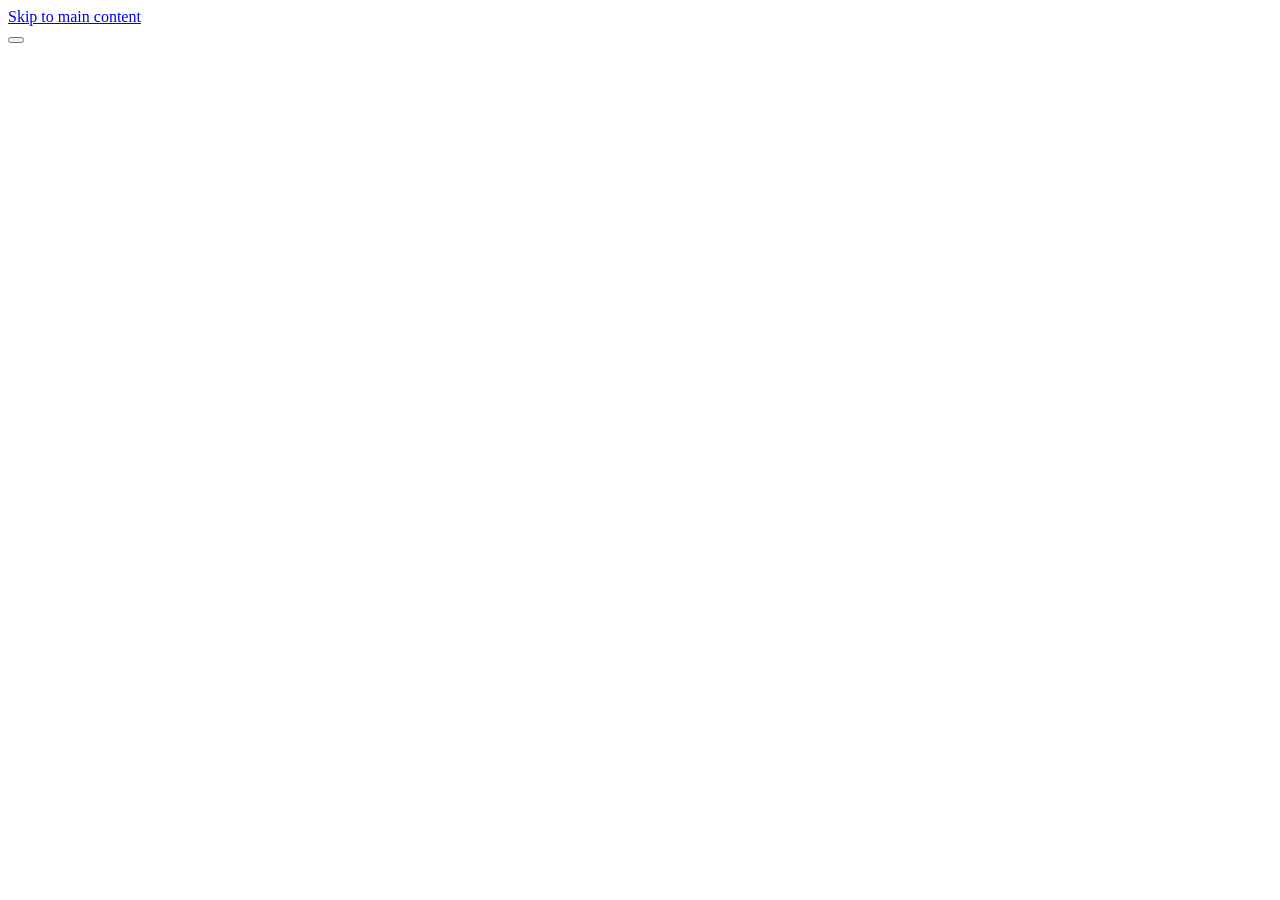
<file: src/template.html>
<!doctype html>
<html lang="en" data-theme="light" data-theme-pref="system">
<head>
  <meta charset="utf-8">
  <meta name="viewport" content="width=device-width, initial-scale=1, viewport-fit=cover">
  <meta name="color-scheme" content="light dark">
  <meta name="theme-color" content="#0b0c0a">
  <meta name="description" content="HireGameDev — a trusted hiring workspace for game developers and studios.">
  <link rel="icon" href="data:image/svg+xml,%3Csvg xmlns='http://www.w3.org/2000/svg' viewBox='0 0 64 64'%3E%3Crect width='64' height='64' rx='16' fill='%23e8bc05'/%3E%3Cpath d='M18 25h28a9 9 0 0 1 8.6 6.5l2 7.2A5.4 5.4 0 0 1 51.5 45c-1.8 0-3.1-.9-4.3-2.3L43 38H21l-4.2 4.7C15.6 44.1 14.3 45 12.5 45a5.4 5.4 0 0 1-5.2-6.3l2-7.2A9 9 0 0 1 18 25Z' fill='none' stroke='%23171504' stroke-width='4' stroke-linejoin='round'/%3E%3Cpath d='M20 30v7m-3.5-3.5h7M40 31h.01M44 35h.01' stroke='%23171504' stroke-width='4' stroke-linecap='round'/%3E%3C/svg%3E">
  <title>HireGameDev — Game Talent Workspace</title>
  <script>
    (function () {
      try {
        var pref = localStorage.getItem('hgd.themePref') || 'system';
        var media = window.matchMedia('(prefers-color-scheme: dark)');
        var effective = pref === 'system' ? (media.matches ? 'dark' : 'light') : pref;
        document.documentElement.setAttribute('data-theme', effective);
        document.documentElement.setAttribute('data-theme-pref', pref);
      } catch (e) {}
    })();
  </script>
  <style>/*__STYLES__*/</style>
</head>
<body>
  <a class="skip-link" href="#pageRoot">Skip to main content</a>
  <div class="app-shell">
    <aside id="sidebar" class="sidebar" aria-label="Primary navigation"></aside>
    <button id="sidebarBackdrop" class="sidebar-backdrop" type="button" aria-label="Close navigation"></button>
    <div class="main-shell">
      <header id="topbar" class="topbar"></header>
      <main id="pageRoot" class="page-root" tabindex="-1"></main>
    </div>
  </div>
  <div id="modalRoot"></div>
  <div id="toastRoot" class="toast-root" aria-live="polite" aria-atomic="true"></div>
  <div id="tourRoot"></div>
  <noscript>
    <div class="noscript">HireGameDev needs JavaScript enabled to display the workspace.</div>
  </noscript>
  <script>/*__SCRIPTS__*/</script>
</body>
</html>
</file>
